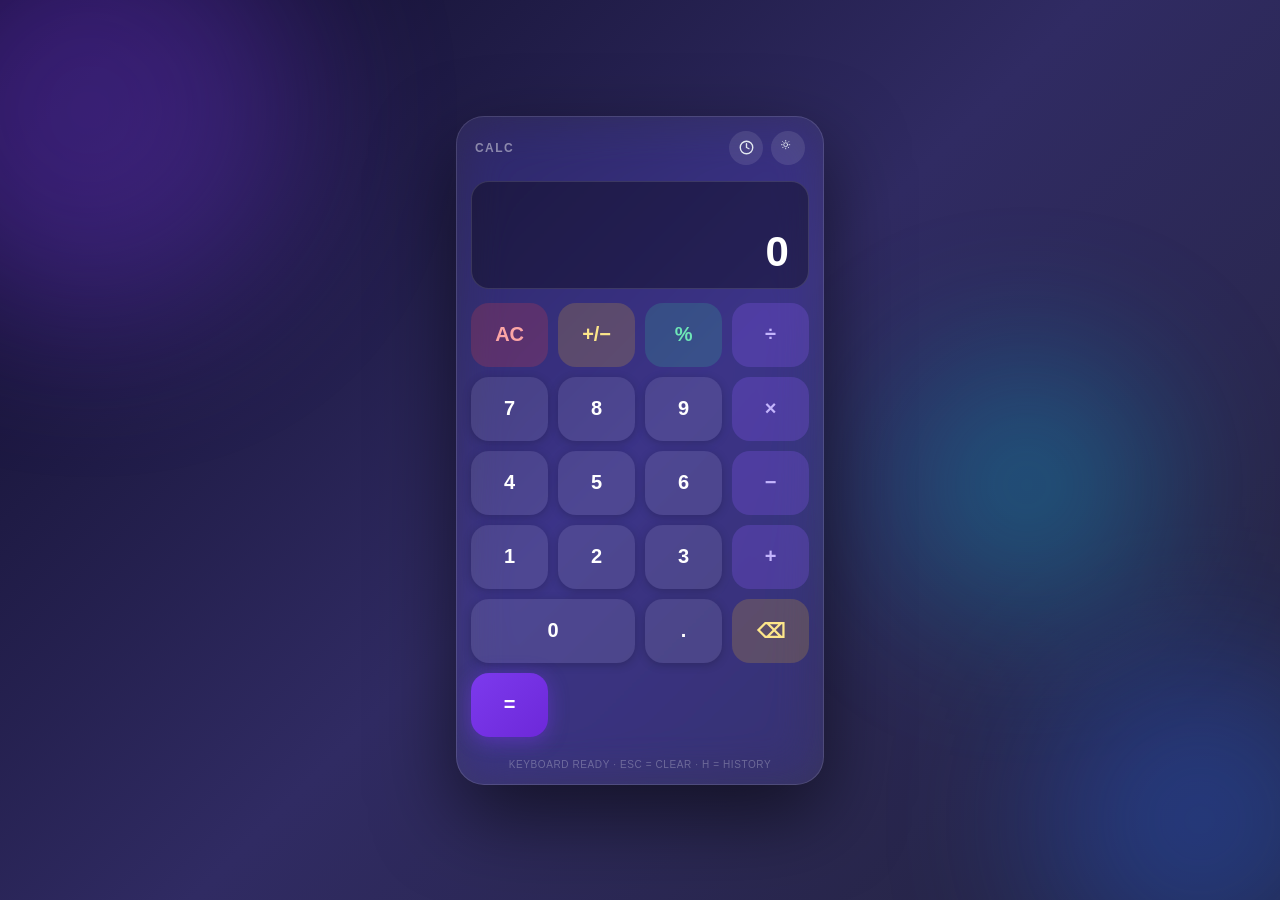
<file: calculator/index.html>
<!DOCTYPE html>
<html lang="en" data-theme="dark">
<head>
  <meta charset="UTF-8" />
  <meta name="viewport" content="width=device-width, initial-scale=1.0" />
  <title>Calculator</title>
  <link rel="stylesheet" href="style.css" />
</head>

<body>

  <!-- Animated Background Orbs -->
  <div class="bg-orbs" aria-hidden="true">
    <div class="orb orb-1"></div>
    <div class="orb orb-2"></div>
    <div class="orb orb-3"></div>
  </div>

  <main class="app" role="main">
    <div class="calc-card">

      <!-- Top Bar -->
      <div class="top-bar">
        <span class="app-title">Calc</span>
        <div class="top-actions">

          <!-- History Toggle Button -->
          <button class="icon-btn" id="hist-toggle-btn" title="History (H)" aria-label="Toggle history">
            <svg width="15" height="15" viewBox="0 0 24 24" fill="none" stroke="currentColor" stroke-width="2.2" stroke-linecap="round" stroke-linejoin="round">
              <circle cx="12" cy="12" r="10"/><polyline points="12 6 12 12 16 14"/>
            </svg>
          </button>

          <!-- Theme Toggle Button -->
          <button class="icon-btn" id="theme-btn" title="Toggle Theme (T)" aria-label="Toggle theme">
            <svg id="theme-icon" width="15" height="15" viewBox="0 0 24 24" fill="none" stroke="currentColor" stroke-width="2.2" stroke-linecap="round" stroke-linejoin="round">
              <circle cx="12" cy="12" r="5"/>
              <line x1="12" y1="1"  x2="12" y2="3"/>
              <line x1="12" y1="21" x2="12" y2="23"/>
              <line x1="4.22"  y1="4.22"  x2="5.64"  y2="5.64"/>
              <line x1="18.36" y1="18.36" x2="19.78" y2="19.78"/>
              <line x1="1"  y1="12" x2="3"  y2="12"/>
              <line x1="21" y1="12" x2="23" y2="12"/>
              <line x1="4.22"  y1="19.78" x2="5.64"  y2="18.36"/>
              <line x1="18.36" y1="5.64"  x2="19.78" y2="4.22"/>
            </svg>
          </button>

        </div>
      </div>

      <!-- History Panel -->
      <div class="history-panel" id="history-panel" aria-live="polite">
        <div class="history-inner">
          <div class="history-header">
            <span class="history-title">History</span>
            <button class="clear-hist-btn" id="clear-hist-btn">Clear all</button>
          </div>
          <div id="history-list">
            <p class="history-empty">No calculations yet</p>
          </div>
        </div>
        <div class="history-spacer"></div>
      </div>

      <!-- Display -->
      <div class="display" id="display-area">
        <button class="copy-btn" id="copy-btn" title="Copy result">Copy</button>
        <div id="expr-display" aria-label="Expression"></div>
        <div id="result-display" aria-label="Result" aria-live="polite">0</div>
      </div>

      <!-- Button Grid -->
      <div class="btn-grid" role="group" aria-label="Calculator buttons">
        <!-- Row 1 -->
        <button class="btn btn-clear" data-action="clear">AC</button>
        <button class="btn btn-neg"   data-action="negate">+/−</button>
        <button class="btn btn-pct"   data-action="percent">%</button>
        <button class="btn btn-op"    data-action="operator" data-value="÷">÷</button>
        <!-- Row 2 -->
        <button class="btn btn-num"   data-action="digit" data-value="7">7</button>
        <button class="btn btn-num"   data-action="digit" data-value="8">8</button>
        <button class="btn btn-num"   data-action="digit" data-value="9">9</button>
        <button class="btn btn-op"    data-action="operator" data-value="×">×</button>
        <!-- Row 3 -->
        <button class="btn btn-num"   data-action="digit" data-value="4">4</button>
        <button class="btn btn-num"   data-action="digit" data-value="5">5</button>
        <button class="btn btn-num"   data-action="digit" data-value="6">6</button>
        <button class="btn btn-op"    data-action="operator" data-value="−">−</button>
        <!-- Row 4 -->
        <button class="btn btn-num"   data-action="digit" data-value="1">1</button>
        <button class="btn btn-num"   data-action="digit" data-value="2">2</button>
        <button class="btn btn-num"   data-action="digit" data-value="3">3</button>
        <button class="btn btn-op"    data-action="operator" data-value="+">+</button>
        <!-- Row 5 -->
        <button class="btn btn-num btn-zero" data-action="digit" data-value="0">0</button>
        <button class="btn btn-num"   data-action="decimal">.</button>
        <button class="btn btn-del"   data-action="delete">⌫</button>
        <button class="btn btn-eq"    data-action="equals">=</button>
      </div>

      <!-- Footer -->
      <div class="footer">KEYBOARD READY · ESC = CLEAR · H = HISTORY</div>

    </div><!-- .calc-card -->
  </main>

  <!-- Toast Notification -->
  <div class="toast" id="toast" role="alert" aria-live="assertive"></div>

  <script src="script.js"></script>
</body>
</html>
</file>
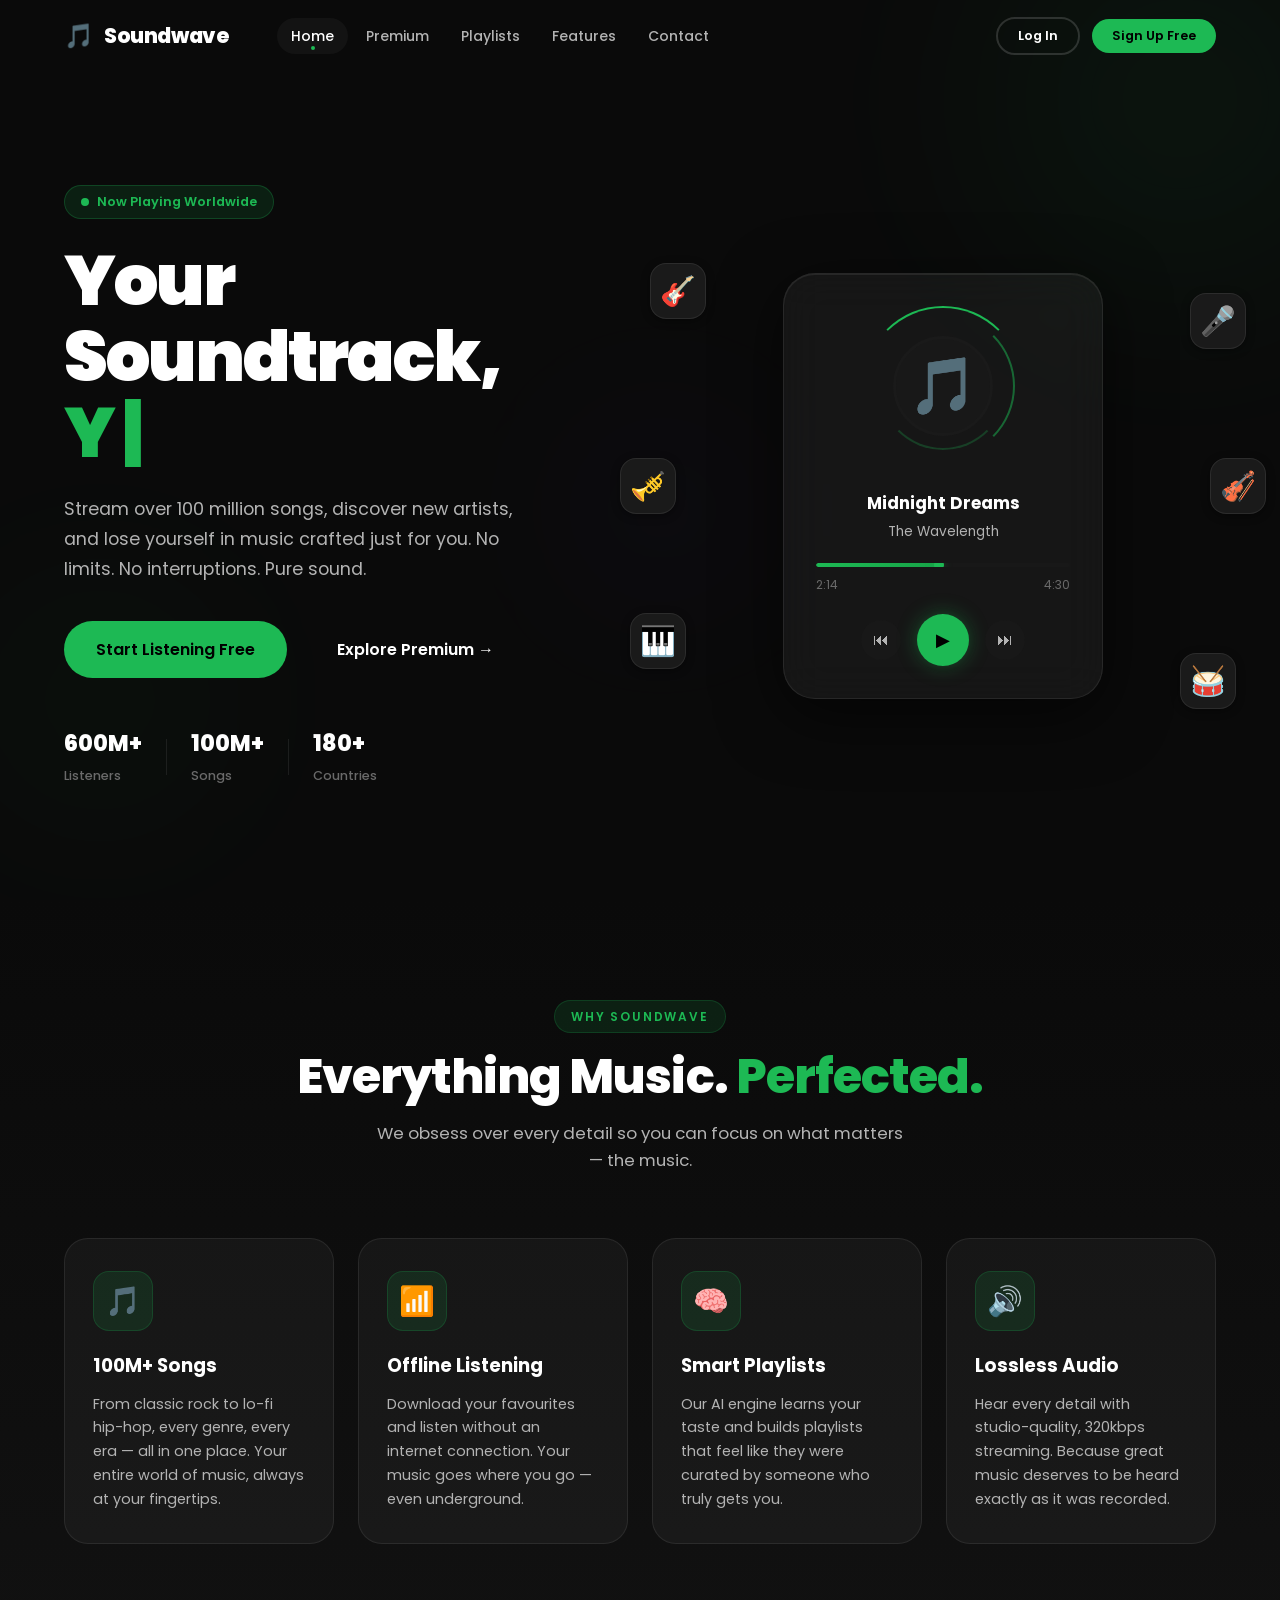
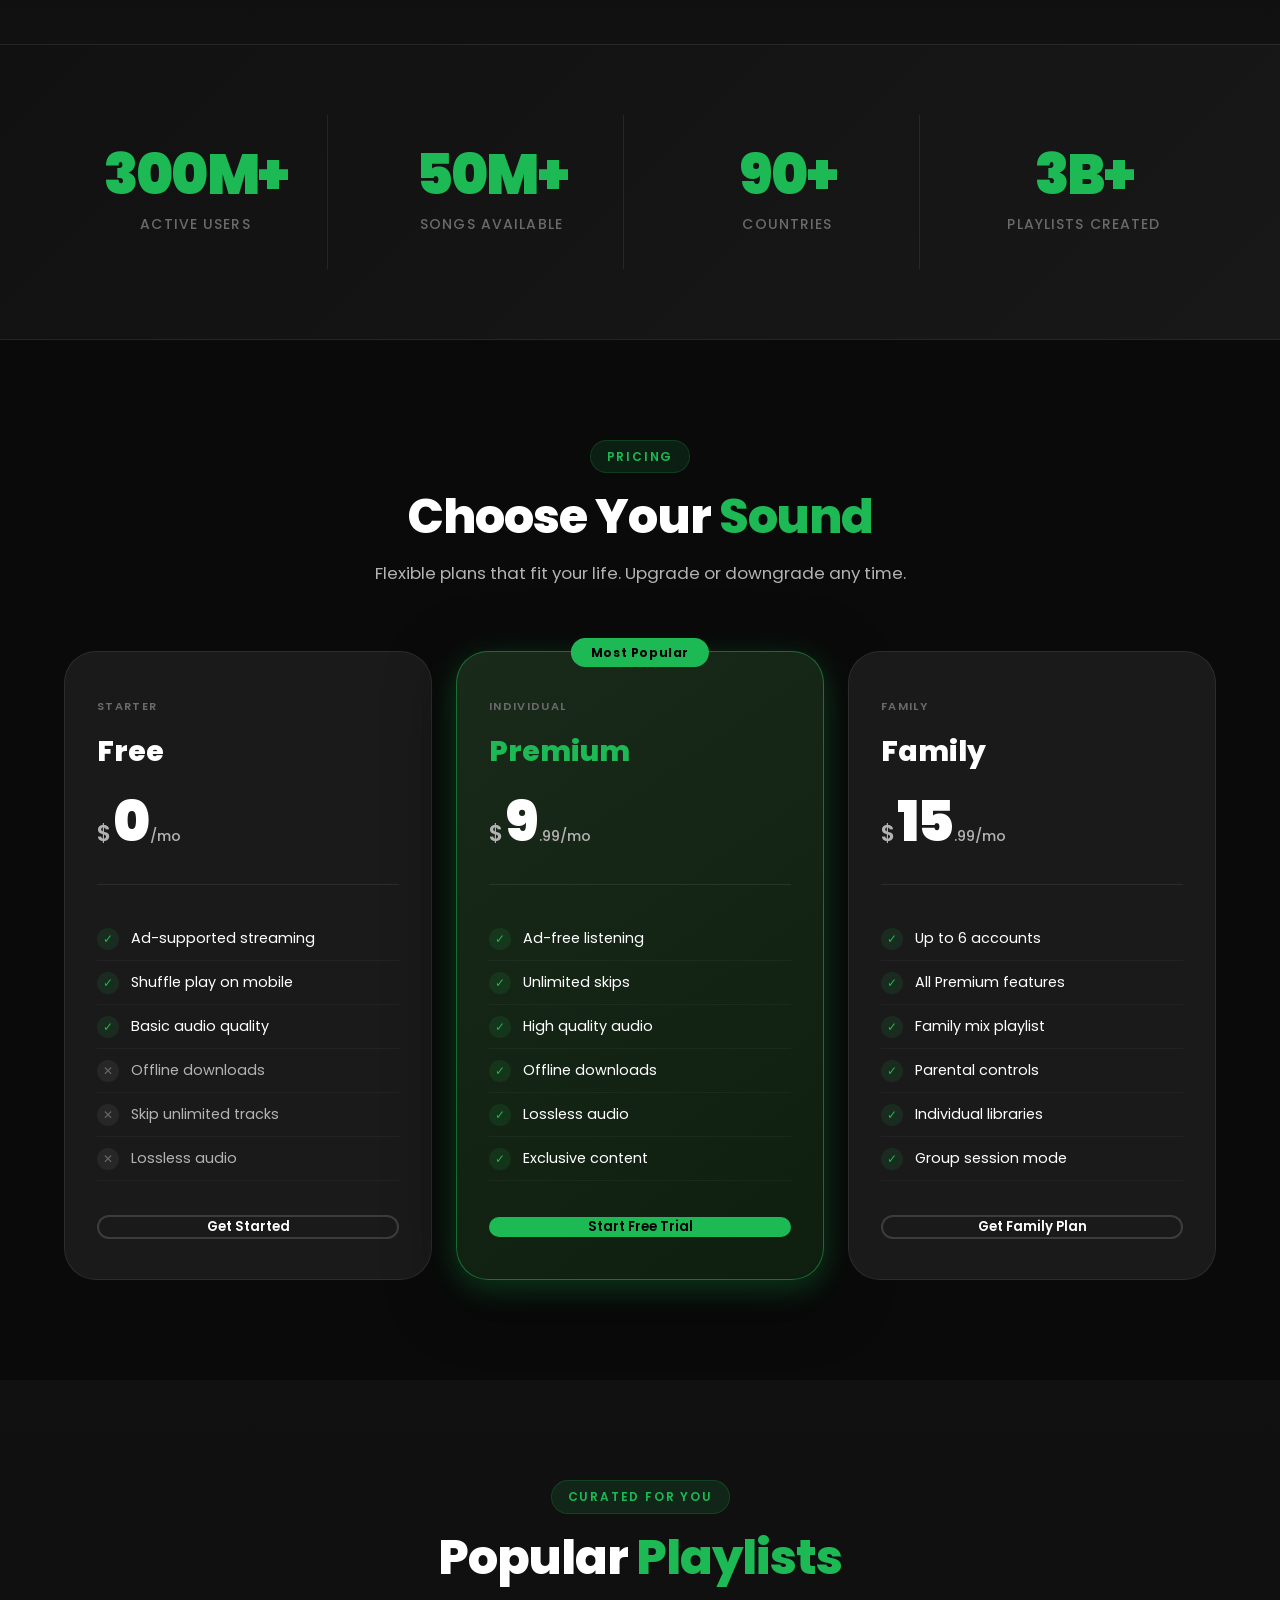
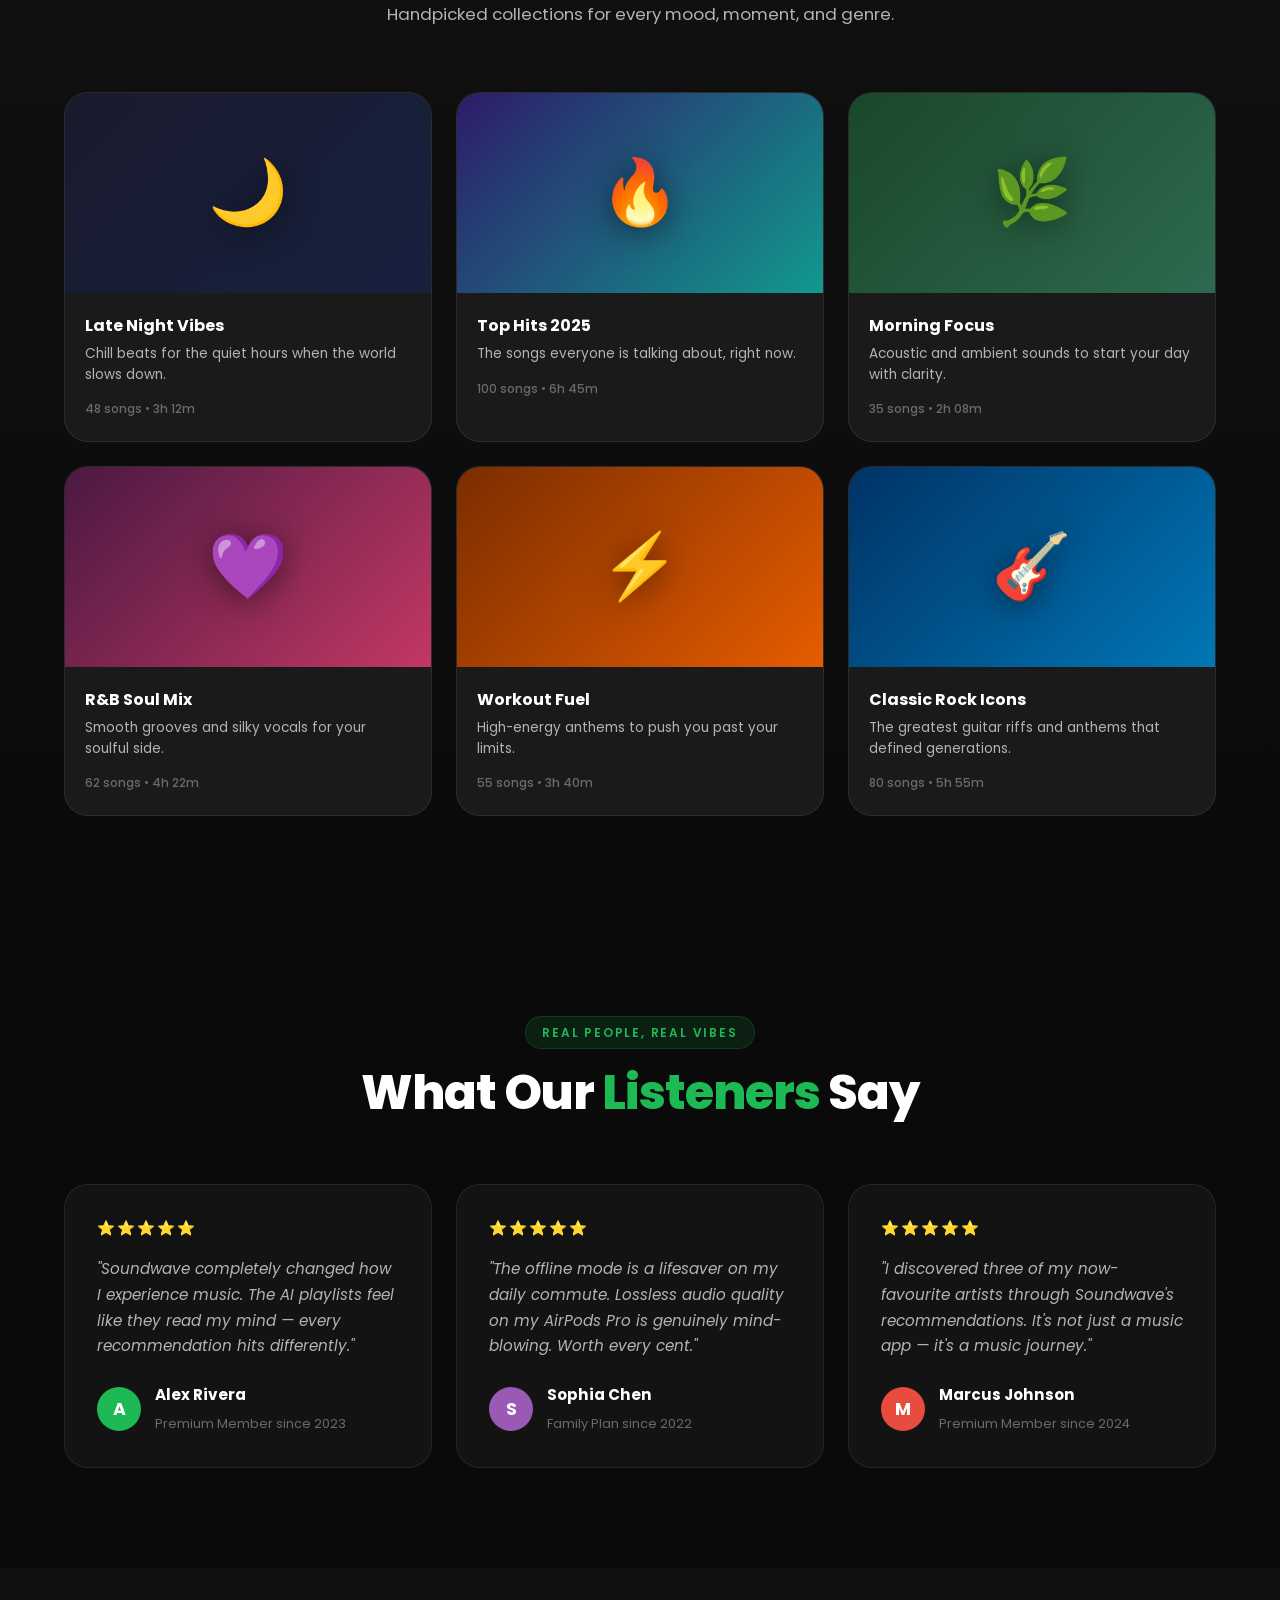
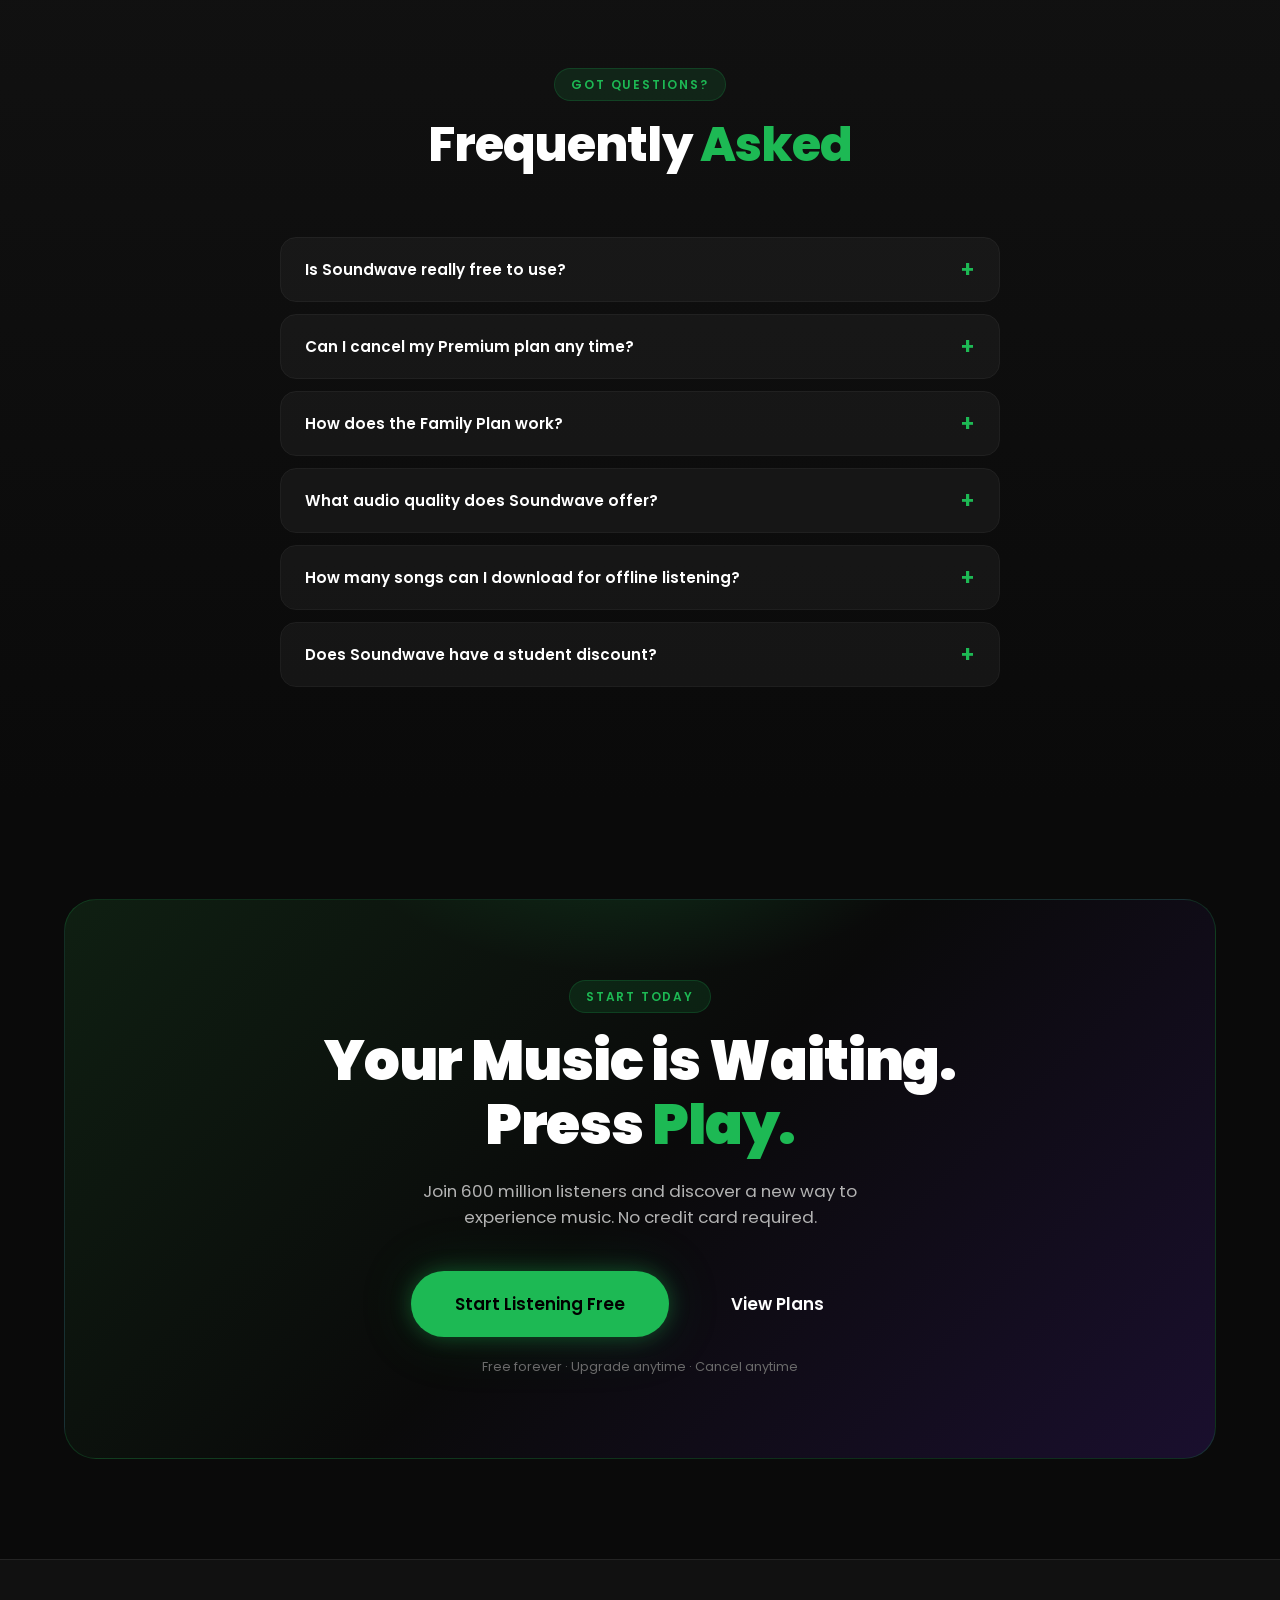
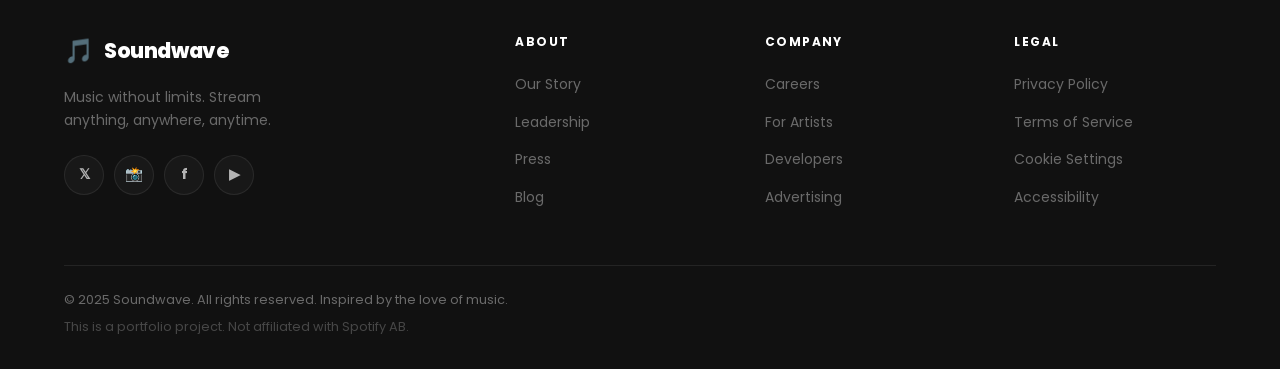
<file: landing page/index.html>
<!DOCTYPE html>
<html lang="en">
<head>
  <meta charset="UTF-8" />
  <meta name="viewport" content="width=device-width, initial-scale=1.0" />
  <title>Soundwave — Music Without Limits</title>
  <link rel="preconnect" href="https://fonts.googleapis.com" />
  <link rel="preconnect" href="https://fonts.gstatic.com" crossorigin />
  <link href="https://fonts.googleapis.com/css2?family=Poppins:wght@300;400;500;600;700;800;900&display=swap" rel="stylesheet" />
  <link rel="stylesheet" href="style.css" />
</head>
<body>

  <!-- ===== LOADING SCREEN ===== -->
  <div id="loading-screen" class="loading-screen">
    <div class="loader-content">
      <div class="loader-logo">
        <span class="loader-icon">🎵</span>
        <span class="loader-brand">Soundwave</span>
      </div>
      <div class="loader-bar-wrap">
        <div class="loader-bar"></div>
      </div>
    </div>
  </div>

  <!-- ===== SCROLL PROGRESS INDICATOR ===== -->
  <div id="scroll-progress" class="scroll-progress"></div>

  <!-- ===== NAVIGATION ===== -->
  <nav id="navbar" class="navbar">
    <div class="nav-container">

      <!-- Logo -->
      <a href="#home" class="nav-logo">
        <span class="nav-logo-icon">🎵</span>
        <span class="nav-logo-text">Soundwave</span>
      </a>

      <!-- Desktop Nav Links -->
      <ul class="nav-links" id="nav-links">
        <li><a href="#home" class="nav-link active">Home</a></li>
        <li><a href="#premium" class="nav-link">Premium</a></li>
        <li><a href="#playlists" class="nav-link">Playlists</a></li>
        <li><a href="#features" class="nav-link">Features</a></li>
        <li><a href="#contact" class="nav-link">Contact</a></li>
      </ul>

      <!-- Nav Right -->
      <div class="nav-right">
        <button class="btn btn-outline btn-sm">Log In</button>
        <button class="btn btn-primary btn-sm">Sign Up Free</button>
      </div>

      <!-- Hamburger Menu -->
      <button class="hamburger" id="hamburger" aria-label="Toggle menu">
        <span class="bar"></span>
        <span class="bar"></span>
        <span class="bar"></span>
      </button>

    </div>
  </nav>

  <!-- ===== HERO SECTION ===== -->
  <section id="home" class="hero">
    <div class="hero-bg-shapes">
      <div class="shape shape-1"></div>
      <div class="shape shape-2"></div>
      <div class="shape shape-3"></div>
    </div>

    <div class="hero-container">
      <!-- Text Content -->
      <div class="hero-content fade-in">
        <div class="hero-badge">
          <span class="badge-dot"></span>
          <span>Now Playing Worldwide</span>
        </div>

        <h1 class="hero-heading">
          Your Soundtrack,<br />
          <span class="typed-text" id="typed-text"></span>
          <span class="typed-cursor">|</span>
        </h1>

        <p class="hero-desc">
          Stream over 100 million songs, discover new artists, and lose yourself in music crafted just for you. No limits. No interruptions. Pure sound.
        </p>

        <div class="hero-actions">
          <button class="btn btn-primary btn-lg ripple">Start Listening Free</button>
          <button class="btn btn-ghost btn-lg">Explore Premium →</button>
        </div>

        <div class="hero-stats">
          <div class="hero-stat">
            <strong>600M+</strong>
            <span>Listeners</span>
          </div>
          <div class="stat-divider"></div>
          <div class="hero-stat">
            <strong>100M+</strong>
            <span>Songs</span>
          </div>
          <div class="stat-divider"></div>
          <div class="hero-stat">
            <strong>180+</strong>
            <span>Countries</span>
          </div>
        </div>
      </div>

      <!-- Hero Visual -->
      <div class="hero-visual fade-in delay-300">
        <div class="player-card">
          <div class="player-album">
            <div class="album-art">
              <div class="album-rings">
                <div class="ring ring-1"></div>
                <div class="ring ring-2"></div>
                <div class="ring ring-3"></div>
              </div>
              <div class="album-center">🎵</div>
            </div>
          </div>
          <div class="player-info">
            <p class="player-track">Midnight Dreams</p>
            <p class="player-artist">The Wavelength</p>
          </div>
          <div class="player-progress">
            <div class="progress-bar">
              <div class="progress-fill"></div>
            </div>
            <div class="progress-times">
              <span>2:14</span>
              <span>4:30</span>
            </div>
          </div>
          <div class="player-controls">
            <button class="ctrl-btn">⏮</button>
            <button class="ctrl-btn ctrl-play">▶</button>
            <button class="ctrl-btn">⏭</button>
          </div>
        </div>

        <!-- Floating music icons -->
        <div class="float-icon float-1">🎸</div>
        <div class="float-icon float-2">🎤</div>
        <div class="float-icon float-3">🎹</div>
        <div class="float-icon float-4">🥁</div>
        <div class="float-icon float-5">🎺</div>
        <div class="float-icon float-6">🎻</div>
      </div>
    </div>
  </section>

  <!-- ===== FEATURES SECTION ===== -->
  <section id="features" class="section features">
    <div class="container">
      <div class="section-header fade-in">
        <span class="section-label">Why Soundwave</span>
        <h2 class="section-title">Everything Music. <span class="text-accent">Perfected.</span></h2>
        <p class="section-desc">We obsess over every detail so you can focus on what matters — the music.</p>
      </div>

      <div class="features-grid">

        <div class="feature-card fade-in delay-100">
          <div class="feature-icon-wrap">
            <span class="feature-icon">🎵</span>
          </div>
          <h3 class="feature-title">100M+ Songs</h3>
          <p class="feature-desc">From classic rock to lo-fi hip-hop, every genre, every era — all in one place. Your entire world of music, always at your fingertips.</p>
        </div>

        <div class="feature-card fade-in delay-200">
          <div class="feature-icon-wrap">
            <span class="feature-icon">📶</span>
          </div>
          <h3 class="feature-title">Offline Listening</h3>
          <p class="feature-desc">Download your favourites and listen without an internet connection. Your music goes where you go — even underground.</p>
        </div>

        <div class="feature-card fade-in delay-300">
          <div class="feature-icon-wrap">
            <span class="feature-icon">🧠</span>
          </div>
          <h3 class="feature-title">Smart Playlists</h3>
          <p class="feature-desc">Our AI engine learns your taste and builds playlists that feel like they were curated by someone who truly gets you.</p>
        </div>

        <div class="feature-card fade-in delay-400">
          <div class="feature-icon-wrap">
            <span class="feature-icon">🔊</span>
          </div>
          <h3 class="feature-title">Lossless Audio</h3>
          <p class="feature-desc">Hear every detail with studio-quality, 320kbps streaming. Because great music deserves to be heard exactly as it was recorded.</p>
        </div>

      </div>
    </div>
  </section>

  <!-- ===== STATISTICS SECTION ===== -->
  <section class="section stats-section">
    <div class="container">
      <div class="stats-grid">
        <div class="stat-card fade-in">
          <span class="stat-number" data-target="600" data-suffix="M+">0</span>
          <span class="stat-label">Active Users</span>
        </div>
        <div class="stat-card fade-in delay-100">
          <span class="stat-number" data-target="100" data-suffix="M+">0</span>
          <span class="stat-label">Songs Available</span>
        </div>
        <div class="stat-card fade-in delay-200">
          <span class="stat-number" data-target="180" data-suffix="+">0</span>
          <span class="stat-label">Countries</span>
        </div>
        <div class="stat-card fade-in delay-300">
          <span class="stat-number" data-target="5" data-suffix="B+">0</span>
          <span class="stat-label">Playlists Created</span>
        </div>
      </div>
    </div>
  </section>

  <!-- ===== PREMIUM PLANS SECTION ===== -->
  <section id="premium" class="section premium-section">
    <div class="container">
      <div class="section-header fade-in">
        <span class="section-label">Pricing</span>
        <h2 class="section-title">Choose Your <span class="text-accent">Sound</span></h2>
        <p class="section-desc">Flexible plans that fit your life. Upgrade or downgrade any time.</p>
      </div>

      <div class="plans-grid">

        <!-- Free Plan -->
        <div class="plan-card fade-in delay-100">
          <div class="plan-header">
            <span class="plan-badge">Starter</span>
            <h3 class="plan-name">Free</h3>
            <div class="plan-price">
              <span class="price-currency">$</span>
              <span class="price-amount">0</span>
              <span class="price-period">/mo</span>
            </div>
          </div>
          <ul class="plan-features">
            <li class="plan-feature plan-feature--yes">Ad-supported streaming</li>
            <li class="plan-feature plan-feature--yes">Shuffle play on mobile</li>
            <li class="plan-feature plan-feature--yes">Basic audio quality</li>
            <li class="plan-feature plan-feature--no">Offline downloads</li>
            <li class="plan-feature plan-feature--no">Skip unlimited tracks</li>
            <li class="plan-feature plan-feature--no">Lossless audio</li>
          </ul>
          <button class="btn btn-outline btn-full ripple">Get Started</button>
        </div>

        <!-- Individual Premium (highlighted) -->
        <div class="plan-card plan-card--featured fade-in delay-200">
          <div class="plan-popular-badge">Most Popular</div>
          <div class="plan-header">
            <span class="plan-badge">Individual</span>
            <h3 class="plan-name">Premium</h3>
            <div class="plan-price">
              <span class="price-currency">$</span>
              <span class="price-amount">9</span>
              <span class="price-period">.99/mo</span>
            </div>
          </div>
          <ul class="plan-features">
            <li class="plan-feature plan-feature--yes">Ad-free listening</li>
            <li class="plan-feature plan-feature--yes">Unlimited skips</li>
            <li class="plan-feature plan-feature--yes">High quality audio</li>
            <li class="plan-feature plan-feature--yes">Offline downloads</li>
            <li class="plan-feature plan-feature--yes">Lossless audio</li>
            <li class="plan-feature plan-feature--yes">Exclusive content</li>
          </ul>
          <button class="btn btn-primary btn-full ripple">Start Free Trial</button>
        </div>

        <!-- Family Plan -->
        <div class="plan-card fade-in delay-300">
          <div class="plan-header">
            <span class="plan-badge">Family</span>
            <h3 class="plan-name">Family</h3>
            <div class="plan-price">
              <span class="price-currency">$</span>
              <span class="price-amount">15</span>
              <span class="price-period">.99/mo</span>
            </div>
          </div>
          <ul class="plan-features">
            <li class="plan-feature plan-feature--yes">Up to 6 accounts</li>
            <li class="plan-feature plan-feature--yes">All Premium features</li>
            <li class="plan-feature plan-feature--yes">Family mix playlist</li>
            <li class="plan-feature plan-feature--yes">Parental controls</li>
            <li class="plan-feature plan-feature--yes">Individual libraries</li>
            <li class="plan-feature plan-feature--yes">Group session mode</li>
          </ul>
          <button class="btn btn-outline btn-full ripple">Get Family Plan</button>
        </div>

      </div>
    </div>
  </section>

  <!-- ===== PLAYLISTS SECTION ===== -->
  <section id="playlists" class="section playlists-section">
    <div class="container">
      <div class="section-header fade-in">
        <span class="section-label">Curated for You</span>
        <h2 class="section-title">Popular <span class="text-accent">Playlists</span></h2>
        <p class="section-desc">Handpicked collections for every mood, moment, and genre.</p>
      </div>

      <div class="playlists-grid">

        <div class="playlist-card fade-in delay-100">
          <div class="playlist-cover" style="--cover-color: #1a1a2e; --cover-color2: #16213e;">
            <div class="playlist-cover-art">🌙</div>
            <div class="playlist-play-btn">▶</div>
          </div>
          <div class="playlist-info">
            <h4 class="playlist-title">Late Night Vibes</h4>
            <p class="playlist-desc">Chill beats for the quiet hours when the world slows down.</p>
            <span class="playlist-meta">48 songs • 3h 12m</span>
          </div>
        </div>

        <div class="playlist-card fade-in delay-150">
          <div class="playlist-cover" style="--cover-color: #2d1b69; --cover-color2: #11998e;">
            <div class="playlist-cover-art">🔥</div>
            <div class="playlist-play-btn">▶</div>
          </div>
          <div class="playlist-info">
            <h4 class="playlist-title">Top Hits 2025</h4>
            <p class="playlist-desc">The songs everyone is talking about, right now.</p>
            <span class="playlist-meta">100 songs • 6h 45m</span>
          </div>
        </div>

        <div class="playlist-card fade-in delay-200">
          <div class="playlist-cover" style="--cover-color: #1a472a; --cover-color2: #2d6a4f;">
            <div class="playlist-cover-art">🌿</div>
            <div class="playlist-play-btn">▶</div>
          </div>
          <div class="playlist-info">
            <h4 class="playlist-title">Morning Focus</h4>
            <p class="playlist-desc">Acoustic and ambient sounds to start your day with clarity.</p>
            <span class="playlist-meta">35 songs • 2h 08m</span>
          </div>
        </div>

        <div class="playlist-card fade-in delay-250">
          <div class="playlist-cover" style="--cover-color: #4a1942; --cover-color2: #c33764;">
            <div class="playlist-cover-art">💜</div>
            <div class="playlist-play-btn">▶</div>
          </div>
          <div class="playlist-info">
            <h4 class="playlist-title">R&B Soul Mix</h4>
            <p class="playlist-desc">Smooth grooves and silky vocals for your soulful side.</p>
            <span class="playlist-meta">62 songs • 4h 22m</span>
          </div>
        </div>

        <div class="playlist-card fade-in delay-300">
          <div class="playlist-cover" style="--cover-color: #7b2d00; --cover-color2: #e65c00;">
            <div class="playlist-cover-art">⚡</div>
            <div class="playlist-play-btn">▶</div>
          </div>
          <div class="playlist-info">
            <h4 class="playlist-title">Workout Fuel</h4>
            <p class="playlist-desc">High-energy anthems to push you past your limits.</p>
            <span class="playlist-meta">55 songs • 3h 40m</span>
          </div>
        </div>

        <div class="playlist-card fade-in delay-350">
          <div class="playlist-cover" style="--cover-color: #003366; --cover-color2: #0077b6;">
            <div class="playlist-cover-art">🎸</div>
            <div class="playlist-play-btn">▶</div>
          </div>
          <div class="playlist-info">
            <h4 class="playlist-title">Classic Rock Icons</h4>
            <p class="playlist-desc">The greatest guitar riffs and anthems that defined generations.</p>
            <span class="playlist-meta">80 songs • 5h 55m</span>
          </div>
        </div>

      </div>
    </div>
  </section>

  <!-- ===== TESTIMONIALS SECTION ===== -->
  <section class="section testimonials-section">
    <div class="container">
      <div class="section-header fade-in">
        <span class="section-label">Real People, Real Vibes</span>
        <h2 class="section-title">What Our <span class="text-accent">Listeners</span> Say</h2>
      </div>

      <div class="testimonials-grid">

        <div class="testimonial-card fade-in delay-100">
          <div class="testimonial-rating">⭐⭐⭐⭐⭐</div>
          <p class="testimonial-text">"Soundwave completely changed how I experience music. The AI playlists feel like they read my mind — every recommendation hits differently."</p>
          <div class="testimonial-author">
            <div class="author-avatar" style="--avatar-bg: #1DB954;">A</div>
            <div class="author-info">
              <strong>Alex Rivera</strong>
              <span>Premium Member since 2023</span>
            </div>
          </div>
        </div>

        <div class="testimonial-card fade-in delay-200">
          <div class="testimonial-rating">⭐⭐⭐⭐⭐</div>
          <p class="testimonial-text">"The offline mode is a lifesaver on my daily commute. Lossless audio quality on my AirPods Pro is genuinely mind-blowing. Worth every cent."</p>
          <div class="testimonial-author">
            <div class="author-avatar" style="--avatar-bg: #9b59b6;">S</div>
            <div class="author-info">
              <strong>Sophia Chen</strong>
              <span>Family Plan since 2022</span>
            </div>
          </div>
        </div>

        <div class="testimonial-card fade-in delay-300">
          <div class="testimonial-rating">⭐⭐⭐⭐⭐</div>
          <p class="testimonial-text">"I discovered three of my now-favourite artists through Soundwave's recommendations. It's not just a music app — it's a music journey."</p>
          <div class="testimonial-author">
            <div class="author-avatar" style="--avatar-bg: #e74c3c;">M</div>
            <div class="author-info">
              <strong>Marcus Johnson</strong>
              <span>Premium Member since 2024</span>
            </div>
          </div>
        </div>

      </div>
    </div>
  </section>

  <!-- ===== FAQ SECTION ===== -->
  <section id="contact" class="section faq-section">
    <div class="container">
      <div class="section-header fade-in">
        <span class="section-label">Got Questions?</span>
        <h2 class="section-title">Frequently <span class="text-accent">Asked</span></h2>
      </div>

      <div class="faq-list fade-in delay-100">

        <div class="faq-item">
          <button class="faq-question">
            <span>Is Soundwave really free to use?</span>
            <span class="faq-icon">+</span>
          </button>
          <div class="faq-answer">
            <p>Yes! The free tier gives you access to the full music library with ad-supported streaming. You can listen on any device, discover new music, and follow artists — completely free. Upgrade to Premium any time to remove ads and unlock all features.</p>
          </div>
        </div>

        <div class="faq-item">
          <button class="faq-question">
            <span>Can I cancel my Premium plan any time?</span>
            <span class="faq-icon">+</span>
          </button>
          <div class="faq-answer">
            <p>Absolutely. There are no long-term contracts or cancellation fees. You can cancel your subscription at any time from your account settings, and you'll keep your Premium benefits until the end of your billing period.</p>
          </div>
        </div>

        <div class="faq-item">
          <button class="faq-question">
            <span>How does the Family Plan work?</span>
            <span class="faq-icon">+</span>
          </button>
          <div class="faq-answer">
            <p>The Family Plan supports up to 6 individual accounts, each with their own library, playlists, and personalised recommendations. All accounts must reside at the same address. Each member gets full Premium features independently.</p>
          </div>
        </div>

        <div class="faq-item">
          <button class="faq-question">
            <span>What audio quality does Soundwave offer?</span>
            <span class="faq-icon">+</span>
          </button>
          <div class="faq-answer">
            <p>Free users get standard quality (128kbps). Premium subscribers enjoy high quality (320kbps AAC) and Lossless Audio (FLAC, up to 24-bit/192kHz) on supported devices. We also offer Spatial Audio on compatible headphones.</p>
          </div>
        </div>

        <div class="faq-item">
          <button class="faq-question">
            <span>How many songs can I download for offline listening?</span>
            <span class="faq-icon">+</span>
          </button>
          <div class="faq-answer">
            <p>Premium subscribers can download up to 10,000 songs per device, across up to 5 devices. Downloads stay available as long as your Premium subscription is active. We store them securely on your device so you own your listening experience.</p>
          </div>
        </div>

        <div class="faq-item">
          <button class="faq-question">
            <span>Does Soundwave have a student discount?</span>
            <span class="faq-icon">+</span>
          </button>
          <div class="faq-answer">
            <p>Yes! Verified students get Premium for just $4.99/month — that's 50% off the regular price. Verification is handled through SheerID with your university email address. The discount is renewable annually while you remain enrolled.</p>
          </div>
        </div>

      </div>
    </div>
  </section>

  <!-- ===== CALL TO ACTION SECTION ===== -->
  <section class="section cta-section">
    <div class="container">
      <div class="cta-card fade-in">
        <div class="cta-glow"></div>
        <span class="section-label">Start Today</span>
        <h2 class="cta-heading">Your Music is Waiting.<br />Press <span class="text-accent">Play.</span></h2>
        <p class="cta-desc">Join 600 million listeners and discover a new way to experience music. No credit card required.</p>
        <div class="cta-actions">
          <button class="btn btn-primary btn-xl ripple glow-btn">Start Listening Free</button>
          <button class="btn btn-ghost btn-xl">View Plans</button>
        </div>
        <p class="cta-fine">Free forever · Upgrade anytime · Cancel anytime</p>
      </div>
    </div>
  </section>

  <!-- ===== FOOTER ===== -->
  <footer class="footer">
    <div class="container">
      <div class="footer-grid">

        <!-- Brand Column -->
        <div class="footer-brand">
          <a href="#home" class="nav-logo footer-logo">
            <span class="nav-logo-icon">🎵</span>
            <span class="nav-logo-text">Soundwave</span>
          </a>
          <p class="footer-tagline">Music without limits. Stream anything, anywhere, anytime.</p>
          <div class="footer-socials">
            <a href="#" class="social-btn" aria-label="Twitter">𝕏</a>
            <a href="#" class="social-btn" aria-label="Instagram">📸</a>
            <a href="#" class="social-btn" aria-label="Facebook">f</a>
            <a href="#" class="social-btn" aria-label="YouTube">▶</a>
          </div>
        </div>

        <!-- About Column -->
        <div class="footer-col">
          <h4 class="footer-col-title">About</h4>
          <ul class="footer-links">
            <li><a href="#">Our Story</a></li>
            <li><a href="#">Leadership</a></li>
            <li><a href="#">Press</a></li>
            <li><a href="#">Blog</a></li>
          </ul>
        </div>

        <!-- Company Column -->
        <div class="footer-col">
          <h4 class="footer-col-title">Company</h4>
          <ul class="footer-links">
            <li><a href="#">Careers</a></li>
            <li><a href="#">For Artists</a></li>
            <li><a href="#">Developers</a></li>
            <li><a href="#">Advertising</a></li>
          </ul>
        </div>

        <!-- Legal Column -->
        <div class="footer-col">
          <h4 class="footer-col-title">Legal</h4>
          <ul class="footer-links">
            <li><a href="#">Privacy Policy</a></li>
            <li><a href="#">Terms of Service</a></li>
            <li><a href="#">Cookie Settings</a></li>
            <li><a href="#">Accessibility</a></li>
          </ul>
        </div>

      </div>

      <div class="footer-bottom">
        <p>&copy; 2025 Soundwave. All rights reserved. Inspired by the love of music.</p>
        <p class="footer-disclaimer">This is a portfolio project. Not affiliated with Spotify AB.</p>
      </div>
    </div>
  </footer>

  <!-- ===== BACK TO TOP BUTTON ===== -->
  <button id="back-to-top" class="back-to-top" aria-label="Back to top">↑</button>

  <script src="script.js"></script>
</body>
</html>
</file>
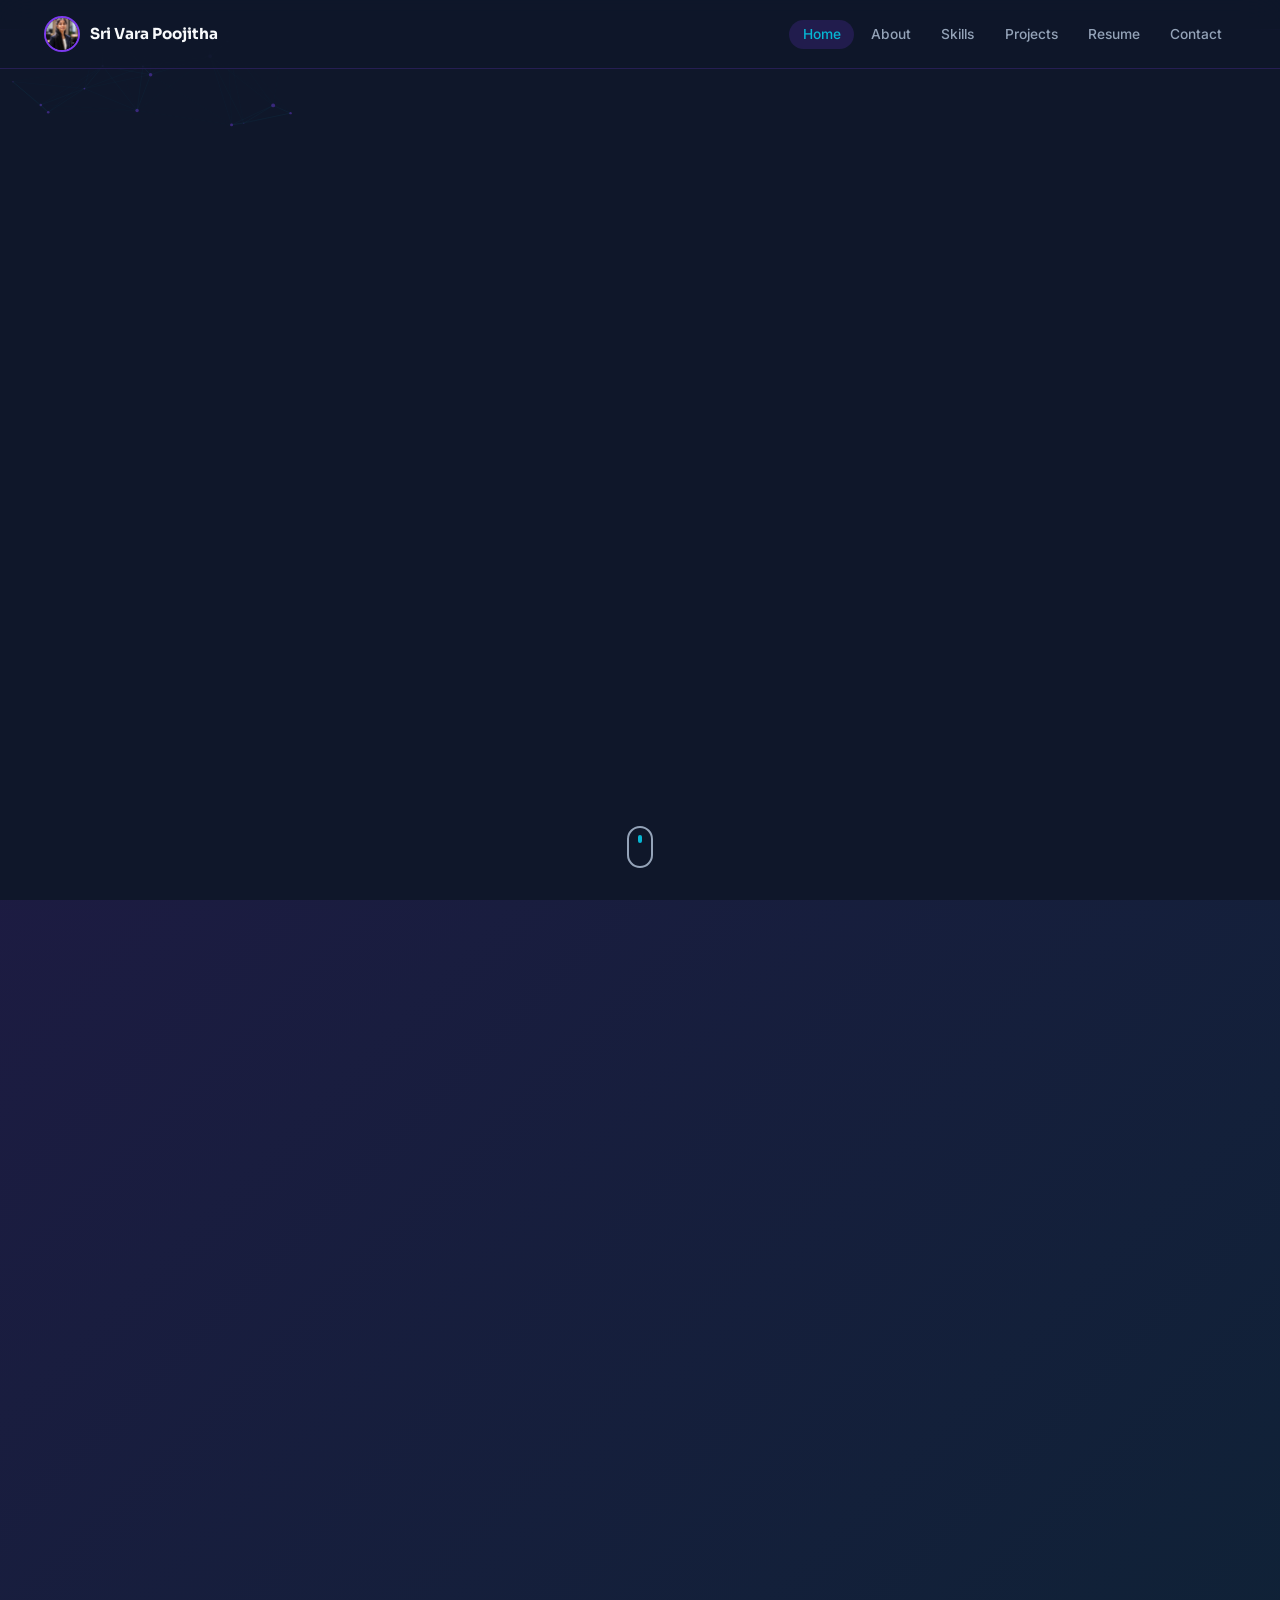
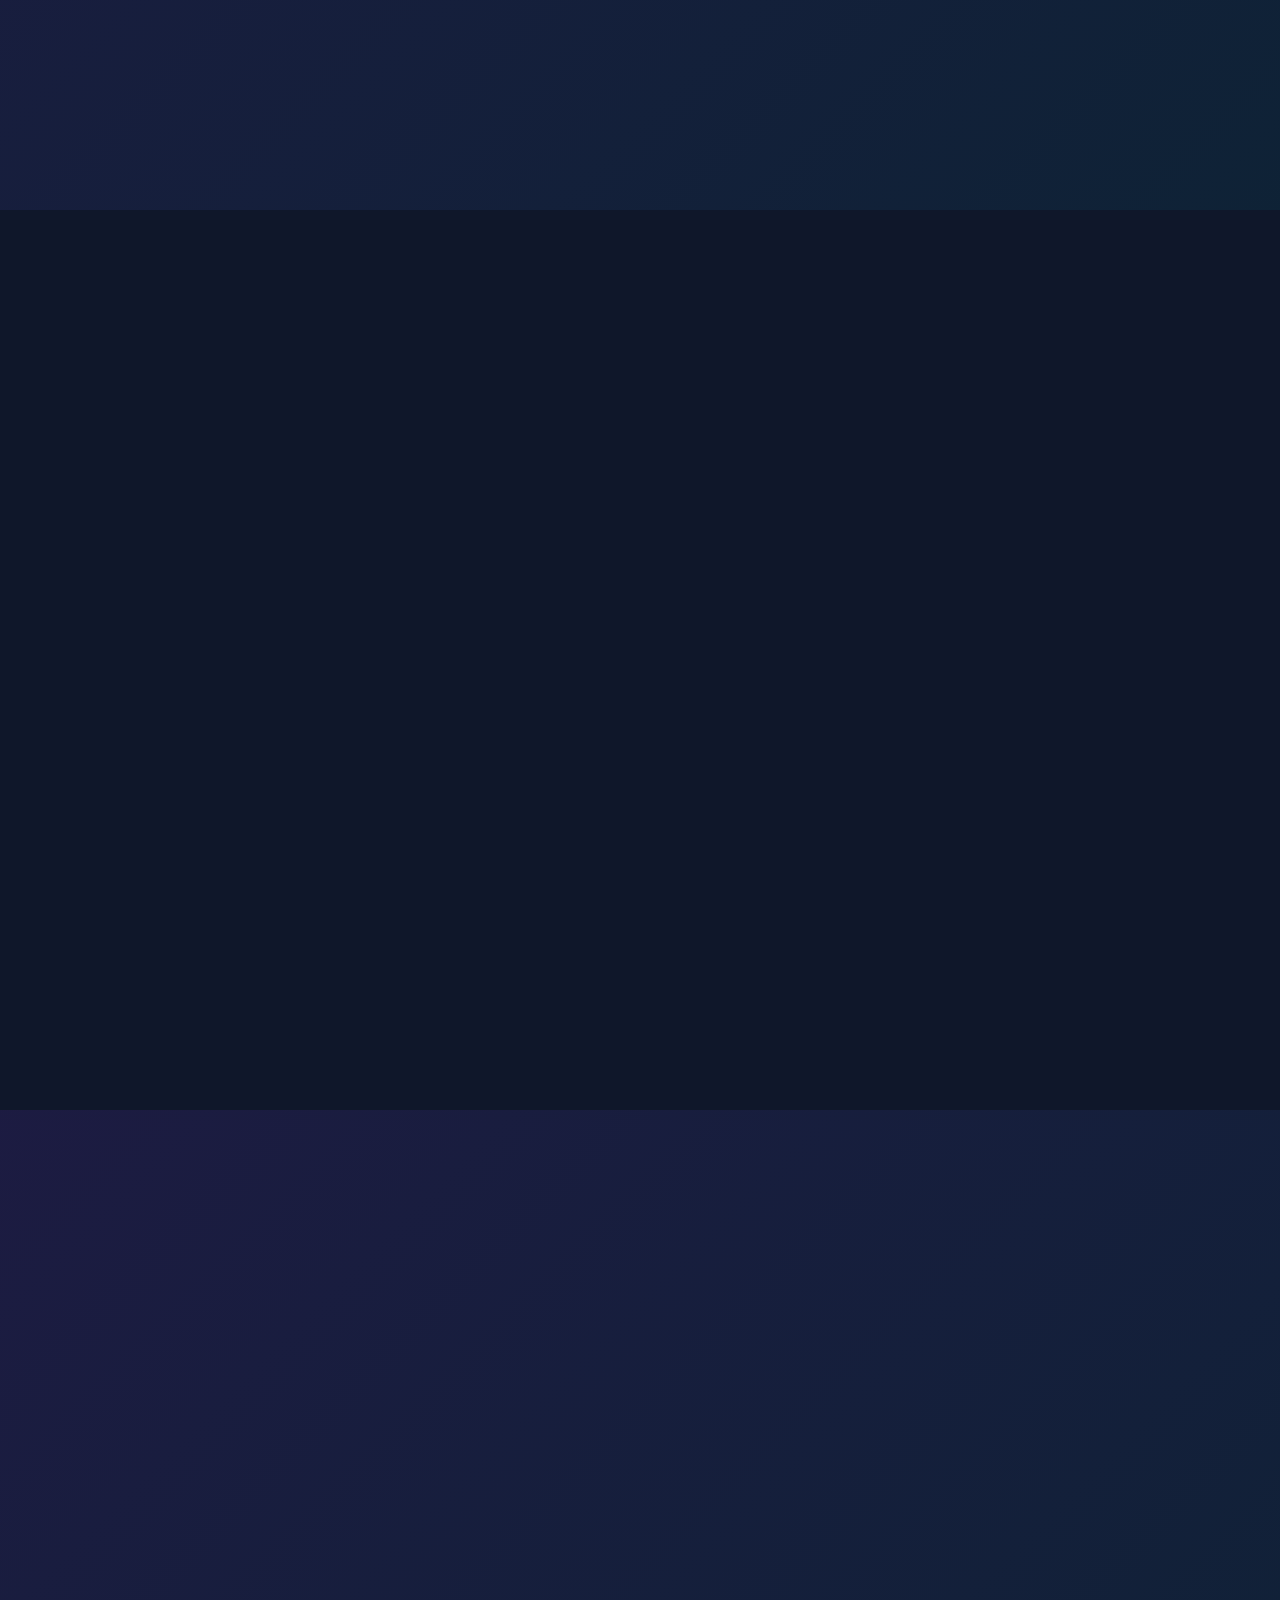
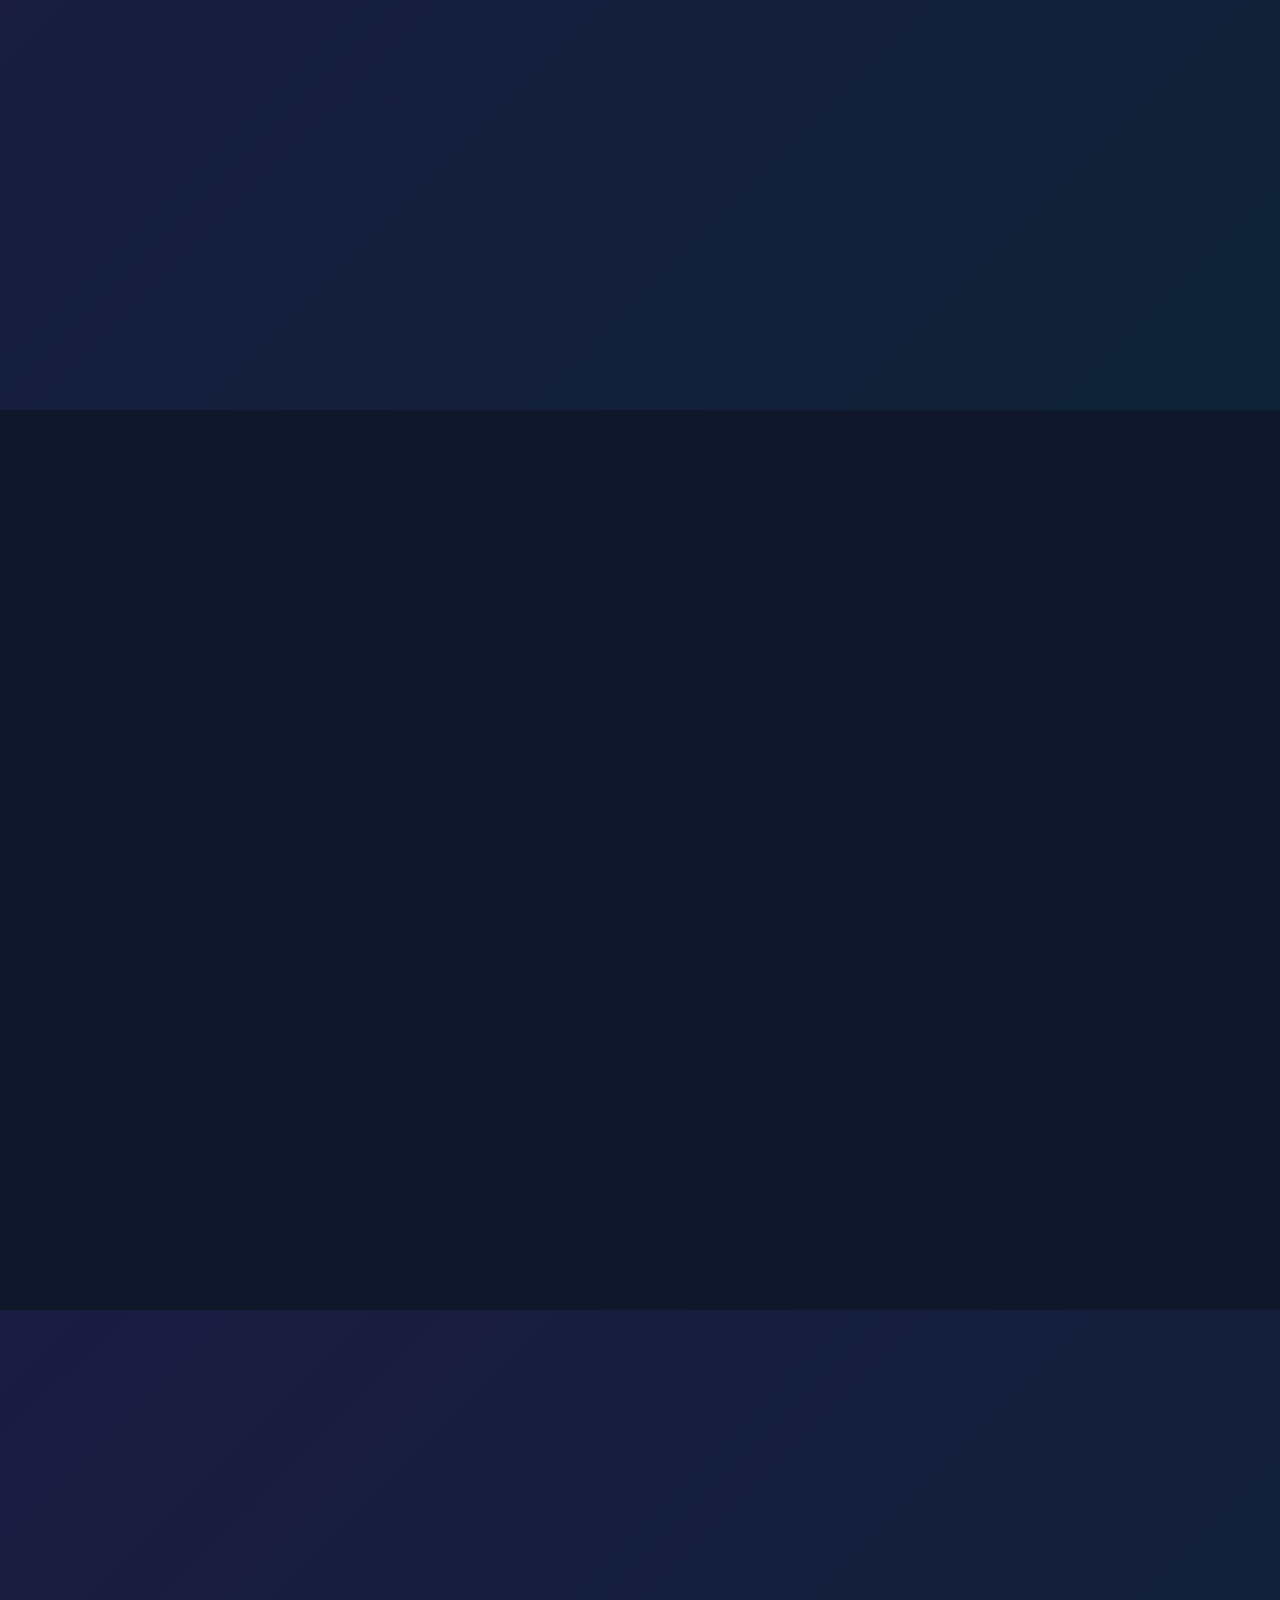
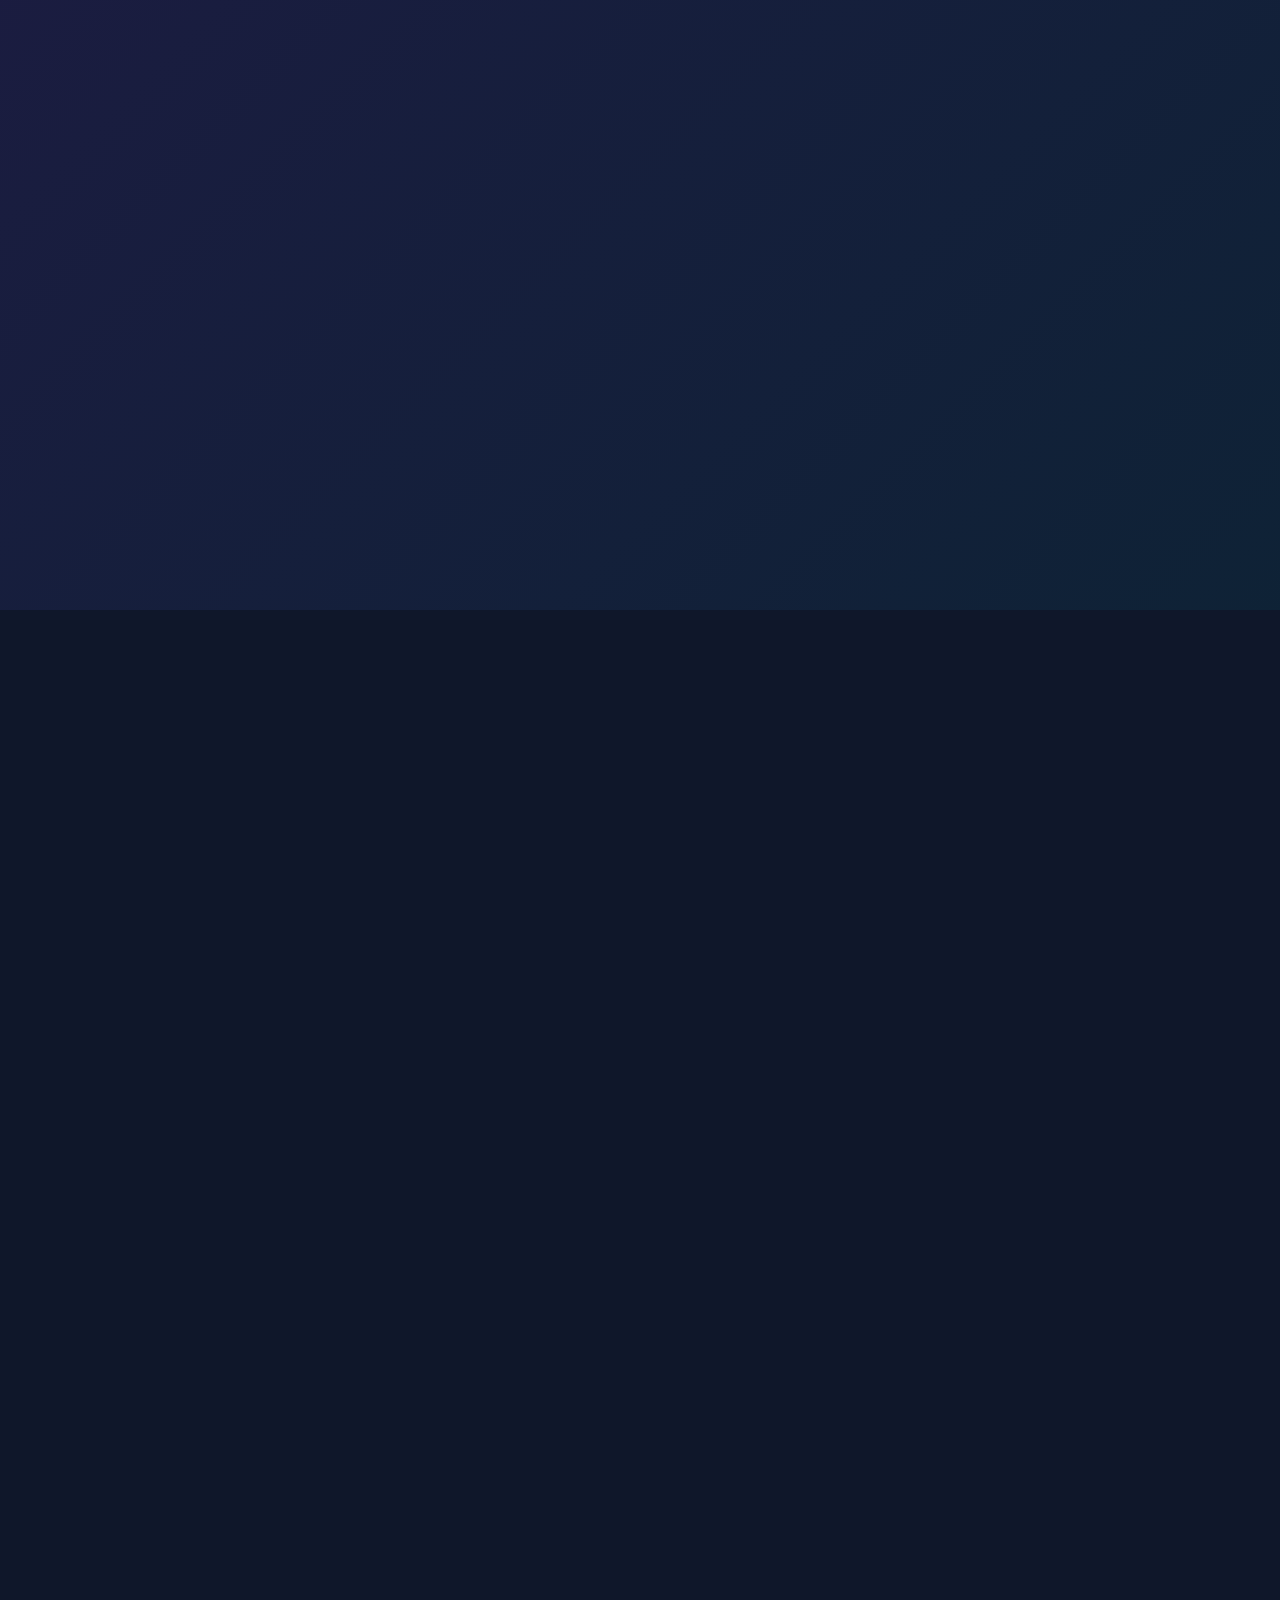
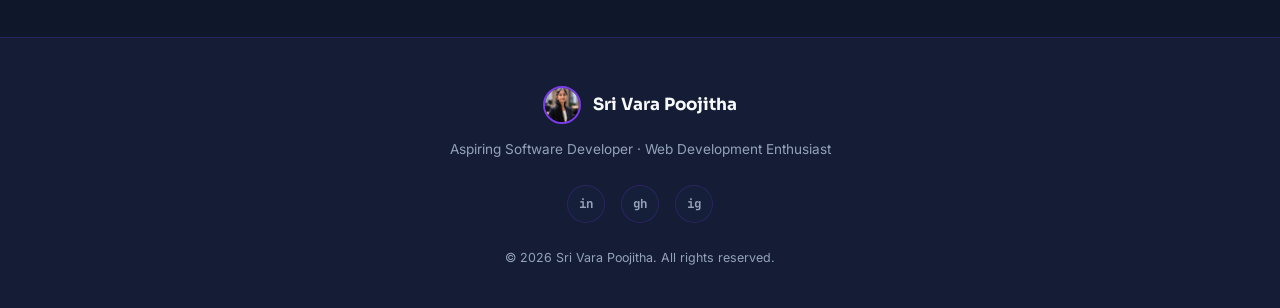
<file: portfolio/index.html>
<!DOCTYPE html>
<html lang="en">
<head>
<meta charset="UTF-8" />
<meta name="viewport" content="width=device-width, initial-scale=1.0" />
<title>Sri Vara Poojitha | Aspiring Software Developer</title>
<meta name="description" content="Portfolio of Ganipisetty Sri Vara Poojitha — B.Tech 2nd year student, aspiring software developer and web development enthusiast." />
<link href="https://fonts.googleapis.com/css2?family=Sora:wght@400;500;600;700;800&family=Inter:wght@300;400;500;600;700&family=JetBrains+Mono:wght@400;500&display=swap" rel="stylesheet" />
<link rel="stylesheet" href="style.css" />
</head>
<body data-page="home">

<!-- ===== LOADING SCREEN ===== -->
<div id="loader" class="loader">
  <div class="loader-inner">
    <div class="loader-photo-ring">
      <img src="images/puji-pic.png" alt="Sri Vara Poojitha" class="loader-photo" />
    </div>
    <div class="loader-bar"><div class="loader-fill"></div></div>
    <p class="loader-text">Crafting Digital Experiences…</p>
  </div>
</div>

<!-- ===== SCROLL PROGRESS ===== -->
<div id="progress" class="progress-bar"></div>

<!-- ===== NAVIGATION ===== -->
<nav id="navbar" class="navbar">
  <div class="nav-inner">
    <a href="#home" class="nav-brand" data-nav="home">
      <img src="images/puji-pic.png" alt="Sri Vara Poojitha" class="nav-photo" />
      <span class="nav-name">Sri Vara Poojitha</span>
    </a>
    <ul class="nav-links">
      <li><a href="#home" class="nav-link active" data-nav="home">Home</a></li>
      <li><a href="#about" class="nav-link" data-nav="about">About</a></li>
      <li><a href="#skills" class="nav-link" data-nav="skills">Skills</a></li>
      <li><a href="#projects" class="nav-link" data-nav="projects">Projects</a></li>
      <li><a href="#resume" class="nav-link" data-nav="resume">Resume</a></li>
      <li><a href="#contact" class="nav-link" data-nav="contact">Contact</a></li>
    </ul>
    <button class="hamburger" id="hamburger" aria-label="Open menu" aria-expanded="false">
      <span></span><span></span><span></span>
    </button>
  </div>
</nav>

<!-- ===== MOBILE MENU ===== -->
<div id="mobileMenu" class="mobile-menu">
  <ul>
    <li><a href="#home" class="mob-link">Home</a></li>
    <li><a href="#about" class="mob-link">About</a></li>
    <li><a href="#skills" class="mob-link">Skills</a></li>
    <li><a href="#projects" class="mob-link">Projects</a></li>
    <li><a href="#resume" class="mob-link">Resume</a></li>
    <li><a href="#contact" class="mob-link">Contact</a></li>
  </ul>
</div>

<main>

  <!-- ===== HERO ===== -->
  <section id="home" class="section hero">
    <canvas id="particles"></canvas>
    <div class="hero-inner">

      <div class="hero-left reveal">
        <p class="hero-greeting">👋 Hello, welcome to my portfolio</p>
        <h1 class="hero-heading">Hi, I'm <span class="grad-text">Sri Vara<br/>Poojitha</span></h1>
        <div class="hero-typing">
          <span id="typingText"></span><span class="type-cursor">|</span>
        </div>
        <p class="hero-para">
          A passionate B.Tech 2nd-year student with a strong interest in software development and web technologies. I enjoy building responsive websites, learning modern tools, and solving real-world problems through code.
        </p>
        <div class="hero-cta">
          <a href="#projects" class="btn btn-primary">View Projects</a>
          <a href="assets/resume.pdf" class="btn btn-secondary" download>Download Resume ⬇</a>
        </div>
      </div>

      <div class="hero-right reveal">
        <div class="hero-shape shape-1"></div>
        <div class="hero-shape shape-2"></div>
        <div class="hero-shape shape-3"></div>
        <div class="hero-photo-wrap">
          <div class="hero-glow"></div>
          <img src="images/puji-pic.png" alt="Sri Vara Poojitha — profile photo" class="hero-photo" />
        </div>
      </div>

    </div>
    <a href="#about" class="scroll-cue" aria-label="Scroll to About section">
      <span></span>
    </a>
  </section>

  <!-- ===== ABOUT ===== -->
  <section id="about" class="section about">
    <div class="container">
      <div class="section-head reveal">
        <p class="eyebrow">Get to know me</p>
        <h2 class="section-title">About <span class="grad-text">Me</span></h2>
      </div>

      <div class="about-grid">
        <div class="about-photo-col reveal">
          <div class="about-photo-frame">
            <img src="images/puji-pic.png" alt="Sri Vara Poojitha" class="about-photo" />
          </div>
        </div>

        <div class="about-text-col reveal">
          <p class="about-para">
            I am a passionate B.Tech student with a strong interest in software development and web technologies. I enjoy building responsive websites, learning modern technologies, and solving real-world problems through technology.
          </p>
          <p class="about-para">
            My goal is to continuously improve my skills and become a successful software engineer capable of creating impactful digital solutions.
          </p>

          <div class="stats-grid">
            <div class="stat-card glass">
              <span class="stat-icon">🎓</span>
              <span class="stat-label">2nd Year B.Tech Student</span>
            </div>
            <div class="stat-card glass">
              <span class="stat-icon">💻</span>
              <span class="stat-label">Web Developer</span>
            </div>
            <div class="stat-card glass">
              <span class="stat-icon">📚</span>
              <span class="stat-label">Lifelong Learner</span>
            </div>
            <div class="stat-card glass">
              <span class="stat-icon">🚀</span>
              <span class="stat-label">Future Software Engineer</span>
            </div>
          </div>
        </div>
      </div>
    </div>
  </section>

  <!-- ===== SKILLS ===== -->
  <section id="skills" class="section skills">
    <div class="container">
      <div class="section-head reveal">
        <p class="eyebrow">What I work with</p>
        <h2 class="section-title">My <span class="grad-text">Skills</span></h2>
      </div>

      <div class="skills-grid">

        <div class="skill-card glass reveal">
          <div class="skill-icon">🌐</div>
          <h3>Frontend Development</h3>
          <div class="skill-bars">
            <div class="skill-row">
              <span class="skill-name">HTML5<em>90%</em></span>
              <div class="skill-track"><div class="skill-fill" data-w="90"></div></div>
            </div>
            <div class="skill-row">
              <span class="skill-name">CSS3<em>85%</em></span>
              <div class="skill-track"><div class="skill-fill" data-w="85"></div></div>
            </div>
            <div class="skill-row">
              <span class="skill-name">JavaScript<em>75%</em></span>
              <div class="skill-track"><div class="skill-fill" data-w="75"></div></div>
            </div>
          </div>
        </div>

        <div class="skill-card glass reveal">
          <div class="skill-icon">⚙️</div>
          <h3>Other Skills</h3>
          <div class="other-tags">
            <span class="other-tag">Responsive Web Design</span>
            <span class="other-tag">Git &amp; GitHub</span>
            <span class="other-tag">Problem Solving</span>
            <span class="other-tag">UI/UX Fundamentals</span>
            <span class="other-tag">Team Collaboration</span>
            <span class="other-tag">Communication Skills</span>
          </div>
        </div>

      </div>
    </div>
  </section>

  <!-- ===== PROJECTS ===== -->
  <section id="projects" class="section projects">
    <div class="container">
      <div class="section-head reveal">
        <p class="eyebrow">What I've built</p>
        <h2 class="section-title">My <span class="grad-text">Projects</span></h2>
      </div>

      <div class="projects-grid">

        <div class="project-card glass reveal">
          <div class="project-thumb thumb-1">
            <span class="project-emoji">🏨</span>
            <div class="project-overlay">
              <a href="#" class="ov-btn">Live Demo</a>
              <a href="https://github.com/srivarapoojitha" target="_blank" rel="noopener" class="ov-btn ov-outline">GitHub</a>
            </div>
          </div>
          <div class="project-body">
            <h3>Luxury Booking Platform Clone</h3>
            <p>A responsive clone of a luxury accommodation and travel booking platform built using HTML, CSS, and JavaScript.</p>
            <div class="project-tags">
              <span class="tech-tag">HTML</span>
              <span class="tech-tag">CSS</span>
              <span class="tech-tag">JavaScript</span>
            </div>
          </div>
        </div>

        <div class="project-card glass reveal">
          <div class="project-thumb thumb-2">
            <span class="project-emoji">💼</span>
            <div class="project-overlay">
              <a href="#" class="ov-btn">Live Demo</a>
              <a href="https://github.com/srivarapoojitha" target="_blank" rel="noopener" class="ov-btn ov-outline">GitHub</a>
            </div>
          </div>
          <div class="project-body">
            <h3>Personal Portfolio Website</h3>
            <p>A modern portfolio showcasing skills, projects, and achievements with premium UI design.</p>
            <div class="project-tags">
              <span class="tech-tag">HTML</span>
              <span class="tech-tag">CSS</span>
              <span class="tech-tag">JavaScript</span>
            </div>
          </div>
        </div>

        <div class="project-card glass reveal">
          <div class="project-thumb thumb-3">
            <span class="project-emoji">💡</span>
            <div class="project-overlay">
              <a href="#" class="ov-btn">Live Demo</a>
              <a href="https://github.com/srivarapoojitha" target="_blank" rel="noopener" class="ov-btn ov-outline">GitHub</a>
            </div>
          </div>
          <div class="project-body">
            <h3>Student Innovation Project</h3>
            <p>A conceptual solution designed to solve real-world challenges using technology and creativity.</p>
            <div class="project-tags">
              <span class="tech-tag">Concept</span>
              <span class="tech-tag">Innovation</span>
            </div>
          </div>
        </div>

      </div>
    </div>
  </section>

  <!-- ===== RESUME ===== -->
  <section id="resume" class="section resume">
    <div class="container">
      <div class="section-head reveal">
        <p class="eyebrow">My credentials</p>
        <h2 class="section-title">My <span class="grad-text">Resume</span></h2>
      </div>

      <div class="resume-card glass reveal">
        <div class="resume-card-left">
          <div class="resume-icon">📄</div>
          <div>
            <h3>Sri Vara Poojitha — Resume</h3>
            <p class="resume-sub">B.Tech CSE · Python · Java · C · Web Development</p>
            <ul class="resume-points">
              <li>CGPA 9.13/10 — PSCMRCET, Vijayawada</li>
              <li>Tata Forage Cybersecurity Internship</li>
              <li>Vision-X &amp; Brain O Vision Hackathons</li>
              <li>3 Professional Certifications</li>
            </ul>
          </div>
        </div>
        <div class="resume-card-right">
          <a href="assets/resume.pdf" class="btn btn-primary" download>Download Resume ⬇</a>
          <a href="assets/resume.pdf" class="btn btn-secondary" target="_blank" rel="noopener">Preview Resume</a>
        </div>
      </div>
    </div>
  </section>

  <!-- ===== ACHIEVEMENTS ===== -->
  <section id="achievements" class="section achievements">
    <div class="container">
      <div class="section-head reveal">
        <p class="eyebrow">Milestones</p>
        <h2 class="section-title">My <span class="grad-text">Achievements</span></h2>
      </div>

      <div class="ach-grid">
        <div class="ach-card glass reveal">
          <div class="ach-icon">🏢</div>
          <h3>Internship Participant</h3>
          <p>Tata Forage — Cybersecurity Virtual Experience</p>
        </div>
        <div class="ach-card glass reveal">
          <div class="ach-icon">📖</div>
          <h3>Continuous Learner</h3>
          <p>3+ certifications in Python, Java &amp; Generative AI</p>
        </div>
        <div class="ach-card glass reveal">
          <div class="ach-icon">🌐</div>
          <h3>Web Development Enthusiast</h3>
          <p>Building responsive, modern web experiences</p>
        </div>
        <div class="ach-card glass reveal">
          <div class="ach-icon">🚀</div>
          <h3>Future Technology Professional</h3>
          <p>Driven to grow into a skilled software engineer</p>
        </div>
      </div>
    </div>
  </section>

  <!-- ===== CONTACT ===== -->
  <section id="contact" class="section contact">
    <div class="container">
      <div class="section-head reveal">
        <p class="eyebrow">Let's connect</p>
        <h2 class="section-title">Get In <span class="grad-text">Touch</span></h2>
      </div>

      <div class="contact-grid">

        <div class="contact-info reveal">
          <h3>Let's build something great together</h3>
          <p>I'm open to internship opportunities, collaborations, and conversations about technology and innovation.</p>

          <div class="contact-items">
            <a href="mailto:srivarapoojithaganipisetty@gmail.com" class="contact-item glass">
              <span class="ci-icon">📧</span>
              <span class="ci-text"><span>Email</span><strong>srivarapoojithaganipisetty@gmail.com</strong></span>
            </a>
            <a href="tel:9059769420" class="contact-item glass">
              <span class="ci-icon">📞</span>
              <span class="ci-text"><span>Phone</span><strong>+91 9059769420</strong></span>
            </a>
            <div class="contact-item glass">
              <span class="ci-icon">📍</span>
              <span class="ci-text"><span>Location</span><strong>Meduru, Krishna District, Andhra Pradesh</strong></span>
            </div>
          </div>

          <div class="social-row">
            <a href="https://linkedin.com/in/sri-vara-poojitha-ganipisetty-579542340" target="_blank" rel="noopener" class="social-circle" aria-label="LinkedIn">
              <svg viewBox="0 0 24 24" fill="currentColor"><path d="M16 8a6 6 0 016 6v7h-4v-7a2 2 0 00-2-2 2 2 0 00-2 2v7h-4v-7a6 6 0 016-6zM2 9h4v12H2z"/><circle cx="4" cy="4" r="2"/></svg>
            </a>
            <a href="https://github.com/srivarapoojitha" target="_blank" rel="noopener" class="social-circle" aria-label="GitHub">
              <svg viewBox="0 0 24 24" fill="currentColor"><path d="M9 19c-5 1.5-5-2.5-7-3m14 6v-3.87a3.37 3.37 0 00-.94-2.61c3.14-.35 6.44-1.54 6.44-7A5.44 5.44 0 0020 4.77 5.07 5.07 0 0019.91 1S18.73.65 16 2.48a13.38 13.38 0 00-7 0C6.27.65 5.09 1 5.09 1A5.07 5.07 0 005 4.77a5.44 5.44 0 00-1.5 3.78c0 5.42 3.3 6.61 6.44 7A3.37 3.37 0 009 18.13V22"/></svg>
            </a>
            <a href="https://instagram.com" target="_blank" rel="noopener" class="social-circle" aria-label="Instagram">
              <svg viewBox="0 0 24 24" fill="none" stroke="currentColor" stroke-width="2"><rect x="2" y="2" width="20" height="20" rx="5"/><circle cx="12" cy="12" r="4"/><circle cx="17.5" cy="6.5" r="1"/></svg>
            </a>
          </div>
        </div>

        <form class="contact-form glass reveal" id="contactForm" novalidate>
          <h3>Send a Message</h3>

          <div class="form-group">
            <label for="cf-name">Your Name</label>
            <input type="text" id="cf-name" name="name" placeholder="John Doe" required />
            <span class="field-error" data-for="cf-name"></span>
          </div>
          <div class="form-group">
            <label for="cf-email">Email Address</label>
            <input type="email" id="cf-email" name="email" placeholder="john@example.com" required />
            <span class="field-error" data-for="cf-email"></span>
          </div>
          <div class="form-group">
            <label for="cf-subject">Subject</label>
            <input type="text" id="cf-subject" name="subject" placeholder="Internship Opportunity" required />
            <span class="field-error" data-for="cf-subject"></span>
          </div>
          <div class="form-group">
            <label for="cf-message">Message</label>
            <textarea id="cf-message" name="message" rows="5" placeholder="Tell me about the opportunity…" required></textarea>
            <span class="field-error" data-for="cf-message"></span>
          </div>

          <button type="submit" class="btn btn-primary btn-full">
            <span id="formBtnText">Send Message</span>
          </button>
          <div id="formSuccess" class="form-success">✅ Message sent! I'll get back to you soon.</div>
        </form>

      </div>
    </div>
  </section>

</main>

<!-- ===== FOOTER ===== -->
<footer class="footer">
  <div class="footer-inner">
    <a href="#home" class="footer-brand">
      <img src="images/puji-pic.png" alt="Sri Vara Poojitha" class="footer-photo" />
      <span>Sri Vara Poojitha</span>
    </a>
    <p class="footer-tag">Aspiring Software Developer · Web Development Enthusiast</p>
    <div class="footer-socials">
      <a href="https://linkedin.com/in/sri-vara-poojitha-ganipisetty-579542340" target="_blank" rel="noopener" aria-label="LinkedIn">in</a>
      <a href="https://github.com/srivarapoojitha" target="_blank" rel="noopener" aria-label="GitHub">gh</a>
      <a href="https://instagram.com" target="_blank" rel="noopener" aria-label="Instagram">ig</a>
    </div>
    <p class="footer-copy">© 2026 Sri Vara Poojitha. All rights reserved.</p>
  </div>
</footer>

<!-- ===== BACK TO TOP ===== -->
<button id="backToTop" class="back-to-top" aria-label="Back to top">↑</button>

<script src="script.js"></script>
</body>
</html>
</file>
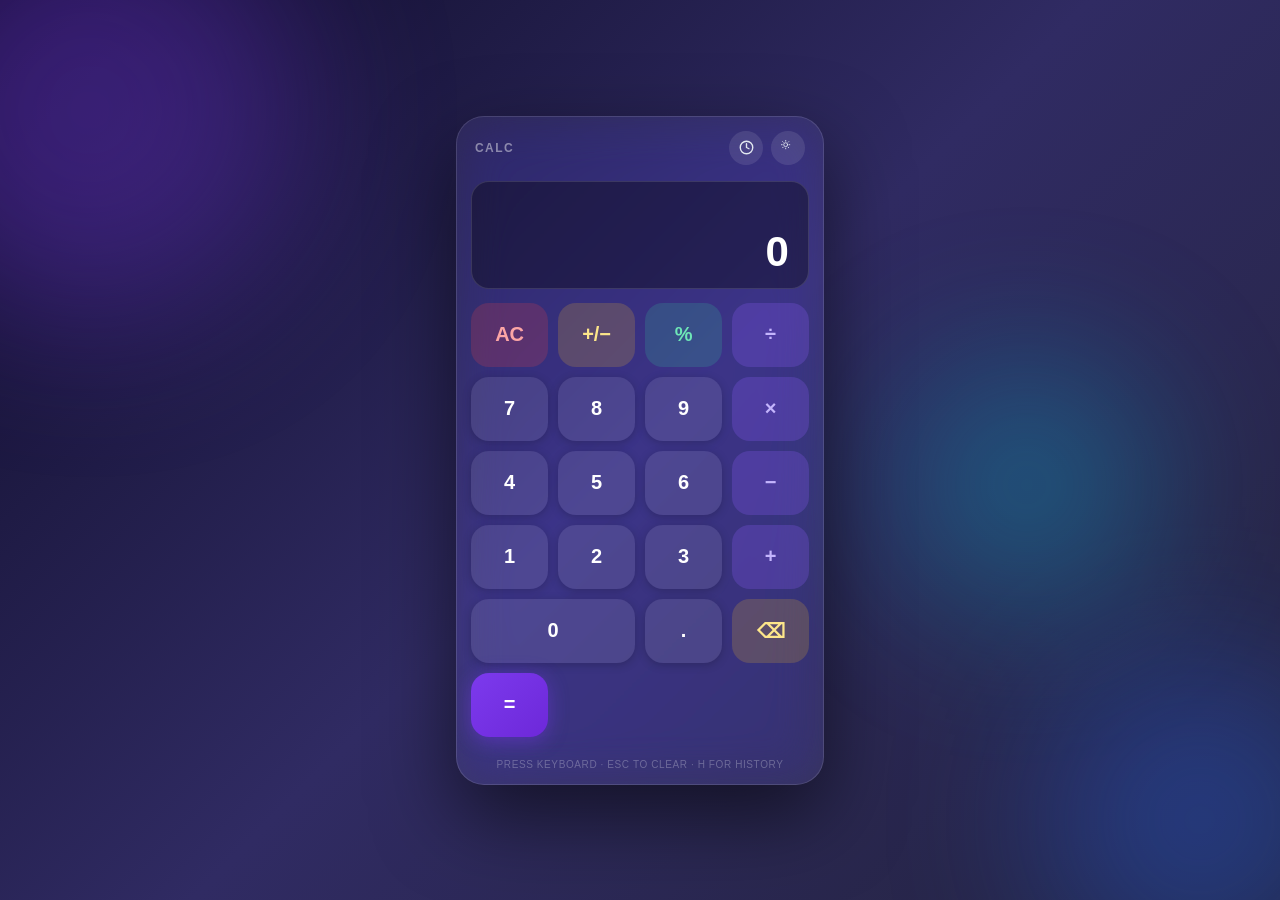
<file: landing page/calculator.html>
<!DOCTYPE html>
<html lang="en" data-theme="dark">
<head>
<meta charset="UTF-8" />
<meta name="viewport" content="width=device-width, initial-scale=1.0" />
<title>Calculator</title>
<style>
/* ============================================================
   CSS VARIABLES — Light & Dark Themes
   ============================================================ */
:root {
  --bg-grad-a: #0f0c29;
  --bg-grad-b: #302b63;
  --bg-grad-c: #24243e;

  --glass-bg: rgba(255,255,255,0.06);
  --glass-border: rgba(255,255,255,0.12);
  --glass-shadow: 0 32px 80px rgba(0,0,0,0.55);

  --display-bg: rgba(0,0,0,0.35);
  --display-expr: rgba(255,255,255,0.45);
  --display-result: #ffffff;

  --btn-num-bg: rgba(255,255,255,0.09);
  --btn-num-hover: rgba(255,255,255,0.16);
  --btn-num-fg: #ffffff;

  --btn-op-bg: rgba(139,92,246,0.25);
  --btn-op-hover: rgba(139,92,246,0.45);
  --btn-op-fg: #c4b5fd;

  --btn-eq-bg: linear-gradient(135deg,#7c3aed,#6d28d9);
  --btn-eq-hover: linear-gradient(135deg,#8b5cf6,#7c3aed);
  --btn-eq-fg: #ffffff;

  --btn-clear-bg: rgba(239,68,68,0.2);
  --btn-clear-hover: rgba(239,68,68,0.38);
  --btn-clear-fg: #fca5a5;

  --btn-del-bg: rgba(251,191,36,0.18);
  --btn-del-hover: rgba(251,191,36,0.32);
  --btn-del-fg: #fde68a;

  --btn-pct-bg: rgba(52,211,153,0.18);
  --btn-pct-hover: rgba(52,211,153,0.32);
  --btn-pct-fg: #6ee7b7;

  --btn-neg-bg: rgba(251,191,36,0.18);
  --btn-neg-hover: rgba(251,191,36,0.32);
  --btn-neg-fg: #fde68a;

  --history-bg: rgba(0,0,0,0.4);
  --history-item: rgba(255,255,255,0.07);
  --history-text: rgba(255,255,255,0.65);

  --theme-toggle-bg: rgba(255,255,255,0.1);
  --theme-toggle-fg: #e2e8f0;

  --font-display: 'SF Pro Display', -apple-system, BlinkMacSystemFont, 'Segoe UI', sans-serif;
  --radius-lg: 28px;
  --radius-btn: 18px;
  --transition: 0.18s cubic-bezier(.4,0,.2,1);
}

[data-theme="light"] {
  --bg-grad-a: #e8eaf6;
  --bg-grad-b: #c5cae9;
  --bg-grad-c: #e8eaf6;

  --glass-bg: rgba(255,255,255,0.65);
  --glass-border: rgba(100,100,140,0.18);
  --glass-shadow: 0 32px 80px rgba(60,60,120,0.18);

  --display-bg: rgba(255,255,255,0.55);
  --display-expr: rgba(80,80,120,0.6);
  --display-result: #1e1b4b;

  --btn-num-bg: rgba(255,255,255,0.72);
  --btn-num-hover: rgba(237,233,254,0.9);
  --btn-num-fg: #1e1b4b;

  --btn-op-bg: rgba(139,92,246,0.13);
  --btn-op-hover: rgba(139,92,246,0.25);
  --btn-op-fg: #5b21b6;

  --btn-clear-bg: rgba(239,68,68,0.1);
  --btn-clear-hover: rgba(239,68,68,0.22);
  --btn-clear-fg: #b91c1c;

  --btn-del-bg: rgba(217,119,6,0.1);
  --btn-del-hover: rgba(217,119,6,0.22);
  --btn-del-fg: #92400e;

  --btn-pct-bg: rgba(5,150,105,0.1);
  --btn-pct-hover: rgba(5,150,105,0.22);
  --btn-pct-fg: #065f46;

  --btn-neg-bg: rgba(217,119,6,0.1);
  --btn-neg-hover: rgba(217,119,6,0.22);
  --btn-neg-fg: #92400e;

  --history-bg: rgba(255,255,255,0.5);
  --history-item: rgba(139,92,246,0.07);
  --history-text: rgba(50,50,90,0.75);

  --theme-toggle-bg: rgba(139,92,246,0.12);
  --theme-toggle-fg: #5b21b6;
}

/* ============================================================
   RESET & BASE
   ============================================================ */
*, *::before, *::after { box-sizing: border-box; margin: 0; padding: 0; }

body {
  font-family: var(--font-display);
  min-height: 100vh;
  display: flex;
  align-items: center;
  justify-content: center;
  overflow: hidden;
  background: linear-gradient(135deg, var(--bg-grad-a), var(--bg-grad-b), var(--bg-grad-c));
  transition: background 0.5s ease;
}

/* ============================================================
   ANIMATED BACKGROUND ORBS
   ============================================================ */
.bg-orbs { position: fixed; inset: 0; z-index: 0; pointer-events: none; }

.orb {
  position: absolute;
  border-radius: 50%;
  filter: blur(80px);
  opacity: 0.35;
  animation: floatOrb 14s ease-in-out infinite;
}
.orb-1 { width: 420px; height: 420px; background: #7c3aed; top: -100px; left: -120px; animation-delay: 0s; }
.orb-2 { width: 320px; height: 320px; background: #2563eb; bottom: -80px; right: -80px; animation-delay: -5s; }
.orb-3 { width: 250px; height: 250px; background: #06b6d4; top: 40%; right: 10%; animation-delay: -9s; }

@keyframes floatOrb {
  0%,100% { transform: translateY(0) scale(1); }
  50%      { transform: translateY(30px) scale(1.06); }
}

[data-theme="light"] .orb { opacity: 0.18; }

/* ============================================================
   APP SHELL
   ============================================================ */
.app {
  position: relative;
  z-index: 1;
  width: min(100%, 400px);
  padding: 16px;
  animation: slideUp 0.6s cubic-bezier(.2,.8,.3,1) both;
}

@keyframes slideUp {
  from { opacity: 0; transform: translateY(40px) scale(.97); }
  to   { opacity: 1; transform: none; }
}

/* ============================================================
   GLASS CARD
   ============================================================ */
.calc-card {
  background: var(--glass-bg);
  border: 1px solid var(--glass-border);
  border-radius: var(--radius-lg);
  box-shadow: var(--glass-shadow);
  backdrop-filter: blur(24px) saturate(160%);
  -webkit-backdrop-filter: blur(24px) saturate(160%);
  overflow: hidden;
}

/* ============================================================
   TOP BAR
   ============================================================ */
.top-bar {
  display: flex;
  align-items: center;
  justify-content: space-between;
  padding: 14px 18px 6px;
}

.app-title {
  font-size: 12px;
  font-weight: 600;
  letter-spacing: 0.12em;
  text-transform: uppercase;
  color: var(--display-expr);
}

.top-actions { display: flex; gap: 8px; }

.icon-btn {
  width: 34px; height: 34px;
  border-radius: 50%;
  border: none;
  background: var(--theme-toggle-bg);
  color: var(--theme-toggle-fg);
  cursor: pointer;
  display: flex; align-items: center; justify-content: center;
  font-size: 14px;
  transition: var(--transition);
  transition-property: background, transform;
}
.icon-btn:hover { background: rgba(139,92,246,0.28); transform: scale(1.1); }
.icon-btn:active { transform: scale(.94); }

/* ============================================================
   DISPLAY
   ============================================================ */
.display {
  margin: 10px 14px 8px;
  background: var(--display-bg);
  border-radius: 18px;
  padding: 16px 20px 12px;
  min-height: 108px;
  display: flex;
  flex-direction: column;
  justify-content: flex-end;
  align-items: flex-end;
  gap: 4px;
  position: relative;
  overflow: hidden;
  border: 1px solid var(--glass-border);
}

#expr-display {
  font-size: 15px;
  color: var(--display-expr);
  word-break: break-all;
  text-align: right;
  min-height: 20px;
  transition: opacity 0.2s;
  letter-spacing: 0.02em;
}

#result-display {
  font-size: 42px;
  font-weight: 700;
  color: var(--display-result);
  text-align: right;
  word-break: break-all;
  transition: font-size 0.15s ease, transform 0.2s ease;
  letter-spacing: -0.02em;
  line-height: 1.1;
}

.copy-btn {
  position: absolute;
  top: 10px; right: 12px;
  font-size: 11px;
  padding: 3px 9px;
  border-radius: 20px;
  border: 1px solid var(--glass-border);
  background: rgba(139,92,246,0.15);
  color: var(--display-expr);
  cursor: pointer;
  opacity: 0;
  transition: opacity 0.2s;
}
.display:hover .copy-btn { opacity: 1; }
.copy-btn:hover { background: rgba(139,92,246,0.3); color: #c4b5fd; }

/* result pop animation */
@keyframes resultPop {
  0%   { transform: scale(.95); opacity: .6; }
  60%  { transform: scale(1.03); }
  100% { transform: scale(1); opacity: 1; }
}
.result-pop { animation: resultPop 0.28s cubic-bezier(.4,0,.2,1); }

/* error shake */
@keyframes shake {
  0%,100% { transform: translateX(0); }
  20%,60% { transform: translateX(-6px); }
  40%,80% { transform: translateX(6px); }
}
.shake { animation: shake 0.38s ease; }

/* ============================================================
   BUTTON GRID
   ============================================================ */
.btn-grid {
  display: grid;
  grid-template-columns: repeat(4, 1fr);
  gap: 10px;
  padding: 6px 14px 14px;
}

button.btn {
  position: relative;
  overflow: hidden;
  border: none;
  border-radius: var(--radius-btn);
  height: 64px;
  font-size: 20px;
  font-weight: 600;
  font-family: var(--font-display);
  cursor: pointer;
  transition: transform var(--transition), box-shadow var(--transition), background var(--transition);
  -webkit-tap-highlight-color: transparent;
  letter-spacing: -0.01em;
}

/* number */
.btn-num {
  background: var(--btn-num-bg);
  color: var(--btn-num-fg);
  box-shadow: 0 2px 10px rgba(0,0,0,0.2);
}
.btn-num:hover { background: var(--btn-num-hover); transform: translateY(-1px); box-shadow: 0 6px 18px rgba(0,0,0,0.28); }

/* operator */
.btn-op {
  background: var(--btn-op-bg);
  color: var(--btn-op-fg);
}
.btn-op:hover { background: var(--btn-op-hover); transform: translateY(-1px); }

/* equals */
.btn-eq {
  background: var(--btn-eq-bg);
  color: var(--btn-eq-fg);
  box-shadow: 0 4px 20px rgba(124,58,237,0.45);
}
.btn-eq:hover { background: var(--btn-eq-hover); transform: translateY(-2px); box-shadow: 0 8px 26px rgba(124,58,237,0.55); }

/* clear */
.btn-clear {
  background: var(--btn-clear-bg);
  color: var(--btn-clear-fg);
}
.btn-clear:hover { background: var(--btn-clear-hover); transform: translateY(-1px); }

/* delete */
.btn-del {
  background: var(--btn-del-bg);
  color: var(--btn-del-fg);
}
.btn-del:hover { background: var(--btn-del-hover); transform: translateY(-1px); }

/* percent */
.btn-pct {
  background: var(--btn-pct-bg);
  color: var(--btn-pct-fg);
}
.btn-pct:hover { background: var(--btn-pct-hover); transform: translateY(-1px); }

/* negate */
.btn-neg {
  background: var(--btn-neg-bg);
  color: var(--btn-neg-fg);
}
.btn-neg:hover { background: var(--btn-neg-hover); transform: translateY(-1px); }

/* zero spans 2 cols */
.btn-zero { grid-column: span 2; font-size: 22px; }

/* active state */
.btn:active { transform: scale(.92) !important; box-shadow: none !important; }

/* ============================================================
   RIPPLE
   ============================================================ */
.ripple {
  position: absolute;
  border-radius: 50%;
  background: rgba(255,255,255,0.3);
  width: 100px; height: 100px;
  margin-top: -50px; margin-left: -50px;
  pointer-events: none;
  animation: rippleAnim 0.5s ease-out forwards;
}
@keyframes rippleAnim {
  0%   { opacity: 1; transform: scale(0); }
  100% { opacity: 0; transform: scale(3); }
}

/* ============================================================
   HISTORY PANEL
   ============================================================ */
.history-panel {
  max-height: 0;
  overflow: hidden;
  transition: max-height 0.4s cubic-bezier(.4,0,.2,1);
}
.history-panel.open { max-height: 300px; }

.history-inner {
  background: var(--history-bg);
  margin: 0 14px;
  border-radius: 16px;
  padding: 10px 14px;
  border: 1px solid var(--glass-border);
  overflow-y: auto;
  max-height: 230px;
}

.history-header {
  display: flex;
  justify-content: space-between;
  align-items: center;
  margin-bottom: 8px;
}

.history-title {
  font-size: 11px;
  font-weight: 700;
  letter-spacing: 0.1em;
  text-transform: uppercase;
  color: var(--display-expr);
}

.clear-hist-btn {
  font-size: 10px;
  padding: 2px 8px;
  border-radius: 10px;
  border: 1px solid var(--glass-border);
  background: transparent;
  color: var(--btn-clear-fg);
  cursor: pointer;
  transition: background var(--transition);
}
.clear-hist-btn:hover { background: var(--btn-clear-hover); }

.history-empty {
  font-size: 12px;
  color: var(--history-text);
  text-align: center;
  padding: 12px 0;
  opacity: 0.6;
}

.history-item {
  display: flex;
  flex-direction: column;
  align-items: flex-end;
  padding: 7px 10px;
  border-radius: 10px;
  background: var(--history-item);
  margin-bottom: 5px;
  cursor: pointer;
  transition: background var(--transition);
}
.history-item:hover { background: rgba(139,92,246,0.15); }
.history-item:last-child { margin-bottom: 0; }

.hist-expr { font-size: 11px; color: var(--display-expr); }
.hist-result { font-size: 16px; font-weight: 700; color: var(--display-result); }

/* spacer below history */
.history-spacer { height: 8px; }

/* ============================================================
   FOOTER
   ============================================================ */
.footer {
  text-align: center;
  padding: 8px 14px 14px;
  font-size: 10px;
  color: var(--display-expr);
  opacity: 0.6;
  letter-spacing: 0.06em;
}

/* ============================================================
   TOAST NOTIFICATION
   ============================================================ */
.toast {
  position: fixed;
  bottom: 28px;
  left: 50%;
  transform: translateX(-50%) translateY(20px);
  background: rgba(0,0,0,0.75);
  color: #fff;
  padding: 8px 18px;
  border-radius: 20px;
  font-size: 12px;
  opacity: 0;
  pointer-events: none;
  transition: opacity 0.2s, transform 0.2s;
  backdrop-filter: blur(10px);
  z-index: 999;
}
.toast.show { opacity: 1; transform: translateX(-50%) translateY(0); }

/* ============================================================
   SCROLLBAR
   ============================================================ */
::-webkit-scrollbar { width: 4px; }
::-webkit-scrollbar-thumb { background: rgba(139,92,246,0.4); border-radius: 4px; }

/* ============================================================
   RESPONSIVE
   ============================================================ */
@media (max-width: 420px) {
  .app { padding: 10px; }
  button.btn { height: 56px; font-size: 18px; border-radius: 15px; }
  #result-display { font-size: 34px; }
  .btn-grid { gap: 8px; }
}

@media (max-height: 700px) {
  button.btn { height: 52px; }
  .display { min-height: 90px; }
}
</style>
</head>

<body>
<!-- Animated Background -->
<div class="bg-orbs" aria-hidden="true">
  <div class="orb orb-1"></div>
  <div class="orb orb-2"></div>
  <div class="orb orb-3"></div>
</div>

<main class="app" role="main">
  <div class="calc-card">

    <!-- Top Bar -->
    <div class="top-bar">
      <span class="app-title">Calc</span>
      <div class="top-actions">
        <button class="icon-btn" id="hist-toggle-btn" title="History (H)" aria-label="Toggle history">
          <!-- clock icon -->
          <svg width="15" height="15" viewBox="0 0 24 24" fill="none" stroke="currentColor" stroke-width="2.2" stroke-linecap="round" stroke-linejoin="round">
            <circle cx="12" cy="12" r="10"/><polyline points="12 6 12 12 16 14"/>
          </svg>
        </button>
        <button class="icon-btn" id="theme-btn" title="Toggle Theme (T)" aria-label="Toggle theme">
          <!-- sun/moon -->
          <svg id="theme-icon" width="15" height="15" viewBox="0 0 24 24" fill="none" stroke="currentColor" stroke-width="2.2" stroke-linecap="round" stroke-linejoin="round">
            <circle cx="12" cy="12" r="5"/>
            <line x1="12" y1="1" x2="12" y2="3"/>
            <line x1="12" y1="21" x2="12" y2="23"/>
            <line x1="4.22" y1="4.22" x2="5.64" y2="5.64"/>
            <line x1="18.36" y1="18.36" x2="19.78" y2="19.78"/>
            <line x1="1" y1="12" x2="3" y2="12"/>
            <line x1="21" y1="12" x2="23" y2="12"/>
            <line x1="4.22" y1="19.78" x2="5.64" y2="18.36"/>
            <line x1="18.36" y1="5.64" x2="19.78" y2="4.22"/>
          </svg>
        </button>
      </div>
    </div>

    <!-- History Panel -->
    <div class="history-panel" id="history-panel" aria-live="polite">
      <div class="history-inner">
        <div class="history-header">
          <span class="history-title">History</span>
          <button class="clear-hist-btn" id="clear-hist-btn">Clear all</button>
        </div>
        <div id="history-list">
          <p class="history-empty">No calculations yet</p>
        </div>
      </div>
      <div class="history-spacer"></div>
    </div>

    <!-- Display -->
    <div class="display" id="display-area">
      <button class="copy-btn" id="copy-btn" title="Copy result">Copy</button>
      <div id="expr-display" aria-label="Expression"></div>
      <div id="result-display" aria-label="Result" aria-live="polite">0</div>
    </div>

    <!-- Button Grid -->
    <div class="btn-grid" role="group" aria-label="Calculator buttons">
      <!-- Row 1 -->
      <button class="btn btn-clear"  data-action="clear">AC</button>
      <button class="btn btn-neg"    data-action="negate">+/−</button>
      <button class="btn btn-pct"    data-action="percent">%</button>
      <button class="btn btn-op"     data-action="operator" data-value="÷">÷</button>
      <!-- Row 2 -->
      <button class="btn btn-num"    data-action="digit" data-value="7">7</button>
      <button class="btn btn-num"    data-action="digit" data-value="8">8</button>
      <button class="btn btn-num"    data-action="digit" data-value="9">9</button>
      <button class="btn btn-op"     data-action="operator" data-value="×">×</button>
      <!-- Row 3 -->
      <button class="btn btn-num"    data-action="digit" data-value="4">4</button>
      <button class="btn btn-num"    data-action="digit" data-value="5">5</button>
      <button class="btn btn-num"    data-action="digit" data-value="6">6</button>
      <button class="btn btn-op"     data-action="operator" data-value="−">−</button>
      <!-- Row 4 -->
      <button class="btn btn-num"    data-action="digit" data-value="1">1</button>
      <button class="btn btn-num"    data-action="digit" data-value="2">2</button>
      <button class="btn btn-num"    data-action="digit" data-value="3">3</button>
      <button class="btn btn-op"     data-action="operator" data-value="+">+</button>
      <!-- Row 5 -->
      <button class="btn btn-num btn-zero" data-action="digit" data-value="0">0</button>
      <button class="btn btn-num"    data-action="decimal">.</button>
      <button class="btn btn-del"    data-action="delete">⌫</button>
      <button class="btn btn-eq"     data-action="equals">=</button>
    </div>

    <!-- Footer -->
    <div class="footer">PRESS KEYBOARD · ESC TO CLEAR · H FOR HISTORY</div>

  </div><!-- .calc-card -->
</main>

<!-- Toast -->
<div class="toast" id="toast" role="alert" aria-live="assertive"></div>

<script>
/* ============================================================
   DOM REFS
   ============================================================ */
const exprEl        = document.getElementById('expr-display');
const resultEl      = document.getElementById('result-display');
const histPanel     = document.getElementById('history-panel');
const histList      = document.getElementById('history-list');
const toastEl       = document.getElementById('toast');
const themeBtn      = document.getElementById('theme-btn');
const themeIcon     = document.getElementById('theme-icon');
const histToggleBtn = document.getElementById('hist-toggle-btn');
const clearHistBtn  = document.getElementById('clear-hist-btn');
const copyBtn       = document.getElementById('copy-btn');

/* ============================================================
   STATE
   ============================================================ */
let firstNum      = null;   // left operand (number)
let operator      = null;   // pending operator string
let secondNum     = null;   // right operand (number)
let displayStr    = '0';    // what shows on the big display
let exprStr       = '';     // what shows on the small expression line
let typingSecond  = false;  // are we typing the second number?
let justCalc      = false;  // did we just press = ?
let history       = [];     // [{expr, result}]

/* ============================================================
   RENDER
   ============================================================ */
function render() {
  resultEl.textContent = displayStr;
  exprEl.textContent   = exprStr;

  // Shrink font for long text
  const len = displayStr.length;
  resultEl.style.fontSize =
    len > 14 ? '20px' :
    len > 11 ? '26px' :
    len > 8  ? '34px' : '42px';
}

/* ============================================================
   UTILITIES
   ============================================================ */
let toastTimer;
function showToast(msg) {
  toastEl.textContent = msg;
  toastEl.classList.add('show');
  clearTimeout(toastTimer);
  toastTimer = setTimeout(() => toastEl.classList.remove('show'), 1800);
}

function popResult() {
  resultEl.classList.remove('result-pop');
  void resultEl.offsetWidth;
  resultEl.classList.add('result-pop');
}

function shakeDisplay() {
  const d = document.getElementById('display-area');
  d.classList.remove('shake');
  void d.offsetWidth;
  d.classList.add('shake');
  d.addEventListener('animationend', () => d.classList.remove('shake'), { once: true });
}

// Format a number nicely (avoid floating noise)
function fmt(n) {
  if (!isFinite(n) || isNaN(n)) return 'Error';
  // Round to 10 decimal places to kill floating-point noise
  let result = Math.round(n * 1e10) / 1e10;
  // Use toLocaleString-free approach for portability
  return parseFloat(result.toPrecision(12)).toString();
}

/* ============================================================
   CALCULATE — performs firstNum operator secondNum
   ============================================================ */
function calculate(a, op, b) {
  switch (op) {
    case '+': return a + b;
    case '−': return a - b;
    case '×': return a * b;
    case '÷':
      if (b === 0) return null; // signal error
      return a / b;
    default: return b;
  }
}

/* ============================================================
   HANDLERS
   ============================================================ */

function handleDigit(d) {
  if (justCalc) {
    // Start a brand new calculation after =
    firstNum     = null;
    operator     = null;
    secondNum    = null;
    exprStr      = '';
    typingSecond = false;
    justCalc     = false;
    displayStr   = d;
  } else if (typingSecond) {
    displayStr = (displayStr === '0') ? d : displayStr + d;
  } else {
    displayStr = (displayStr === '0') ? d : displayStr + d;
  }
  if (displayStr.replace('-','').length > 15) {
    displayStr = displayStr.slice(0, -1); // cap at 15 digits
  }
  render();
}

function handleDecimal() {
  if (justCalc) {
    displayStr   = '0.';
    firstNum     = null; operator = null; secondNum = null;
    exprStr      = ''; typingSecond = false; justCalc = false;
    render(); return;
  }
  if (!displayStr.includes('.')) {
    displayStr += '.';
  }
  render();
}

function handleOperator(op) {
  justCalc = false;

  // If we already have an operator and a second number, chain calculation
  if (operator !== null && typingSecond && displayStr !== '0') {
    const b   = parseFloat(displayStr);
    const res = calculate(firstNum, operator, b);
    if (res === null) { showDivError(); return; }
    firstNum   = res;
    displayStr = fmt(res);
    exprStr    = fmt(res) + ' ' + op;
  } else {
    // Store current display as firstNum
    firstNum = parseFloat(displayStr);
    exprStr  = displayStr + ' ' + op;
  }

  operator     = op;
  typingSecond = true;
  displayStr   = '0';   // reset for second number entry
  render();
}

function handleEquals() {
  // Need both numbers and an operator
  if (operator === null || !typingSecond) return;

  const b      = parseFloat(displayStr);
  const result = calculate(firstNum, operator, b);

  if (result === null) { showDivError(); return; }

  const fullExpr  = (exprStr || fmt(firstNum) + ' ' + operator) + ' ' + fmt(b) + ' =';
  const resultFmt = fmt(result);

  // Add to history
  addHistory(fullExpr.replace(' =', ''), resultFmt);

  exprStr    = fullExpr;
  displayStr = resultFmt;

  // Save state for chaining
  firstNum     = result;
  operator     = null;
  secondNum    = b;
  typingSecond = false;
  justCalc     = true;

  render();
  popResult();

  // Save last result
  localStorage.setItem('calc_last', JSON.stringify({ expr: fullExpr, result: resultFmt }));
}

function handleClear() {
  firstNum     = null;
  operator     = null;
  secondNum    = null;
  displayStr   = '0';
  exprStr      = '';
  typingSecond = false;
  justCalc     = false;
  render();
}

function handleDelete() {
  if (justCalc) { handleClear(); return; }
  if (displayStr.length <= 1 || displayStr === '-0') {
    displayStr = '0';
  } else {
    displayStr = displayStr.slice(0, -1);
    if (displayStr === '-') displayStr = '0';
  }
  render();
}

function handlePercent() {
  const val = parseFloat(displayStr);
  if (isNaN(val)) return;
  displayStr = fmt(val / 100);
  render();
}

function handleNegate() {
  if (displayStr === '0') return;
  displayStr = displayStr.startsWith('-')
    ? displayStr.slice(1)
    : '-' + displayStr;
  render();
}

function showDivError() {
  exprStr    = exprStr;
  displayStr = 'Error';
  render();
  shakeDisplay();
  showToast('Cannot divide by zero');
  setTimeout(handleClear, 1400);
}

/* ============================================================
   HISTORY
   ============================================================ */
function addHistory(expr, result) {
  history.unshift({ expr, result });
  if (history.length > 30) history.pop();
  renderHistory();
}

function renderHistory() {
  if (history.length === 0) {
    histList.innerHTML = '<p class="history-empty">No calculations yet</p>';
    return;
  }
  histList.innerHTML = history.map((h, i) => `
    <div class="history-item" data-index="${i}" role="button" tabindex="0">
      <span class="hist-expr">${h.expr}</span>
      <span class="hist-result">${h.result}</span>
    </div>
  `).join('');

  histList.querySelectorAll('.history-item').forEach(el => {
    el.addEventListener('click', () => {
      const h = history[parseInt(el.dataset.index)];
      displayStr   = h.result;
      firstNum     = parseFloat(h.result);
      operator     = null;
      typingSecond = false;
      justCalc     = true;
      exprStr      = h.expr + ' =';
      render();
      showToast('Result loaded');
    });
  });
}

/* ============================================================
   BUTTON CLICKS
   ============================================================ */
document.querySelectorAll('.btn').forEach(btn => {
  btn.addEventListener('click', e => {
    addRipple(btn, e);
    const action = btn.dataset.action;
    const value  = btn.dataset.value;
    switch (action) {
      case 'digit':    handleDigit(value);   break;
      case 'decimal':  handleDecimal();       break;
      case 'operator': handleOperator(value); break;
      case 'equals':   handleEquals();        break;
      case 'clear':    handleClear();         break;
      case 'delete':   handleDelete();        break;
      case 'percent':  handlePercent();       break;
      case 'negate':   handleNegate();        break;
    }
  });
});

/* ============================================================
   RIPPLE
   ============================================================ */
function addRipple(btn, e) {
  const r    = document.createElement('span');
  r.className = 'ripple';
  const rect  = btn.getBoundingClientRect();
  r.style.left = (e.clientX - rect.left) + 'px';
  r.style.top  = (e.clientY - rect.top)  + 'px';
  btn.appendChild(r);
  r.addEventListener('animationend', () => r.remove());
}

/* ============================================================
   KEYBOARD
   ============================================================ */
document.addEventListener('keydown', e => {
  const k = e.key;
  if (k >= '0' && k <= '9')  { handleDigit(k);         return; }
  switch (k) {
    case '+':        handleOperator('+');  break;
    case '-':        handleOperator('−');  break;
    case '*':        handleOperator('×');  break;
    case '/':        e.preventDefault(); handleOperator('÷'); break;
    case '.': case ',': handleDecimal();  break;
    case 'Enter': case '=': handleEquals(); break;
    case 'Backspace': handleDelete();     break;
    case 'Escape':    handleClear();      break;
    case '%':         handlePercent();    break;
    case 'h': case 'H': toggleHistory(); break;
    case 't': case 'T': toggleTheme();   break;
  }
});

/* ============================================================
   THEME
   ============================================================ */
const moonSVG = `<svg width="15" height="15" viewBox="0 0 24 24" fill="none" stroke="currentColor" stroke-width="2.2" stroke-linecap="round" stroke-linejoin="round"><path d="M21 12.79A9 9 0 1 1 11.21 3a7 7 0 0 0 9.79 9.79z"/></svg>`;
const sunSVG  = `<svg width="15" height="15" viewBox="0 0 24 24" fill="none" stroke="currentColor" stroke-width="2.2" stroke-linecap="round" stroke-linejoin="round"><circle cx="12" cy="12" r="5"/><line x1="12" y1="1" x2="12" y2="3"/><line x1="12" y1="21" x2="12" y2="23"/><line x1="4.22" y1="4.22" x2="5.64" y2="5.64"/><line x1="18.36" y1="18.36" x2="19.78" y2="19.78"/><line x1="1" y1="12" x2="3" y2="12"/><line x1="21" y1="12" x2="23" y2="12"/><line x1="4.22" y1="19.78" x2="5.64" y2="18.36"/><line x1="18.36" y1="5.64" x2="19.78" y2="4.22"/></svg>`;

function toggleTheme() {
  const isDark = document.documentElement.dataset.theme === 'dark';
  document.documentElement.dataset.theme = isDark ? 'light' : 'dark';
  themeIcon.innerHTML = isDark ? moonSVG : sunSVG;
  localStorage.setItem('calc_theme', isDark ? 'light' : 'dark');
}
themeBtn.addEventListener('click', toggleTheme);

/* ============================================================
   HISTORY PANEL
   ============================================================ */
function toggleHistory() { histPanel.classList.toggle('open'); }
histToggleBtn.addEventListener('click', toggleHistory);
clearHistBtn.addEventListener('click', () => { history = []; renderHistory(); });

/* ============================================================
   COPY
   ============================================================ */
copyBtn.addEventListener('click', () => {
  if (!displayStr || displayStr === '0') return;
  navigator.clipboard.writeText(displayStr)
    .then(() => showToast('Copied!'))
    .catch(() => showToast('Copy failed'));
});

/* ============================================================
   INIT
   ============================================================ */
(function init() {
  const savedTheme = localStorage.getItem('calc_theme') || 'dark';
  document.documentElement.dataset.theme = savedTheme;
  themeIcon.innerHTML = savedTheme === 'light' ? moonSVG : sunSVG;

  try {
    const last = JSON.parse(localStorage.getItem('calc_last'));
    if (last && last.result && last.result !== 'Error') {
      displayStr = last.result;
      exprStr    = 'Last: ' + last.expr;
      firstNum   = parseFloat(last.result);
      justCalc   = true;
    }
  } catch(_) {}

  render();
  renderHistory();
})();
</script>
</body>
</html>
</file>
<file: calculator/style.css>
/* ============================================================
   CSS VARIABLES — Dark Theme (default)
   ============================================================ */
:root {
  --bg-grad-a: #0f0c29;
  --bg-grad-b: #302b63;
  --bg-grad-c: #24243e;

  --glass-bg: rgba(255,255,255,0.06);
  --glass-border: rgba(255,255,255,0.12);
  --glass-shadow: 0 32px 80px rgba(0,0,0,0.55);

  --display-bg: rgba(0,0,0,0.35);
  --display-expr: rgba(255,255,255,0.45);
  --display-result: #ffffff;

  --btn-num-bg: rgba(255,255,255,0.09);
  --btn-num-hover: rgba(255,255,255,0.16);
  --btn-num-fg: #ffffff;

  --btn-op-bg: rgba(139,92,246,0.25);
  --btn-op-hover: rgba(139,92,246,0.45);
  --btn-op-fg: #c4b5fd;

  --btn-eq-bg: linear-gradient(135deg,#7c3aed,#6d28d9);
  --btn-eq-hover: linear-gradient(135deg,#8b5cf6,#7c3aed);
  --btn-eq-fg: #ffffff;

  --btn-clear-bg: rgba(239,68,68,0.2);
  --btn-clear-hover: rgba(239,68,68,0.38);
  --btn-clear-fg: #fca5a5;

  --btn-del-bg: rgba(251,191,36,0.18);
  --btn-del-hover: rgba(251,191,36,0.32);
  --btn-del-fg: #fde68a;

  --btn-pct-bg: rgba(52,211,153,0.18);
  --btn-pct-hover: rgba(52,211,153,0.32);
  --btn-pct-fg: #6ee7b7;

  --btn-neg-bg: rgba(251,191,36,0.18);
  --btn-neg-hover: rgba(251,191,36,0.32);
  --btn-neg-fg: #fde68a;

  --history-bg: rgba(0,0,0,0.4);
  --history-item: rgba(255,255,255,0.07);
  --history-text: rgba(255,255,255,0.65);

  --theme-toggle-bg: rgba(255,255,255,0.1);
  --theme-toggle-fg: #e2e8f0;

  --font-display: 'SF Pro Display', -apple-system, BlinkMacSystemFont, 'Segoe UI', sans-serif;
  --radius-lg: 28px;
  --radius-btn: 18px;
  --transition: 0.18s cubic-bezier(.4,0,.2,1);
}

/* ============================================================
   CSS VARIABLES — Light Theme
   ============================================================ */
[data-theme="light"] {
  --bg-grad-a: #e8eaf6;
  --bg-grad-b: #c5cae9;
  --bg-grad-c: #e8eaf6;

  --glass-bg: rgba(255,255,255,0.65);
  --glass-border: rgba(100,100,140,0.18);
  --glass-shadow: 0 32px 80px rgba(60,60,120,0.18);

  --display-bg: rgba(255,255,255,0.55);
  --display-expr: rgba(80,80,120,0.6);
  --display-result: #1e1b4b;

  --btn-num-bg: rgba(255,255,255,0.72);
  --btn-num-hover: rgba(237,233,254,0.9);
  --btn-num-fg: #1e1b4b;

  --btn-op-bg: rgba(139,92,246,0.13);
  --btn-op-hover: rgba(139,92,246,0.25);
  --btn-op-fg: #5b21b6;

  --btn-clear-bg: rgba(239,68,68,0.1);
  --btn-clear-hover: rgba(239,68,68,0.22);
  --btn-clear-fg: #b91c1c;

  --btn-del-bg: rgba(217,119,6,0.1);
  --btn-del-hover: rgba(217,119,6,0.22);
  --btn-del-fg: #92400e;

  --btn-pct-bg: rgba(5,150,105,0.1);
  --btn-pct-hover: rgba(5,150,105,0.22);
  --btn-pct-fg: #065f46;

  --btn-neg-bg: rgba(217,119,6,0.1);
  --btn-neg-hover: rgba(217,119,6,0.22);
  --btn-neg-fg: #92400e;

  --history-bg: rgba(255,255,255,0.5);
  --history-item: rgba(139,92,246,0.07);
  --history-text: rgba(50,50,90,0.75);

  --theme-toggle-bg: rgba(139,92,246,0.12);
  --theme-toggle-fg: #5b21b6;
}

/* ============================================================
   RESET & BASE
   ============================================================ */
*, *::before, *::after {
  box-sizing: border-box;
  margin: 0;
  padding: 0;
}

body {
  font-family: var(--font-display);
  min-height: 100vh;
  display: flex;
  align-items: center;
  justify-content: center;
  overflow: hidden;
  background: linear-gradient(135deg, var(--bg-grad-a), var(--bg-grad-b), var(--bg-grad-c));
  transition: background 0.5s ease;
}

/* ============================================================
   ANIMATED BACKGROUND ORBS
   ============================================================ */
.bg-orbs {
  position: fixed;
  inset: 0;
  z-index: 0;
  pointer-events: none;
}

.orb {
  position: absolute;
  border-radius: 50%;
  filter: blur(80px);
  opacity: 0.35;
  animation: floatOrb 14s ease-in-out infinite;
}

.orb-1 { width: 420px; height: 420px; background: #7c3aed; top: -100px; left: -120px; animation-delay: 0s; }
.orb-2 { width: 320px; height: 320px; background: #2563eb; bottom: -80px; right: -80px; animation-delay: -5s; }
.orb-3 { width: 250px; height: 250px; background: #06b6d4; top: 40%; right: 10%; animation-delay: -9s; }

@keyframes floatOrb {
  0%, 100% { transform: translateY(0) scale(1); }
  50%       { transform: translateY(30px) scale(1.06); }
}

[data-theme="light"] .orb { opacity: 0.18; }

/* ============================================================
   APP SHELL
   ============================================================ */
.app {
  position: relative;
  z-index: 1;
  width: min(100%, 400px);
  padding: 16px;
  animation: slideUp 0.6s cubic-bezier(.2,.8,.3,1) both;
}

@keyframes slideUp {
  from { opacity: 0; transform: translateY(40px) scale(.97); }
  to   { opacity: 1; transform: none; }
}

/* ============================================================
   GLASS CARD
   ============================================================ */
.calc-card {
  background: var(--glass-bg);
  border: 1px solid var(--glass-border);
  border-radius: var(--radius-lg);
  box-shadow: var(--glass-shadow);
  backdrop-filter: blur(24px) saturate(160%);
  -webkit-backdrop-filter: blur(24px) saturate(160%);
  overflow: hidden;
}

/* ============================================================
   TOP BAR
   ============================================================ */
.top-bar {
  display: flex;
  align-items: center;
  justify-content: space-between;
  padding: 14px 18px 6px;
}

.app-title {
  font-size: 12px;
  font-weight: 600;
  letter-spacing: 0.12em;
  text-transform: uppercase;
  color: var(--display-expr);
}

.top-actions {
  display: flex;
  gap: 8px;
}

.icon-btn {
  width: 34px;
  height: 34px;
  border-radius: 50%;
  border: none;
  background: var(--theme-toggle-bg);
  color: var(--theme-toggle-fg);
  cursor: pointer;
  display: flex;
  align-items: center;
  justify-content: center;
  font-size: 14px;
  transition: background var(--transition), transform var(--transition);
}

.icon-btn:hover  { background: rgba(139,92,246,0.28); transform: scale(1.1); }
.icon-btn:active { transform: scale(.94); }

/* ============================================================
   DISPLAY
   ============================================================ */
.display {
  margin: 10px 14px 8px;
  background: var(--display-bg);
  border-radius: 18px;
  padding: 16px 20px 12px;
  min-height: 108px;
  display: flex;
  flex-direction: column;
  justify-content: flex-end;
  align-items: flex-end;
  gap: 4px;
  position: relative;
  overflow: hidden;
  border: 1px solid var(--glass-border);
}

#expr-display {
  font-size: 15px;
  color: var(--display-expr);
  word-break: break-all;
  text-align: right;
  min-height: 20px;
  transition: opacity 0.2s;
  letter-spacing: 0.02em;
}

#result-display {
  font-size: 42px;
  font-weight: 700;
  color: var(--display-result);
  text-align: right;
  word-break: break-all;
  transition: font-size 0.15s ease, transform 0.2s ease;
  letter-spacing: -0.02em;
  line-height: 1.1;
}

.copy-btn {
  position: absolute;
  top: 10px;
  right: 12px;
  font-size: 11px;
  padding: 3px 9px;
  border-radius: 20px;
  border: 1px solid var(--glass-border);
  background: rgba(139,92,246,0.15);
  color: var(--display-expr);
  cursor: pointer;
  opacity: 0;
  transition: opacity 0.2s;
}

.display:hover .copy-btn { opacity: 1; }
.copy-btn:hover { background: rgba(139,92,246,0.3); color: #c4b5fd; }

/* Result pop animation */
@keyframes resultPop {
  0%   { transform: scale(.95); opacity: .6; }
  60%  { transform: scale(1.03); }
  100% { transform: scale(1);   opacity: 1; }
}
.result-pop { animation: resultPop 0.28s cubic-bezier(.4,0,.2,1); }

/* Error shake animation */
@keyframes shake {
  0%,100% { transform: translateX(0); }
  20%,60% { transform: translateX(-6px); }
  40%,80% { transform: translateX(6px); }
}
.shake { animation: shake 0.38s ease; }

/* ============================================================
   BUTTON GRID
   ============================================================ */
.btn-grid {
  display: grid;
  grid-template-columns: repeat(4, 1fr);
  gap: 10px;
  padding: 6px 14px 14px;
}

button.btn {
  position: relative;
  overflow: hidden;
  border: none;
  border-radius: var(--radius-btn);
  height: 64px;
  font-size: 20px;
  font-weight: 600;
  font-family: var(--font-display);
  cursor: pointer;
  transition: transform var(--transition), box-shadow var(--transition), background var(--transition);
  -webkit-tap-highlight-color: transparent;
  letter-spacing: -0.01em;
}

/* Number buttons */
.btn-num {
  background: var(--btn-num-bg);
  color: var(--btn-num-fg);
  box-shadow: 0 2px 10px rgba(0,0,0,0.2);
}
.btn-num:hover {
  background: var(--btn-num-hover);
  transform: translateY(-1px);
  box-shadow: 0 6px 18px rgba(0,0,0,0.28);
}

/* Operator buttons */
.btn-op { background: var(--btn-op-bg); color: var(--btn-op-fg); }
.btn-op:hover { background: var(--btn-op-hover); transform: translateY(-1px); }

/* Equals button */
.btn-eq {
  background: var(--btn-eq-bg);
  color: var(--btn-eq-fg);
  box-shadow: 0 4px 20px rgba(124,58,237,0.45);
}
.btn-eq:hover {
  background: var(--btn-eq-hover);
  transform: translateY(-2px);
  box-shadow: 0 8px 26px rgba(124,58,237,0.55);
}

/* Clear button */
.btn-clear { background: var(--btn-clear-bg); color: var(--btn-clear-fg); }
.btn-clear:hover { background: var(--btn-clear-hover); transform: translateY(-1px); }

/* Delete button */
.btn-del { background: var(--btn-del-bg); color: var(--btn-del-fg); }
.btn-del:hover { background: var(--btn-del-hover); transform: translateY(-1px); }

/* Percent button */
.btn-pct { background: var(--btn-pct-bg); color: var(--btn-pct-fg); }
.btn-pct:hover { background: var(--btn-pct-hover); transform: translateY(-1px); }

/* Negate button */
.btn-neg { background: var(--btn-neg-bg); color: var(--btn-neg-fg); }
.btn-neg:hover { background: var(--btn-neg-hover); transform: translateY(-1px); }

/* Zero button spans 2 columns */
.btn-zero { grid-column: span 2; font-size: 22px; }

/* Active press effect for all buttons */
.btn:active { transform: scale(.92) !important; box-shadow: none !important; }

/* ============================================================
   RIPPLE EFFECT
   ============================================================ */
.ripple {
  position: absolute;
  border-radius: 50%;
  background: rgba(255,255,255,0.3);
  width: 100px;
  height: 100px;
  margin-top: -50px;
  margin-left: -50px;
  pointer-events: none;
  animation: rippleAnim 0.5s ease-out forwards;
}

@keyframes rippleAnim {
  0%   { opacity: 1; transform: scale(0); }
  100% { opacity: 0; transform: scale(3); }
}

/* ============================================================
   HISTORY PANEL
   ============================================================ */
.history-panel {
  max-height: 0;
  overflow: hidden;
  transition: max-height 0.4s cubic-bezier(.4,0,.2,1);
}

.history-panel.open { max-height: 300px; }

.history-inner {
  background: var(--history-bg);
  margin: 0 14px;
  border-radius: 16px;
  padding: 10px 14px;
  border: 1px solid var(--glass-border);
  overflow-y: auto;
  max-height: 230px;
}

.history-header {
  display: flex;
  justify-content: space-between;
  align-items: center;
  margin-bottom: 8px;
}

.history-title {
  font-size: 11px;
  font-weight: 700;
  letter-spacing: 0.1em;
  text-transform: uppercase;
  color: var(--display-expr);
}

.clear-hist-btn {
  font-size: 10px;
  padding: 2px 8px;
  border-radius: 10px;
  border: 1px solid var(--glass-border);
  background: transparent;
  color: var(--btn-clear-fg);
  cursor: pointer;
  transition: background var(--transition);
}
.clear-hist-btn:hover { background: var(--btn-clear-hover); }

.history-empty {
  font-size: 12px;
  color: var(--history-text);
  text-align: center;
  padding: 12px 0;
  opacity: 0.6;
}

.history-item {
  display: flex;
  flex-direction: column;
  align-items: flex-end;
  padding: 7px 10px;
  border-radius: 10px;
  background: var(--history-item);
  margin-bottom: 5px;
  cursor: pointer;
  transition: background var(--transition);
}
.history-item:hover { background: rgba(139,92,246,0.15); }
.history-item:last-child { margin-bottom: 0; }

.hist-expr   { font-size: 11px; color: var(--display-expr); }
.hist-result { font-size: 16px; font-weight: 700; color: var(--display-result); }

.history-spacer { height: 8px; }

/* ============================================================
   FOOTER
   ============================================================ */
.footer {
  text-align: center;
  padding: 8px 14px 14px;
  font-size: 10px;
  color: var(--display-expr);
  opacity: 0.6;
  letter-spacing: 0.06em;
}

/* ============================================================
   TOAST NOTIFICATION
   ============================================================ */
.toast {
  position: fixed;
  bottom: 28px;
  left: 50%;
  transform: translateX(-50%) translateY(20px);
  background: rgba(0,0,0,0.75);
  color: #fff;
  padding: 8px 18px;
  border-radius: 20px;
  font-size: 12px;
  opacity: 0;
  pointer-events: none;
  transition: opacity 0.2s, transform 0.2s;
  backdrop-filter: blur(10px);
  z-index: 999;
}
.toast.show {
  opacity: 1;
  transform: translateX(-50%) translateY(0);
}

/* ============================================================
   CUSTOM SCROLLBAR
   ============================================================ */
::-webkit-scrollbar { width: 4px; }
::-webkit-scrollbar-thumb { background: rgba(139,92,246,0.4); border-radius: 4px; }

/* ============================================================
   RESPONSIVE — Mobile
   ============================================================ */
@media (max-width: 420px) {
  .app { padding: 10px; }
  button.btn { height: 56px; font-size: 18px; border-radius: 15px; }
  #result-display { font-size: 34px; }
  .btn-grid { gap: 8px; }
}

@media (max-height: 700px) {
  button.btn { height: 52px; }
  .display { min-height: 90px; }
}
</file>
<file: landing page/style.css>
/* ============================================================
   SOUNDWAVE — SPOTIFY-INSPIRED LANDING PAGE
   style.css | Author: Senior UI/UX Designer
   ============================================================ */

/* ============================================================
   1. CSS CUSTOM PROPERTIES (Design Tokens)
   ============================================================ */
:root {
  /* Colors */
  --green:        #1DB954;
  --green-dark:   #17a347;
  --green-glow:   rgba(29, 185, 84, 0.35);
  --green-soft:   rgba(29, 185, 84, 0.12);

  --bg-base:      #0a0a0a;
  --bg-surface:   #111111;
  --bg-elevated:  #181818;
  --bg-card:      #1a1a1a;
  --bg-glass:     rgba(255,255,255,0.04);
  --bg-glass-hov: rgba(255,255,255,0.07);

  --text-primary:   #ffffff;
  --text-secondary: #b3b3b3;
  --text-muted:     #6a6a6a;

  --border:         rgba(255,255,255,0.08);
  --border-strong:  rgba(255,255,255,0.15);

  /* Typography */
  --font-main: 'Poppins', sans-serif;

  /* Sizing */
  --nav-h: 72px;
  --radius-sm: 8px;
  --radius-md: 16px;
  --radius-lg: 24px;
  --radius-xl: 32px;
  --radius-full: 9999px;

  /* Shadows */
  --shadow-sm:  0 2px 8px rgba(0,0,0,0.4);
  --shadow-md:  0 8px 32px rgba(0,0,0,0.5);
  --shadow-lg:  0 16px 64px rgba(0,0,0,0.6);
  --shadow-green: 0 8px 32px rgba(29,185,84,0.3);

  /* Transitions */
  --trans-fast: 0.2s ease;
  --trans-med:  0.35s cubic-bezier(0.4,0,0.2,1);
  --trans-slow: 0.6s cubic-bezier(0.4,0,0.2,1);
}

/* ============================================================
   2. RESET & BASE
   ============================================================ */
*, *::before, *::after { box-sizing: border-box; margin: 0; padding: 0; }

html {
  scroll-behavior: smooth;
  font-size: 16px;
}

body {
  font-family: var(--font-main);
  background-color: var(--bg-base);
  color: var(--text-primary);
  line-height: 1.6;
  overflow-x: hidden;
  -webkit-font-smoothing: antialiased;
}

/* Hide scrollbar for WebKit but keep functionality */
::-webkit-scrollbar { width: 6px; }
::-webkit-scrollbar-track { background: var(--bg-base); }
::-webkit-scrollbar-thumb { background: var(--bg-elevated); border-radius: 3px; }
::-webkit-scrollbar-thumb:hover { background: var(--green); }

ul { list-style: none; }
a { text-decoration: none; color: inherit; }
img { max-width: 100%; display: block; }
button { cursor: pointer; border: none; background: none; font-family: inherit; }

/* ============================================================
   3. UTILITIES
   ============================================================ */
.container {
  max-width: 1200px;
  margin: 0 auto;
  padding: 0 24px;
}

.section {
  padding: 100px 0;
}

.text-accent { color: var(--green); }

/* Section headers */
.section-header {
  text-align: center;
  margin-bottom: 64px;
}

.section-label {
  display: inline-block;
  font-size: 0.75rem;
  font-weight: 600;
  letter-spacing: 0.15em;
  text-transform: uppercase;
  color: var(--green);
  background: var(--green-soft);
  border: 1px solid rgba(29,185,84,0.2);
  padding: 6px 16px;
  border-radius: var(--radius-full);
  margin-bottom: 16px;
}

.section-title {
  font-size: clamp(2rem, 4vw, 3rem);
  font-weight: 800;
  line-height: 1.15;
  letter-spacing: -0.02em;
  margin-bottom: 16px;
}

.section-desc {
  font-size: 1.05rem;
  color: var(--text-secondary);
  max-width: 540px;
  margin: 0 auto;
}

/* ============================================================
   4. BUTTONS
   ============================================================ */
.btn {
  display: inline-flex;
  align-items: center;
  justify-content: center;
  gap: 8px;
  font-family: var(--font-main);
  font-weight: 600;
  border-radius: var(--radius-full);
  transition: all var(--trans-med);
  position: relative;
  overflow: hidden;
  white-space: nowrap;
}

/* Sizes */
.btn-sm  { font-size: 0.8rem;  padding: 8px 20px; }
.btn-lg  { font-size: 1rem;    padding: 14px 32px; }
.btn-xl  { font-size: 1.05rem; padding: 18px 44px; }
.btn-full { width: 100%; }

/* Variants */
.btn-primary {
  background: var(--green);
  color: #000;
}
.btn-primary:hover {
  background: var(--green-dark);
  transform: scale(1.04);
  box-shadow: var(--shadow-green);
}

.btn-outline {
  background: transparent;
  color: var(--text-primary);
  border: 2px solid var(--border-strong);
}
.btn-outline:hover {
  border-color: var(--green);
  color: var(--green);
  transform: scale(1.04);
}

.btn-ghost {
  background: transparent;
  color: var(--text-primary);
  border: 2px solid transparent;
}
.btn-ghost:hover {
  color: var(--green);
}

/* Glow button */
.glow-btn {
  box-shadow: 0 0 20px var(--green-glow), 0 0 60px rgba(29,185,84,0.15);
  animation: pulse-glow 2.5s ease-in-out infinite;
}

@keyframes pulse-glow {
  0%, 100% { box-shadow: 0 0 20px var(--green-glow), 0 0 60px rgba(29,185,84,0.15); }
  50%       { box-shadow: 0 0 35px rgba(29,185,84,0.55), 0 0 80px rgba(29,185,84,0.25); }
}

/* Ripple effect */
.ripple { overflow: hidden; }
.ripple-circle {
  position: absolute;
  border-radius: 50%;
  background: rgba(255,255,255,0.25);
  transform: scale(0);
  animation: ripple-anim 0.65s linear;
  pointer-events: none;
}

@keyframes ripple-anim {
  to { transform: scale(4); opacity: 0; }
}

/* ============================================================
   5. SCROLL PROGRESS & BACK-TO-TOP
   ============================================================ */
.scroll-progress {
  position: fixed;
  top: 0; left: 0;
  height: 3px;
  background: linear-gradient(90deg, var(--green), #17a347);
  width: 0%;
  z-index: 9999;
  transition: width 0.1s linear;
}

.back-to-top {
  position: fixed;
  bottom: 32px; right: 32px;
  width: 48px; height: 48px;
  border-radius: 50%;
  background: var(--green);
  color: #000;
  font-size: 1.2rem;
  font-weight: 700;
  display: flex;
  align-items: center;
  justify-content: center;
  box-shadow: var(--shadow-green);
  opacity: 0;
  transform: translateY(20px);
  transition: all var(--trans-med);
  z-index: 900;
}

.back-to-top.visible {
  opacity: 1;
  transform: translateY(0);
}

.back-to-top:hover {
  background: var(--green-dark);
  transform: translateY(-4px);
}

/* ============================================================
   6. LOADING SCREEN
   ============================================================ */
.loading-screen {
  position: fixed;
  inset: 0;
  background: var(--bg-base);
  display: flex;
  align-items: center;
  justify-content: center;
  z-index: 99999;
  transition: opacity 0.5s ease, visibility 0.5s ease;
}

.loading-screen.hidden {
  opacity: 0;
  visibility: hidden;
}

.loader-content {
  text-align: center;
}

.loader-logo {
  display: flex;
  align-items: center;
  justify-content: center;
  gap: 12px;
  margin-bottom: 32px;
}

.loader-icon {
  font-size: 2.5rem;
  animation: loader-bounce 0.8s ease-in-out infinite alternate;
}

.loader-brand {
  font-size: 2rem;
  font-weight: 800;
  letter-spacing: -0.02em;
  color: var(--text-primary);
}

.loader-bar-wrap {
  width: 200px;
  height: 3px;
  background: var(--bg-elevated);
  border-radius: var(--radius-full);
  overflow: hidden;
  margin: 0 auto;
}

.loader-bar {
  height: 100%;
  background: linear-gradient(90deg, var(--green), #17a347);
  border-radius: var(--radius-full);
  animation: loader-fill 1.8s ease-in-out forwards;
}

@keyframes loader-bounce {
  from { transform: scale(1); }
  to   { transform: scale(1.15); }
}

@keyframes loader-fill {
  from { width: 0%; }
  to   { width: 100%; }
}

/* ============================================================
   7. NAVBAR
   ============================================================ */
.navbar {
  position: fixed;
  top: 0; left: 0; right: 0;
  height: var(--nav-h);
  z-index: 800;
  transition: background var(--trans-med), box-shadow var(--trans-med);
}

.navbar.scrolled {
  background: rgba(10, 10, 10, 0.92);
  backdrop-filter: blur(20px);
  -webkit-backdrop-filter: blur(20px);
  box-shadow: 0 1px 0 var(--border), var(--shadow-sm);
}

.nav-container {
  max-width: 1200px;
  margin: 0 auto;
  padding: 0 24px;
  height: 100%;
  display: flex;
  align-items: center;
  gap: 32px;
}

/* Logo */
.nav-logo {
  display: flex;
  align-items: center;
  gap: 10px;
  flex-shrink: 0;
}

.nav-logo-icon {
  font-size: 1.5rem;
}

.nav-logo-text {
  font-size: 1.3rem;
  font-weight: 800;
  letter-spacing: -0.02em;
  color: var(--text-primary);
}

/* Nav links */
.nav-links {
  display: flex;
  align-items: center;
  gap: 4px;
  margin-left: 16px;
  flex: 1;
}

.nav-link {
  font-size: 0.875rem;
  font-weight: 500;
  color: var(--text-secondary);
  padding: 8px 14px;
  border-radius: var(--radius-full);
  transition: all var(--trans-fast);
  position: relative;
}

.nav-link:hover, .nav-link.active {
  color: var(--text-primary);
  background: var(--bg-glass);
}

.nav-link.active::after {
  content: '';
  position: absolute;
  bottom: 4px; left: 50%;
  transform: translateX(-50%);
  width: 4px; height: 4px;
  border-radius: 50%;
  background: var(--green);
}

/* Nav right */
.nav-right {
  display: flex;
  align-items: center;
  gap: 12px;
  margin-left: auto;
}

/* Hamburger */
.hamburger {
  display: none;
  flex-direction: column;
  gap: 5px;
  padding: 8px;
  margin-left: auto;
}

.bar {
  display: block;
  width: 24px; height: 2px;
  background: var(--text-primary);
  border-radius: 2px;
  transition: all var(--trans-med);
}

/* Hamburger → X animation */
.hamburger.active .bar:nth-child(1) { transform: translateY(7px) rotate(45deg); }
.hamburger.active .bar:nth-child(2) { opacity: 0; transform: scaleX(0); }
.hamburger.active .bar:nth-child(3) { transform: translateY(-7px) rotate(-45deg); }

/* ============================================================
   8. HERO SECTION
   ============================================================ */
.hero {
  min-height: 100vh;
  display: flex;
  align-items: center;
  padding-top: var(--nav-h);
  position: relative;
  overflow: hidden;
}

/* Background animated shapes */
.hero-bg-shapes { position: absolute; inset: 0; z-index: 0; pointer-events: none; }

.shape {
  position: absolute;
  border-radius: 50%;
  filter: blur(80px);
  opacity: 0.4;
  animation: drift 12s ease-in-out infinite alternate;
}

.shape-1 {
  width: 600px; height: 600px;
  background: radial-gradient(circle, rgba(29,185,84,0.2), transparent 70%);
  top: -200px; right: -200px;
  animation-delay: 0s;
}

.shape-2 {
  width: 400px; height: 400px;
  background: radial-gradient(circle, rgba(29,185,84,0.12), transparent 70%);
  bottom: 0; left: -100px;
  animation-delay: -4s;
}

.shape-3 {
  width: 300px; height: 300px;
  background: radial-gradient(circle, rgba(100,50,200,0.15), transparent 70%);
  top: 40%; left: 40%;
  animation-delay: -8s;
}

@keyframes drift {
  from { transform: translate(0, 0) scale(1); }
  to   { transform: translate(40px, 30px) scale(1.05); }
}

/* Hero layout */
.hero-container {
  max-width: 1200px;
  margin: 0 auto;
  padding: 80px 24px;
  display: grid;
  grid-template-columns: 1fr 1fr;
  gap: 60px;
  align-items: center;
  position: relative;
  z-index: 1;
  width: 100%;
}

/* Hero badge */
.hero-badge {
  display: inline-flex;
  align-items: center;
  gap: 8px;
  font-size: 0.8rem;
  font-weight: 600;
  color: var(--green);
  background: var(--green-soft);
  border: 1px solid rgba(29,185,84,0.25);
  padding: 6px 16px;
  border-radius: var(--radius-full);
  margin-bottom: 24px;
}

.badge-dot {
  width: 8px; height: 8px;
  border-radius: 50%;
  background: var(--green);
  animation: blink 1.5s ease-in-out infinite;
}

@keyframes blink {
  0%, 100% { opacity: 1; }
  50%       { opacity: 0.3; }
}

/* Hero heading */
.hero-heading {
  font-size: clamp(2.5rem, 5.5vw, 4.5rem);
  font-weight: 900;
  line-height: 1.08;
  letter-spacing: -0.03em;
  margin-bottom: 24px;
}

.typed-text { color: var(--green); }
.typed-cursor {
  color: var(--green);
  animation: cursor-blink 0.8s step-end infinite;
}

@keyframes cursor-blink {
  0%, 100% { opacity: 1; }
  50%       { opacity: 0; }
}

/* Hero desc */
.hero-desc {
  font-size: 1.1rem;
  color: var(--text-secondary);
  max-width: 480px;
  margin-bottom: 36px;
  line-height: 1.7;
}

/* Hero actions */
.hero-actions {
  display: flex;
  gap: 16px;
  flex-wrap: wrap;
  margin-bottom: 48px;
}

/* Hero stats */
.hero-stats {
  display: flex;
  align-items: center;
  gap: 24px;
}

.hero-stat strong {
  display: block;
  font-size: 1.4rem;
  font-weight: 800;
  color: var(--text-primary);
}

.hero-stat span {
  font-size: 0.8rem;
  color: var(--text-muted);
  font-weight: 500;
}

.stat-divider {
  width: 1px;
  height: 36px;
  background: var(--border);
}

/* ============================================================
   9. HERO VISUAL / PLAYER CARD
   ============================================================ */
.hero-visual {
  position: relative;
  display: flex;
  justify-content: center;
  align-items: center;
}

/* Player card (glassmorphism) */
.player-card {
  background: rgba(255,255,255,0.05);
  backdrop-filter: blur(20px);
  -webkit-backdrop-filter: blur(20px);
  border: 1px solid var(--border);
  border-radius: var(--radius-xl);
  padding: 32px;
  width: 320px;
  box-shadow: var(--shadow-lg), inset 0 1px 0 rgba(255,255,255,0.08);
  position: relative;
  z-index: 2;
}

/* Rotating album art */
.player-album {
  display: flex;
  justify-content: center;
  margin-bottom: 24px;
}

.album-art {
  width: 160px; height: 160px;
  border-radius: 50%;
  position: relative;
  display: flex;
  align-items: center;
  justify-content: center;
}

.album-rings { position: absolute; inset: 0; }

.ring {
  position: absolute;
  border-radius: 50%;
  border: 2px solid transparent;
  animation: rotate-ring 4s linear infinite;
}

.ring-1 {
  inset: 0;
  border-top-color: var(--green);
  animation-duration: 4s;
}

.ring-2 {
  inset: 8px;
  border-right-color: rgba(29,185,84,0.5);
  animation-duration: 7s;
  animation-direction: reverse;
}

.ring-3 {
  inset: 16px;
  border-bottom-color: rgba(29,185,84,0.25);
  animation-duration: 11s;
}

@keyframes rotate-ring {
  from { transform: rotate(0deg); }
  to   { transform: rotate(360deg); }
}

.album-center {
  font-size: 3.5rem;
  position: relative;
  z-index: 1;
  background: var(--bg-elevated);
  width: 100px; height: 100px;
  border-radius: 50%;
  display: flex;
  align-items: center;
  justify-content: center;
  border: 3px solid var(--bg-card);
}

/* Player info */
.player-info {
  text-align: center;
  margin-bottom: 20px;
}

.player-track {
  font-size: 1.05rem;
  font-weight: 700;
  margin-bottom: 4px;
}

.player-artist {
  font-size: 0.85rem;
  color: var(--text-secondary);
}

/* Progress */
.player-progress { margin-bottom: 20px; }

.progress-bar {
  height: 4px;
  background: var(--bg-elevated);
  border-radius: 2px;
  margin-bottom: 8px;
  overflow: hidden;
}

.progress-fill {
  height: 100%;
  width: 49%;
  background: linear-gradient(90deg, var(--green), #17a347);
  border-radius: 2px;
  position: relative;
}

.progress-fill::after {
  content: '';
  position: absolute;
  right: -4px; top: 50%;
  transform: translateY(-50%);
  width: 10px; height: 10px;
  border-radius: 50%;
  background: var(--green);
  box-shadow: 0 0 8px var(--green-glow);
}

.progress-times {
  display: flex;
  justify-content: space-between;
  font-size: 0.75rem;
  color: var(--text-muted);
}

/* Controls */
.player-controls {
  display: flex;
  align-items: center;
  justify-content: center;
  gap: 16px;
}

.ctrl-btn {
  width: 40px; height: 40px;
  border-radius: 50%;
  display: flex;
  align-items: center;
  justify-content: center;
  font-size: 1rem;
  color: var(--text-secondary);
  background: var(--bg-elevated);
  transition: all var(--trans-fast);
}

.ctrl-btn:hover { color: var(--text-primary); transform: scale(1.1); }

.ctrl-play {
  width: 52px; height: 52px;
  background: var(--green);
  color: #000;
  font-size: 1.1rem;
  box-shadow: 0 0 20px var(--green-glow);
}

.ctrl-play:hover { background: var(--green-dark); transform: scale(1.08); }

/* Floating icons */
.float-icon {
  position: absolute;
  font-size: 1.8rem;
  background: var(--bg-card);
  border: 1px solid var(--border);
  border-radius: var(--radius-md);
  width: 56px; height: 56px;
  display: flex;
  align-items: center;
  justify-content: center;
  box-shadow: var(--shadow-sm);
  animation: float 4s ease-in-out infinite;
  backdrop-filter: blur(8px);
}

.float-1 { top: -10px; left: -20px;  animation-delay: 0s;    animation-duration: 4.5s; }
.float-2 { top: 20px;  right: -30px; animation-delay: -1s;   animation-duration: 5s; }
.float-3 { bottom: 30px; left: -40px; animation-delay: -2s;  animation-duration: 4s; }
.float-4 { bottom: -10px; right: -20px; animation-delay: -0.5s; animation-duration: 5.5s; }
.float-5 { top: 50%; left: -50px; transform: translateY(-50%); animation-delay: -1.5s; animation-duration: 6s; }
.float-6 { top: 50%; right: -50px; transform: translateY(-50%); animation-delay: -3s;   animation-duration: 4.2s; }

@keyframes float {
  0%, 100% { transform: translateY(0px); }
  50%       { transform: translateY(-12px); }
}

/* ============================================================
   10. SCROLL ANIMATIONS
   ============================================================ */
.fade-in {
  opacity: 0;
  transform: translateY(30px);
  transition: opacity 0.7s ease, transform 0.7s ease;
}

.fade-in.visible {
  opacity: 1;
  transform: translateY(0);
}

.delay-100 { transition-delay: 0.1s; }
.delay-150 { transition-delay: 0.15s; }
.delay-200 { transition-delay: 0.2s; }
.delay-250 { transition-delay: 0.25s; }
.delay-300 { transition-delay: 0.3s; }
.delay-350 { transition-delay: 0.35s; }
.delay-400 { transition-delay: 0.4s; }

/* ============================================================
   11. FEATURES SECTION
   ============================================================ */
.features {
  background: linear-gradient(180deg, var(--bg-base) 0%, var(--bg-surface) 100%);
}

.features-grid {
  display: grid;
  grid-template-columns: repeat(4, 1fr);
  gap: 24px;
}

.feature-card {
  background: var(--bg-glass);
  border: 1px solid var(--border);
  border-radius: var(--radius-lg);
  padding: 32px 28px;
  transition: all var(--trans-med);
  position: relative;
  overflow: hidden;
}

.feature-card::before {
  content: '';
  position: absolute;
  inset: 0;
  background: linear-gradient(135deg, var(--green-soft), transparent 60%);
  opacity: 0;
  transition: opacity var(--trans-med);
  border-radius: inherit;
}

.feature-card:hover {
  transform: translateY(-8px);
  border-color: rgba(29,185,84,0.3);
  box-shadow: var(--shadow-md), 0 0 0 1px rgba(29,185,84,0.1);
}

.feature-card:hover::before { opacity: 1; }

.feature-icon-wrap {
  width: 60px; height: 60px;
  background: var(--green-soft);
  border: 1px solid rgba(29,185,84,0.2);
  border-radius: var(--radius-md);
  display: flex;
  align-items: center;
  justify-content: center;
  font-size: 1.8rem;
  margin-bottom: 20px;
  transition: all var(--trans-med);
  position: relative; z-index: 1;
}

.feature-card:hover .feature-icon-wrap {
  background: rgba(29,185,84,0.2);
  transform: scale(1.1);
}

.feature-title {
  font-size: 1.15rem;
  font-weight: 700;
  margin-bottom: 12px;
  position: relative; z-index: 1;
}

.feature-desc {
  font-size: 0.9rem;
  color: var(--text-secondary);
  line-height: 1.65;
  position: relative; z-index: 1;
}

/* ============================================================
   12. STATISTICS SECTION
   ============================================================ */
.stats-section {
  padding: 70px 0;
  background: linear-gradient(135deg, var(--bg-surface) 0%, var(--bg-elevated) 100%);
  border-top: 1px solid var(--border);
  border-bottom: 1px solid var(--border);
}

.stats-grid {
  display: grid;
  grid-template-columns: repeat(4, 1fr);
  gap: 32px;
}

.stat-card {
  text-align: center;
  padding: 32px 16px;
  border-right: 1px solid var(--border);
}

.stat-card:last-child { border-right: none; }

.stat-number {
  display: block;
  font-size: clamp(2.5rem, 5vw, 3.5rem);
  font-weight: 900;
  color: var(--green);
  letter-spacing: -0.03em;
  line-height: 1;
  margin-bottom: 8px;
  font-feature-settings: "tnum";
}

.stat-label {
  font-size: 0.875rem;
  color: var(--text-muted);
  font-weight: 500;
  text-transform: uppercase;
  letter-spacing: 0.08em;
}

/* ============================================================
   13. PREMIUM PLANS SECTION
   ============================================================ */
.premium-section {
  background: var(--bg-base);
}

.plans-grid {
  display: grid;
  grid-template-columns: repeat(3, 1fr);
  gap: 24px;
  align-items: start;
}

.plan-card {
  background: var(--bg-card);
  border: 1px solid var(--border);
  border-radius: var(--radius-xl);
  padding: 40px 32px;
  position: relative;
  transition: all var(--trans-med);
}

.plan-card:hover {
  transform: translateY(-6px);
  box-shadow: var(--shadow-lg);
}

/* Featured plan */
.plan-card--featured {
  background: linear-gradient(145deg, #1a2a1a, #0f1f0f);
  border-color: rgba(29,185,84,0.5);
  box-shadow: var(--shadow-green), var(--shadow-lg);
  transform: scale(1.04);
}

.plan-card--featured:hover {
  transform: scale(1.04) translateY(-6px);
}

.plan-popular-badge {
  position: absolute;
  top: -14px; left: 50%;
  transform: translateX(-50%);
  background: var(--green);
  color: #000;
  font-size: 0.75rem;
  font-weight: 700;
  padding: 5px 20px;
  border-radius: var(--radius-full);
  white-space: nowrap;
  letter-spacing: 0.05em;
}

.plan-badge {
  display: inline-block;
  font-size: 0.7rem;
  font-weight: 600;
  letter-spacing: 0.12em;
  text-transform: uppercase;
  color: var(--text-muted);
  margin-bottom: 12px;
}

.plan-name {
  font-size: 1.8rem;
  font-weight: 800;
  margin-bottom: 20px;
}

.plan-card--featured .plan-name { color: var(--green); }

.plan-price {
  display: flex;
  align-items: baseline;
  gap: 2px;
  margin-bottom: 32px;
  padding-bottom: 32px;
  border-bottom: 1px solid var(--border);
}

.price-currency {
  font-size: 1.4rem;
  font-weight: 600;
  color: var(--text-secondary);
  margin-top: 4px;
}

.price-amount {
  font-size: 3.5rem;
  font-weight: 900;
  letter-spacing: -0.04em;
  line-height: 1;
}

.price-period {
  font-size: 0.9rem;
  color: var(--text-secondary);
  font-weight: 500;
}

/* Plan features list */
.plan-features { margin-bottom: 32px; }

.plan-feature {
  display: flex;
  align-items: center;
  gap: 12px;
  padding: 10px 0;
  font-size: 0.9rem;
  color: var(--text-secondary);
  border-bottom: 1px solid rgba(255,255,255,0.04);
}

.plan-feature::before {
  content: '✕';
  font-size: 0.75rem;
  flex-shrink: 0;
  width: 22px; height: 22px;
  display: flex; align-items: center; justify-content: center;
  border-radius: 50%;
  background: rgba(255,255,255,0.06);
  color: var(--text-muted);
}

.plan-feature--yes {
  color: var(--text-primary);
}

.plan-feature--yes::before {
  content: '✓';
  background: var(--green-soft);
  color: var(--green);
}

/* ============================================================
   14. PLAYLISTS SECTION
   ============================================================ */
.playlists-section {
  background: linear-gradient(180deg, var(--bg-surface) 0%, var(--bg-base) 100%);
}

.playlists-grid {
  display: grid;
  grid-template-columns: repeat(3, 1fr);
  gap: 24px;
}

.playlist-card {
  background: var(--bg-card);
  border: 1px solid var(--border);
  border-radius: var(--radius-lg);
  overflow: hidden;
  transition: all var(--trans-med);
}

.playlist-card:hover {
  transform: translateY(-6px);
  border-color: var(--border-strong);
  box-shadow: var(--shadow-md);
}

.playlist-cover {
  height: 200px;
  background: linear-gradient(135deg, var(--cover-color), var(--cover-color2));
  display: flex;
  align-items: center;
  justify-content: center;
  position: relative;
  overflow: hidden;
  transition: transform var(--trans-med);
}

.playlist-card:hover .playlist-cover { transform: scale(1.04); }

.playlist-cover-art {
  font-size: 4rem;
  position: relative; z-index: 1;
  filter: drop-shadow(0 4px 16px rgba(0,0,0,0.5));
}

.playlist-play-btn {
  position: absolute;
  bottom: 16px; right: 16px;
  width: 48px; height: 48px;
  border-radius: 50%;
  background: var(--green);
  color: #000;
  font-size: 1rem;
  display: flex;
  align-items: center;
  justify-content: center;
  box-shadow: var(--shadow-green);
  opacity: 0;
  transform: translateY(8px);
  transition: all var(--trans-med);
}

.playlist-card:hover .playlist-play-btn {
  opacity: 1;
  transform: translateY(0);
}

.playlist-info {
  padding: 20px;
}

.playlist-title {
  font-size: 1rem;
  font-weight: 700;
  margin-bottom: 6px;
}

.playlist-desc {
  font-size: 0.85rem;
  color: var(--text-secondary);
  margin-bottom: 10px;
  line-height: 1.5;
}

.playlist-meta {
  font-size: 0.75rem;
  color: var(--text-muted);
  font-weight: 500;
}

/* ============================================================
   15. TESTIMONIALS SECTION
   ============================================================ */
.testimonials-section {
  background: var(--bg-base);
}

.testimonials-grid {
  display: grid;
  grid-template-columns: repeat(3, 1fr);
  gap: 24px;
}

.testimonial-card {
  background: var(--bg-glass);
  border: 1px solid var(--border);
  border-radius: var(--radius-lg);
  padding: 32px;
  transition: all var(--trans-med);
}

.testimonial-card:hover {
  transform: translateY(-6px);
  border-color: rgba(29,185,84,0.25);
  box-shadow: var(--shadow-md);
}

.testimonial-rating {
  font-size: 0.9rem;
  margin-bottom: 16px;
  letter-spacing: 2px;
}

.testimonial-text {
  font-size: 0.95rem;
  color: var(--text-secondary);
  line-height: 1.7;
  margin-bottom: 24px;
  font-style: italic;
}

.testimonial-author {
  display: flex;
  align-items: center;
  gap: 14px;
}

.author-avatar {
  width: 44px; height: 44px;
  border-radius: 50%;
  background: var(--avatar-bg);
  display: flex;
  align-items: center;
  justify-content: center;
  font-weight: 700;
  font-size: 1.1rem;
  flex-shrink: 0;
}

.author-info strong {
  display: block;
  font-size: 0.95rem;
  font-weight: 700;
  margin-bottom: 2px;
}

.author-info span {
  font-size: 0.8rem;
  color: var(--text-muted);
}

/* ============================================================
   16. FAQ SECTION
   ============================================================ */
.faq-section {
  background: linear-gradient(180deg, var(--bg-surface) 0%, var(--bg-base) 100%);
}

.faq-list {
  max-width: 720px;
  margin: 0 auto;
}

.faq-item {
  border: 1px solid var(--border);
  border-radius: var(--radius-md);
  margin-bottom: 12px;
  overflow: hidden;
  transition: border-color var(--trans-fast);
}

.faq-item.open {
  border-color: rgba(29,185,84,0.3);
}

.faq-question {
  width: 100%;
  display: flex;
  align-items: center;
  justify-content: space-between;
  padding: 20px 24px;
  font-size: 0.95rem;
  font-weight: 600;
  color: var(--text-primary);
  background: var(--bg-glass);
  text-align: left;
  gap: 16px;
  transition: background var(--trans-fast);
}

.faq-question:hover { background: var(--bg-glass-hov); }

.faq-icon {
  font-size: 1.4rem;
  color: var(--green);
  flex-shrink: 0;
  transition: transform var(--trans-med);
  line-height: 1;
}

.faq-item.open .faq-icon { transform: rotate(45deg); }

.faq-answer {
  max-height: 0;
  overflow: hidden;
  transition: max-height 0.45s cubic-bezier(0,1,0,1);
}

.faq-item.open .faq-answer {
  max-height: 300px;
  transition: max-height 0.6s cubic-bezier(0.5,0,1,0);
}

.faq-answer p {
  padding: 0 24px 20px;
  font-size: 0.9rem;
  color: var(--text-secondary);
  line-height: 1.7;
  border-top: 1px solid var(--border);
  padding-top: 16px;
}

/* ============================================================
   17. CALL TO ACTION SECTION
   ============================================================ */
.cta-section { background: var(--bg-base); }

.cta-card {
  background: linear-gradient(135deg, #0f1f12 0%, #0a0a0a 50%, #1a0f2e 100%);
  border: 1px solid rgba(29,185,84,0.2);
  border-radius: var(--radius-xl);
  padding: 80px 48px;
  text-align: center;
  position: relative;
  overflow: hidden;
}

.cta-glow {
  position: absolute;
  top: -40%; left: 50%;
  transform: translateX(-50%);
  width: 600px; height: 300px;
  background: radial-gradient(ellipse, rgba(29,185,84,0.18), transparent 70%);
  pointer-events: none;
}

.cta-heading {
  font-size: clamp(2rem, 5vw, 3.5rem);
  font-weight: 900;
  letter-spacing: -0.02em;
  line-height: 1.15;
  margin-bottom: 20px;
  position: relative; z-index: 1;
}

.cta-desc {
  font-size: 1.05rem;
  color: var(--text-secondary);
  max-width: 480px;
  margin: 0 auto 40px;
  position: relative; z-index: 1;
}

.cta-actions {
  display: flex;
  gap: 16px;
  justify-content: center;
  flex-wrap: wrap;
  margin-bottom: 20px;
  position: relative; z-index: 1;
}

.cta-fine {
  font-size: 0.8rem;
  color: var(--text-muted);
  position: relative; z-index: 1;
}

/* ============================================================
   18. FOOTER
   ============================================================ */
.footer {
  background: var(--bg-surface);
  border-top: 1px solid var(--border);
  padding: 72px 0 32px;
}

.footer-grid {
  display: grid;
  grid-template-columns: 2fr 1fr 1fr 1fr;
  gap: 48px;
  margin-bottom: 56px;
}

.footer-logo { margin-bottom: 16px; display: inline-flex; }

.footer-tagline {
  font-size: 0.875rem;
  color: var(--text-muted);
  line-height: 1.6;
  margin-bottom: 24px;
  max-width: 240px;
}

.footer-socials {
  display: flex;
  gap: 10px;
}

.social-btn {
  width: 40px; height: 40px;
  border-radius: 50%;
  background: var(--bg-elevated);
  border: 1px solid var(--border);
  display: flex;
  align-items: center;
  justify-content: center;
  font-size: 0.9rem;
  font-weight: 700;
  color: var(--text-secondary);
  transition: all var(--trans-fast);
}

.social-btn:hover {
  border-color: var(--green);
  color: var(--green);
  transform: translateY(-3px);
}

.footer-col-title {
  font-size: 0.75rem;
  font-weight: 700;
  letter-spacing: 0.12em;
  text-transform: uppercase;
  color: var(--text-primary);
  margin-bottom: 20px;
}

.footer-links {
  display: flex;
  flex-direction: column;
  gap: 12px;
}

.footer-links a {
  font-size: 0.875rem;
  color: var(--text-muted);
  transition: color var(--trans-fast);
}

.footer-links a:hover { color: var(--green); }

.footer-bottom {
  padding-top: 24px;
  border-top: 1px solid var(--border);
  display: flex;
  flex-direction: column;
  gap: 6px;
}

.footer-bottom p {
  font-size: 0.8rem;
  color: var(--text-muted);
}

.footer-disclaimer { opacity: 0.6; }

/* ============================================================
   19. RESPONSIVE — TABLET (≤ 1024px)
   ============================================================ */
@media (max-width: 1024px) {
  .features-grid { grid-template-columns: repeat(2, 1fr); }
  .stats-grid    { grid-template-columns: repeat(2, 1fr); }
  .plans-grid    { grid-template-columns: repeat(2, 1fr); }
  .playlists-grid { grid-template-columns: repeat(2, 1fr); }
  .testimonials-grid { grid-template-columns: repeat(2, 1fr); }
  .footer-grid   { grid-template-columns: 1fr 1fr; gap: 32px; }

  .stat-card { border-right: none; border-bottom: 1px solid var(--border); }
  .stat-card:last-child { border-bottom: none; }

  .plan-card--featured { transform: none; }
  .plan-card--featured:hover { transform: translateY(-6px); }
  .plans-grid .plan-card:last-child { grid-column: 1 / -1; max-width: 420px; margin: 0 auto; }
}

/* ============================================================
   20. RESPONSIVE — MOBILE (≤ 768px)
   ============================================================ */
@media (max-width: 768px) {
  .section { padding: 72px 0; }

  /* Nav */
  .nav-links {
    position: fixed;
    top: var(--nav-h); left: 0; right: 0;
    background: rgba(10,10,10,0.97);
    backdrop-filter: blur(24px);
    flex-direction: column;
    align-items: flex-start;
    padding: 24px;
    gap: 4px;
    transform: translateY(-110%);
    transition: transform var(--trans-med);
    border-bottom: 1px solid var(--border);
    margin-left: 0;
  }
  .nav-links.open { transform: translateY(0); }

  .nav-link { width: 100%; padding: 14px 16px; font-size: 1rem; }
  .nav-right { display: none; }
  .hamburger { display: flex; }

  /* Hero */
  .hero-container {
    grid-template-columns: 1fr;
    padding: 60px 24px;
    text-align: center;
    gap: 48px;
  }

  .hero-badge { justify-content: center; }
  .hero-desc { margin: 0 auto 36px; }
  .hero-actions { justify-content: center; }
  .hero-stats { justify-content: center; }

  .hero-visual { width: 100%; }
  .player-card { width: 100%; max-width: 340px; }

  .float-icon { display: none; }

  /* Grids */
  .features-grid      { grid-template-columns: 1fr; }
  .stats-grid         { grid-template-columns: 1fr 1fr; }
  .plans-grid         { grid-template-columns: 1fr; }
  .playlists-grid     { grid-template-columns: 1fr; }
  .testimonials-grid  { grid-template-columns: 1fr; }
  .footer-grid        { grid-template-columns: 1fr; gap: 32px; }

  .stat-card { border-right: none; border-bottom: 1px solid var(--border); }

  .plans-grid .plan-card:last-child { grid-column: unset; max-width: none; }

  .cta-card { padding: 48px 24px; }

  .section-title { font-size: 2rem; }
}

/* ============================================================
   21. REDUCED MOTION ACCESSIBILITY
   ============================================================ */
@media (prefers-reduced-motion: reduce) {
  *, *::before, *::after { animation-duration: 0.01ms !important; transition-duration: 0.01ms !important; }
  .fade-in { opacity: 1; transform: none; }
}
</file>
<file: portfolio/style.css>
/* =====================================================
   TOKENS — per brief: Primary #7C3AED, Secondary #06B6D4,
   Accent #F59E0B, Background #0F172A, Text #F8FAFC
   ===================================================== */
:root{
  --primary:#7C3AED;
  --primary-lt:#9d6bf0;
  --secondary:#06B6D4;
  --accent:#F59E0B;
  --bg:#0F172A;
  --bg-soft:#141d35;
  --surface:#16213d;
  --text:#F8FAFC;
  --muted:#94A3B8;
  --border:rgba(124,58,237,.22);
  --glass-bg:rgba(22,33,61,.65);
  --glass-border:rgba(124,58,237,.25);
  --grad:linear-gradient(135deg,var(--primary),var(--secondary));
  --grad-soft:linear-gradient(135deg,rgba(124,58,237,.12),rgba(6,182,212,.07));
  --grad-accent:linear-gradient(135deg,var(--accent),var(--primary));
  --r:16px;--rs:10px;
  --shadow:0 8px 32px rgba(0,0,0,.45);
  --glow:0 0 30px rgba(124,58,237,.35);
  --tr:all .3s cubic-bezier(.4,0,.2,1);
  --f-display:'Sora',sans-serif;
  --f-body:'Inter',sans-serif;
  --f-mono:'JetBrains Mono',monospace;
}

/* =====================================================
   RESET
   ===================================================== */
*,*::before,*::after{box-sizing:border-box;margin:0;padding:0}
html{scroll-behavior:smooth;scroll-padding-top:76px}
body{
  background:var(--bg);color:var(--text);
  font-family:var(--f-body);font-size:15px;line-height:1.7;
  overflow-x:hidden;
}
a{color:inherit;text-decoration:none}
img{max-width:100%;display:block}
ul{list-style:none}
button{cursor:pointer;border:none;background:none;font-family:inherit}
::-webkit-scrollbar{width:6px}
::-webkit-scrollbar-track{background:var(--bg)}
::-webkit-scrollbar-thumb{background:var(--primary);border-radius:99px}

/* =====================================================
   PROGRESS BAR
   ===================================================== */
.progress-bar{
  position:fixed;top:0;left:0;height:3px;width:0;z-index:9999;
  background:var(--grad);box-shadow:0 0 10px var(--secondary);
  transition:width .08s linear;
}

/* =====================================================
   LOADER
   ===================================================== */
.loader{
  position:fixed;inset:0;background:var(--bg);
  display:flex;align-items:center;justify-content:center;
  z-index:99999;transition:opacity .6s ease,visibility .6s ease;
}
.loader.hidden{opacity:0;visibility:hidden;pointer-events:none}
.loader-inner{text-align:center}
.loader-photo-ring{
  width:110px;height:110px;border-radius:50%;
  padding:4px;margin:0 auto 1.75rem;
  background:var(--grad);
  box-shadow:0 0 40px rgba(124,58,237,.5);
  animation:loaderSpin 3s linear infinite;
}
@keyframes loaderSpin{to{transform:rotate(360deg)}}
.loader-photo{
  width:100%;height:100%;border-radius:50%;
  object-fit:cover;border:3px solid var(--bg);
}
.loader-bar{
  width:220px;height:3px;background:rgba(255,255,255,.08);
  border-radius:99px;overflow:hidden;margin:0 auto 1rem;
}
.loader-fill{
  height:100%;width:0;background:var(--grad);border-radius:99px;
  animation:loaderFill 2s ease forwards;
}
@keyframes loaderFill{to{width:100%}}
.loader-text{color:var(--muted);font-family:var(--f-mono);font-size:.82rem;letter-spacing:.5px}

/* =====================================================
   NAVBAR — glassmorphism
   ===================================================== */
.navbar{
  position:fixed;top:0;left:0;right:0;z-index:1000;
  background:rgba(15,23,42,.7);backdrop-filter:blur(18px);
  border-bottom:1px solid var(--border);
  transition:var(--tr);
}
.navbar.scrolled{background:rgba(15,23,42,.92);box-shadow:0 4px 24px rgba(0,0,0,.3)}
.nav-inner{
  max-width:1240px;margin:0 auto;padding:0 1.5rem;
  height:68px;display:flex;align-items:center;gap:1.5rem;
}
.nav-brand{display:flex;align-items:center;gap:.6rem}
.nav-photo{
  width:36px;height:36px;border-radius:50%;object-fit:cover;
  border:2px solid var(--primary);
}
.nav-name{font-family:var(--f-display);font-weight:700;font-size:.95rem;white-space:nowrap}
.nav-links{display:flex;gap:.2rem;margin-left:auto}
.nav-link{
  padding:.4rem .85rem;border-radius:99px;
  font-size:.86rem;font-weight:500;color:var(--muted);
  transition:var(--tr);
}
.nav-link:hover,.nav-link.active{color:var(--text);background:rgba(124,58,237,.18)}
.nav-link.active{color:var(--secondary)}
.hamburger{display:none;flex-direction:column;gap:5px;padding:4px;margin-left:.5rem}
.hamburger span{display:block;width:22px;height:2px;background:var(--text);border-radius:2px;transition:var(--tr)}

/* =====================================================
   MOBILE MENU
   ===================================================== */
.mobile-menu{
  position:fixed;top:68px;left:0;right:0;z-index:999;
  background:rgba(15,23,42,.97);backdrop-filter:blur(20px);
  border-bottom:1px solid var(--border);
  transform:translateY(-110%);transition:transform .35s cubic-bezier(.4,0,.2,1);
}
.mobile-menu.open{transform:translateY(0)}
.mobile-menu ul{padding:1.5rem;display:flex;flex-direction:column;gap:.4rem}
.mob-link{display:block;padding:.75rem 1rem;border-radius:var(--rs);font-weight:500;color:var(--muted);transition:var(--tr)}
.mob-link:hover{color:var(--secondary);background:rgba(124,58,237,.1)}

/* =====================================================
   SECTIONS
   ===================================================== */
.section{min-height:100vh;padding:6rem 1.5rem;display:flex;align-items:center}
.container{max-width:1200px;margin:0 auto;width:100%}
.section-head{text-align:center;margin-bottom:3.5rem}
.eyebrow{
  display:inline-block;font-size:.78rem;font-weight:600;
  text-transform:uppercase;letter-spacing:3px;color:var(--secondary);
  margin-bottom:.75rem;font-family:var(--f-mono);
}
.section-title{font-family:var(--f-display);font-size:clamp(1.9rem,5vw,2.9rem);font-weight:800;line-height:1.15}
.grad-text{background:var(--grad);-webkit-background-clip:text;-webkit-text-fill-color:transparent;background-clip:text}
.glass{background:var(--glass-bg);border:1px solid var(--glass-border);backdrop-filter:blur(16px);border-radius:var(--r)}

/* Reveal */
.reveal{opacity:0;transform:translateY(28px);transition:opacity .6s ease,transform .6s ease}
.reveal.visible{opacity:1;transform:none}

/* =====================================================
   BUTTONS
   ===================================================== */
.btn{
  display:inline-flex;align-items:center;gap:.5rem;
  padding:.7rem 1.6rem;border-radius:99px;
  font-family:var(--f-display);font-weight:600;font-size:.9rem;
  transition:var(--tr);white-space:nowrap;
}
.btn-primary{background:var(--grad);color:#fff;box-shadow:0 4px 20px rgba(124,58,237,.4)}
.btn-primary:hover{transform:translateY(-2px);box-shadow:0 8px 30px rgba(124,58,237,.55)}
.btn-secondary{background:transparent;border:1.5px solid var(--glass-border);color:var(--text)}
.btn-secondary:hover{border-color:var(--secondary);background:rgba(6,182,212,.08);transform:translateY(-2px)}
.btn-full{width:100%;justify-content:center}

/* =====================================================
   HERO
   ===================================================== */
.hero{position:relative;overflow:hidden;padding-top:90px}
#particles{position:absolute;inset:0;z-index:0;opacity:.55}
.hero-inner{
  position:relative;z-index:1;max-width:1200px;margin:0 auto;width:100%;
  display:grid;grid-template-columns:1.1fr .9fr;align-items:center;gap:3.5rem;
  padding:0 1.5rem;
}
.hero-greeting{
  font-family:var(--f-mono);font-size:.88rem;color:var(--accent);
  margin-bottom:1.1rem;
}
.hero-heading{
  font-family:var(--f-display);font-size:clamp(2.2rem,5.5vw,3.8rem);
  font-weight:800;line-height:1.12;margin-bottom:1.25rem;
}
.hero-typing{
  font-family:var(--f-mono);font-size:clamp(.9rem,2vw,1.15rem);
  color:var(--secondary);margin-bottom:1.5rem;min-height:1.6em;
}
.type-cursor{animation:blink .8s step-end infinite;color:var(--accent)}
@keyframes blink{50%{opacity:0}}
.hero-para{color:var(--muted);max-width:480px;margin-bottom:2rem;line-height:1.85}
.hero-cta{display:flex;flex-wrap:wrap;gap:.85rem}

/* Hero photo */
.hero-right{position:relative;display:flex;justify-content:center;align-items:center;min-height:380px}
.hero-photo-wrap{
  position:relative;width:300px;height:360px;
  animation:floaty 5s ease-in-out infinite;
}
@keyframes floaty{0%,100%{transform:translateY(0)}50%{transform:translateY(-16px)}}
.hero-glow{
  position:absolute;inset:-30px;border-radius:32px;
  background:var(--grad);filter:blur(50px);opacity:.45;
  animation:glowPulse 4s ease-in-out infinite;
}
@keyframes glowPulse{0%,100%{opacity:.35;transform:scale(1)}50%{opacity:.55;transform:scale(1.05)}}
.hero-photo{
  position:relative;width:100%;height:100%;object-fit:cover;
  border-radius:28px;border:3px solid rgba(124,58,237,.4);
  box-shadow:0 25px 60px rgba(0,0,0,.5);z-index:1;
}
.hero-shape{position:absolute;border-radius:50%;z-index:0}
.shape-1{width:70px;height:70px;background:var(--grad-accent);top:-10px;right:10px;opacity:.7;animation:orbit1 9s linear infinite}
.shape-2{width:40px;height:40px;border:2px solid var(--secondary);bottom:20px;left:-20px;animation:orbit2 7s linear infinite}
.shape-3{width:24px;height:24px;background:var(--secondary);bottom:60px;right:-10px;opacity:.8;animation:orbit1 11s linear infinite reverse}
@keyframes orbit1{0%{transform:translateY(0) rotate(0deg)}50%{transform:translateY(-18px) rotate(180deg)}100%{transform:translateY(0) rotate(360deg)}}
@keyframes orbit2{0%{transform:translateX(0) rotate(0deg)}50%{transform:translateX(14px) rotate(180deg)}100%{transform:translateX(0) rotate(360deg)}}

/* Scroll cue */
.scroll-cue{
  position:absolute;bottom:2rem;left:50%;transform:translateX(-50%);
  width:26px;height:42px;border:2px solid var(--muted);border-radius:14px;
  z-index:1;
}
.scroll-cue span{
  position:absolute;top:7px;left:50%;width:4px;height:8px;
  background:var(--secondary);border-radius:2px;transform:translateX(-50%);
  animation:scrollCue 1.8s ease infinite;
}
@keyframes scrollCue{0%{opacity:1;top:7px}100%{opacity:0;top:22px}}

/* =====================================================
   ABOUT
   ===================================================== */
.about{background:var(--grad-soft)}
.about-grid{display:grid;grid-template-columns:.8fr 1.2fr;gap:3.5rem;align-items:center}
.about-photo-frame{
  position:relative;border-radius:var(--r);overflow:hidden;
  border:1px solid var(--glass-border);box-shadow:var(--shadow);
  aspect-ratio:4/5;
}
.about-photo{width:100%;height:100%;object-fit:cover}
.about-para{color:var(--muted);margin-bottom:1.25rem;line-height:1.85}
.stats-grid{display:grid;grid-template-columns:1fr 1fr;gap:1rem;margin-top:1.75rem}
.stat-card{
  padding:1.2rem 1rem;border-radius:var(--rs);text-align:center;
  transition:var(--tr);
}
.stat-card:hover{transform:translateY(-4px);box-shadow:var(--glow)}
.stat-icon{font-size:1.6rem;display:block;margin-bottom:.5rem}
.stat-label{font-size:.82rem;font-weight:600;color:var(--text)}

/* =====================================================
   SKILLS
   ===================================================== */
.skills{background:var(--bg)}
.skills-grid{display:grid;grid-template-columns:1fr 1fr;gap:1.75rem}
.skill-card{padding:2.25rem;border-radius:var(--r);transition:var(--tr)}
.skill-card:hover{transform:translateY(-4px);box-shadow:var(--glow)}
.skill-icon{font-size:2rem;margin-bottom:1rem}
.skill-card h3{font-family:var(--f-display);font-weight:700;margin-bottom:1.6rem;font-size:1.1rem}
.skill-bars{display:flex;flex-direction:column;gap:1.1rem}
.skill-row{display:flex;flex-direction:column;gap:.4rem}
.skill-name{display:flex;justify-content:space-between;font-size:.86rem;color:var(--muted);font-weight:500}
.skill-name em{color:var(--secondary);font-style:normal;font-family:var(--f-mono);font-size:.78rem}
.skill-track{height:7px;background:rgba(255,255,255,.07);border-radius:99px;overflow:hidden}
.skill-fill{height:100%;border-radius:99px;background:var(--grad);width:0;transition:width 1.3s cubic-bezier(.4,0,.2,1);box-shadow:0 0 8px rgba(124,58,237,.5)}
.other-tags{display:flex;flex-wrap:wrap;gap:.65rem}
.other-tag{
  background:rgba(6,182,212,.08);border:1px solid rgba(6,182,212,.2);
  border-radius:99px;padding:.45rem .95rem;font-size:.82rem;
  color:var(--secondary);transition:var(--tr);
}
.other-tag:hover{background:rgba(6,182,212,.18);transform:translateY(-2px)}

/* =====================================================
   PROJECTS
   ===================================================== */
.projects{background:var(--grad-soft)}
.projects-grid{display:grid;grid-template-columns:repeat(3,1fr);gap:1.75rem}
.project-card{border-radius:var(--r);overflow:hidden;transition:var(--tr)}
.project-card:hover{transform:translateY(-6px);box-shadow:0 20px 50px rgba(124,58,237,.25)}
.project-thumb{position:relative;height:170px;display:flex;align-items:center;justify-content:center}
.thumb-1{background:linear-gradient(135deg,rgba(124,58,237,.3),rgba(6,182,212,.15))}
.thumb-2{background:linear-gradient(135deg,rgba(6,182,212,.25),rgba(124,58,237,.15))}
.thumb-3{background:linear-gradient(135deg,rgba(245,158,11,.25),rgba(124,58,237,.18))}
.project-emoji{font-size:3.4rem;filter:drop-shadow(0 0 16px rgba(124,58,237,.4))}
.project-overlay{
  position:absolute;inset:0;background:rgba(15,23,42,.88);
  display:flex;align-items:center;justify-content:center;gap:.85rem;
  opacity:0;transition:var(--tr);
}
.project-card:hover .project-overlay{opacity:1}
.ov-btn{padding:.5rem 1.05rem;border-radius:99px;background:var(--grad);color:#fff;font-weight:600;font-size:.8rem;transition:var(--tr)}
.ov-btn.ov-outline{background:transparent;border:1.5px solid rgba(255,255,255,.25);color:var(--text)}
.ov-btn:hover{transform:translateY(-2px)}
.project-body{padding:1.5rem}
.project-body h3{font-family:var(--f-display);font-weight:700;margin-bottom:.6rem;font-size:1.02rem}
.project-body p{color:var(--muted);font-size:.85rem;line-height:1.7;margin-bottom:1.1rem}
.project-tags{display:flex;flex-wrap:wrap;gap:.4rem}
.tech-tag{
  background:rgba(255,255,255,.05);border:1px solid rgba(255,255,255,.1);
  border-radius:var(--rs);padding:.2rem .6rem;font-size:.72rem;
  font-family:var(--f-mono);color:var(--muted);
}

/* =====================================================
   RESUME
   ===================================================== */
.resume{background:var(--bg)}
.resume-card{
  display:flex;align-items:center;justify-content:space-between;gap:2rem;
  padding:2.5rem;border-radius:var(--r);flex-wrap:wrap;
}
.resume-card-left{display:flex;gap:1.5rem;align-items:flex-start}
.resume-icon{
  font-size:2.5rem;width:64px;height:64px;flex-shrink:0;
  background:var(--grad);border-radius:var(--rs);
  display:flex;align-items:center;justify-content:center;
}
.resume-card-left h3{font-family:var(--f-display);font-weight:700;margin-bottom:.4rem;font-size:1.15rem}
.resume-sub{color:var(--secondary);font-size:.85rem;margin-bottom:.85rem;font-family:var(--f-mono)}
.resume-points{display:flex;flex-direction:column;gap:.4rem}
.resume-points li{font-size:.85rem;color:var(--muted);padding-left:1.1rem;position:relative}
.resume-points li::before{content:'✓';position:absolute;left:0;color:var(--secondary);font-weight:700}
.resume-card-right{display:flex;flex-direction:column;gap:.75rem;min-width:200px}

/* =====================================================
   ACHIEVEMENTS
   ===================================================== */
.achievements{background:var(--grad-soft)}
.ach-grid{display:grid;grid-template-columns:repeat(4,1fr);gap:1.5rem}
.ach-card{
  padding:2.25rem 1.5rem;text-align:center;border-radius:var(--r);
  transition:var(--tr);position:relative;overflow:hidden;
}
.ach-card::before{
  content:'';position:absolute;top:0;left:0;right:0;height:2px;
  background:var(--grad);transform:scaleX(0);transition:var(--tr);
}
.ach-card:hover{transform:translateY(-6px);box-shadow:var(--glow)}
.ach-card:hover::before{transform:scaleX(1)}
.ach-icon{font-size:2.2rem;margin-bottom:1rem}
.ach-card h3{font-family:var(--f-display);font-weight:700;font-size:.98rem;margin-bottom:.6rem}
.ach-card p{font-size:.8rem;color:var(--muted);line-height:1.6}

/* =====================================================
   CONTACT
   ===================================================== */
.contact{background:var(--bg)}
.contact-grid{display:grid;grid-template-columns:1fr 1fr;gap:3.5rem;align-items:start}
.contact-info h3{font-family:var(--f-display);font-weight:700;font-size:1.3rem;margin-bottom:1rem}
.contact-info>p{color:var(--muted);margin-bottom:2rem;line-height:1.85}
.contact-items{display:flex;flex-direction:column;gap:.75rem;margin-bottom:1.75rem}
.contact-item{
  display:flex;align-items:center;gap:1rem;padding:1rem 1.25rem;
  border-radius:var(--r);transition:var(--tr);
}
.contact-item:hover{transform:translateX(4px);box-shadow:var(--glow);border-color:var(--primary)}
.ci-icon{font-size:1.4rem;flex-shrink:0}
.ci-text{display:flex;flex-direction:column;min-width:0}
.ci-text span{font-size:.74rem;color:var(--muted);margin-bottom:.15rem}
.ci-text strong{font-size:.86rem;font-weight:600;overflow:hidden;text-overflow:ellipsis;white-space:nowrap}
.social-row{display:flex;gap:.85rem}
.social-circle{
  width:42px;height:42px;border-radius:50%;
  background:var(--glass-bg);border:1px solid var(--glass-border);
  display:flex;align-items:center;justify-content:center;transition:var(--tr);
}
.social-circle svg{width:18px;height:18px}
.social-circle:hover{background:rgba(124,58,237,.3);border-color:var(--primary);transform:translateY(-3px);box-shadow:0 6px 20px rgba(124,58,237,.3)}

/* Contact form */
.contact-form{padding:2.5rem;border-radius:var(--r)}
.contact-form h3{font-family:var(--f-display);font-weight:700;font-size:1.25rem;margin-bottom:1.75rem}
.form-group{margin-bottom:1.2rem}
.form-group label{display:block;font-size:.8rem;font-weight:600;margin-bottom:.45rem;color:var(--muted)}
.form-group input,.form-group textarea{
  width:100%;background:rgba(255,255,255,.04);border:1px solid var(--border);
  border-radius:var(--rs);padding:.72rem 1rem;color:var(--text);
  font-family:var(--f-body);font-size:.88rem;transition:var(--tr);resize:vertical;
}
.form-group input::placeholder,.form-group textarea::placeholder{color:var(--muted);opacity:.6}
.form-group input:focus,.form-group textarea:focus{
  outline:none;border-color:var(--primary);box-shadow:0 0 0 3px rgba(124,58,237,.15);
}
.form-group.invalid input,.form-group.invalid textarea{border-color:#f87171}
.field-error{display:block;font-size:.74rem;color:#f87171;margin-top:.35rem;min-height:1em}
.form-success{
  margin-top:1rem;padding:.85rem;border-radius:var(--rs);
  background:rgba(6,182,212,.08);border:1px solid rgba(6,182,212,.2);
  color:var(--secondary);font-size:.88rem;text-align:center;display:none;
}

/* =====================================================
   FOOTER
   ===================================================== */
.footer{background:var(--bg-soft);border-top:1px solid var(--border);padding:3rem 1.5rem 2.5rem}
.footer-inner{max-width:1200px;margin:0 auto;text-align:center}
.footer-brand{display:inline-flex;align-items:center;gap:.7rem;margin-bottom:.85rem}
.footer-photo{width:38px;height:38px;border-radius:50%;object-fit:cover;border:2px solid var(--primary)}
.footer-brand span{font-family:var(--f-display);font-weight:700;font-size:1.05rem}
.footer-tag{color:var(--muted);font-size:.85rem;margin-bottom:1.5rem}
.footer-socials{display:flex;justify-content:center;gap:1rem;margin-bottom:1.5rem}
.footer-socials a{
  width:38px;height:38px;border-radius:50%;
  background:var(--glass-bg);border:1px solid var(--border);
  display:flex;align-items:center;justify-content:center;
  font-size:.78rem;font-weight:700;font-family:var(--f-mono);
  transition:var(--tr);color:var(--muted);
}
.footer-socials a:hover{color:var(--secondary);border-color:var(--secondary);transform:translateY(-3px)}
.footer-copy{font-size:.78rem;color:var(--muted)}

/* =====================================================
   BACK TO TOP
   ===================================================== */
.back-to-top{
  position:fixed;bottom:2rem;right:2rem;width:46px;height:46px;
  border-radius:50%;background:var(--grad);color:#fff;
  display:flex;align-items:center;justify-content:center;
  font-size:1.2rem;box-shadow:0 6px 24px rgba(124,58,237,.4);
  opacity:0;visibility:hidden;transform:translateY(12px);
  transition:var(--tr);z-index:900;
}
.back-to-top.show{opacity:1;visibility:visible;transform:translateY(0)}
.back-to-top:hover{transform:translateY(-3px);box-shadow:0 10px 30px rgba(124,58,237,.55)}

/* =====================================================
   RESPONSIVE
   ===================================================== */
@media(max-width:1024px){
  .hero-inner{grid-template-columns:1fr;text-align:center}
  .hero-left{display:flex;flex-direction:column;align-items:center}
  .hero-para{max-width:100%}
  .hero-cta{justify-content:center}
  .hero-right{order:-1;min-height:300px}
  .hero-photo-wrap{width:220px;height:260px}
  .about-grid,.contact-grid{grid-template-columns:1fr}
  .about-photo-frame{max-width:340px;margin:0 auto}
  .ach-grid{grid-template-columns:repeat(2,1fr)}
  .projects-grid{grid-template-columns:1fr 1fr}
}
@media(max-width:768px){
  .nav-links{display:none}
  .hamburger{display:flex}
  .skills-grid{grid-template-columns:1fr}
  .projects-grid{grid-template-columns:1fr}
  .stats-grid{grid-template-columns:1fr 1fr}
  .resume-card{flex-direction:column;align-items:flex-start;text-align:left}
  .resume-card-right{width:100%}
  section{padding:5rem 1rem}
}
@media(max-width:480px){
  .ach-grid{grid-template-columns:1fr}
  .nav-name{display:none}
  .hero-photo-wrap{width:180px;height:220px}
  .hero-shape{display:none}
}
@media(prefers-reduced-motion:reduce){
  *,*::before,*::after{animation-duration:.01ms!important;transition-duration:.01ms!important}
}

/* Focus visibility for accessibility */
a:focus-visible,button:focus-visible,input:focus-visible,textarea:focus-visible{
  outline:2px solid var(--secondary);outline-offset:2px;
}
</file>
